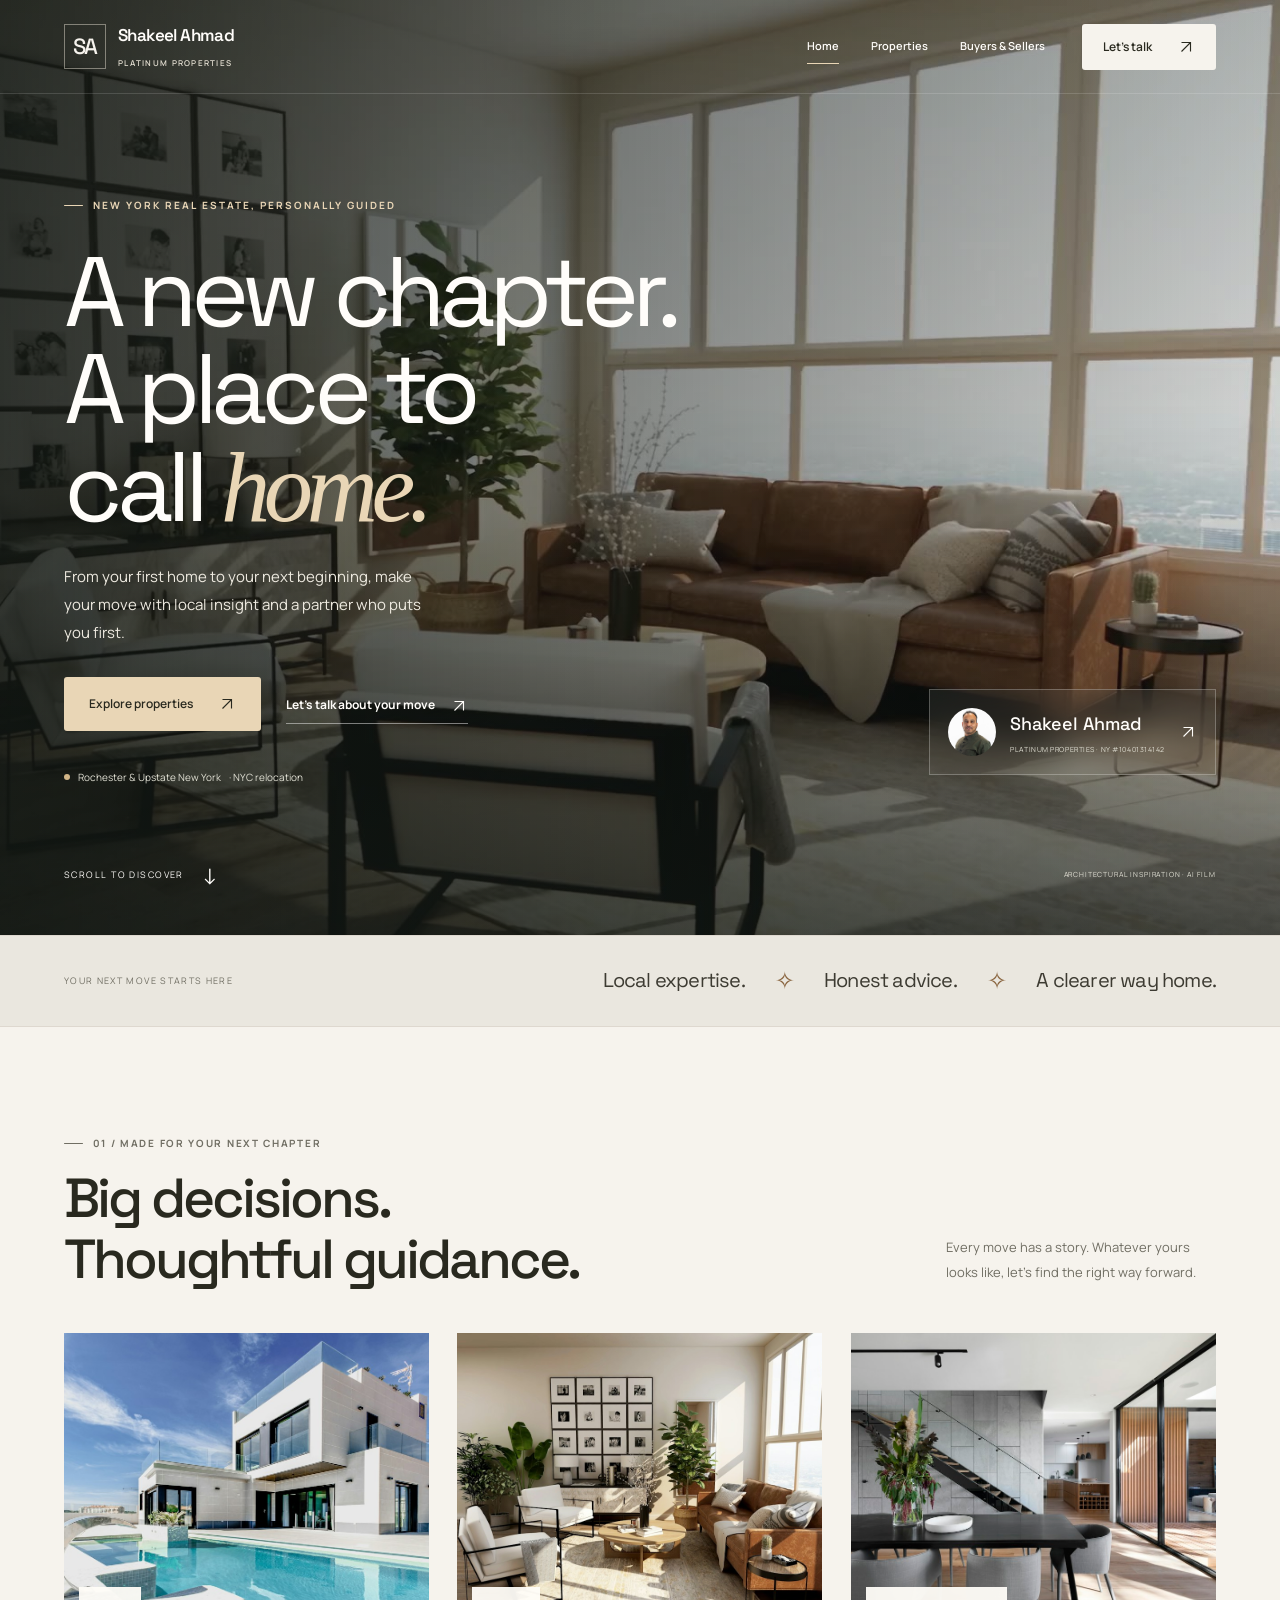
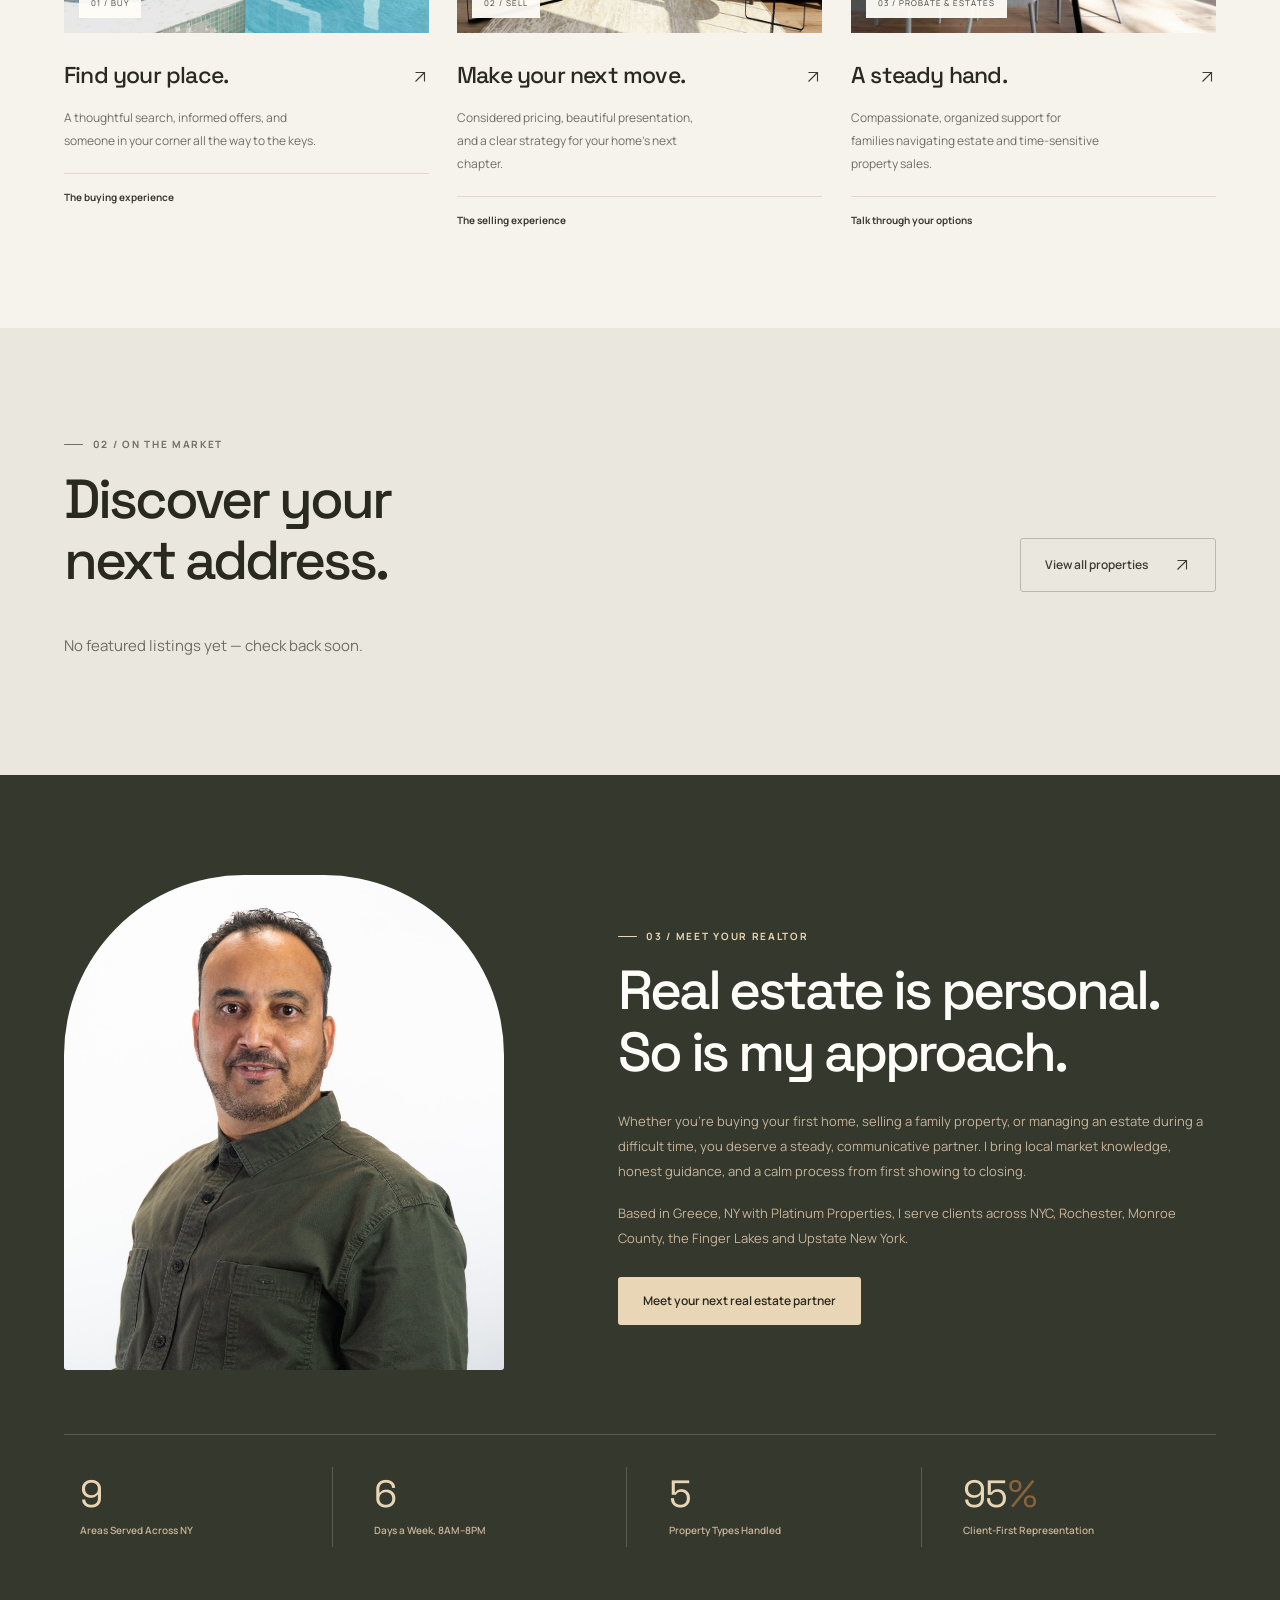
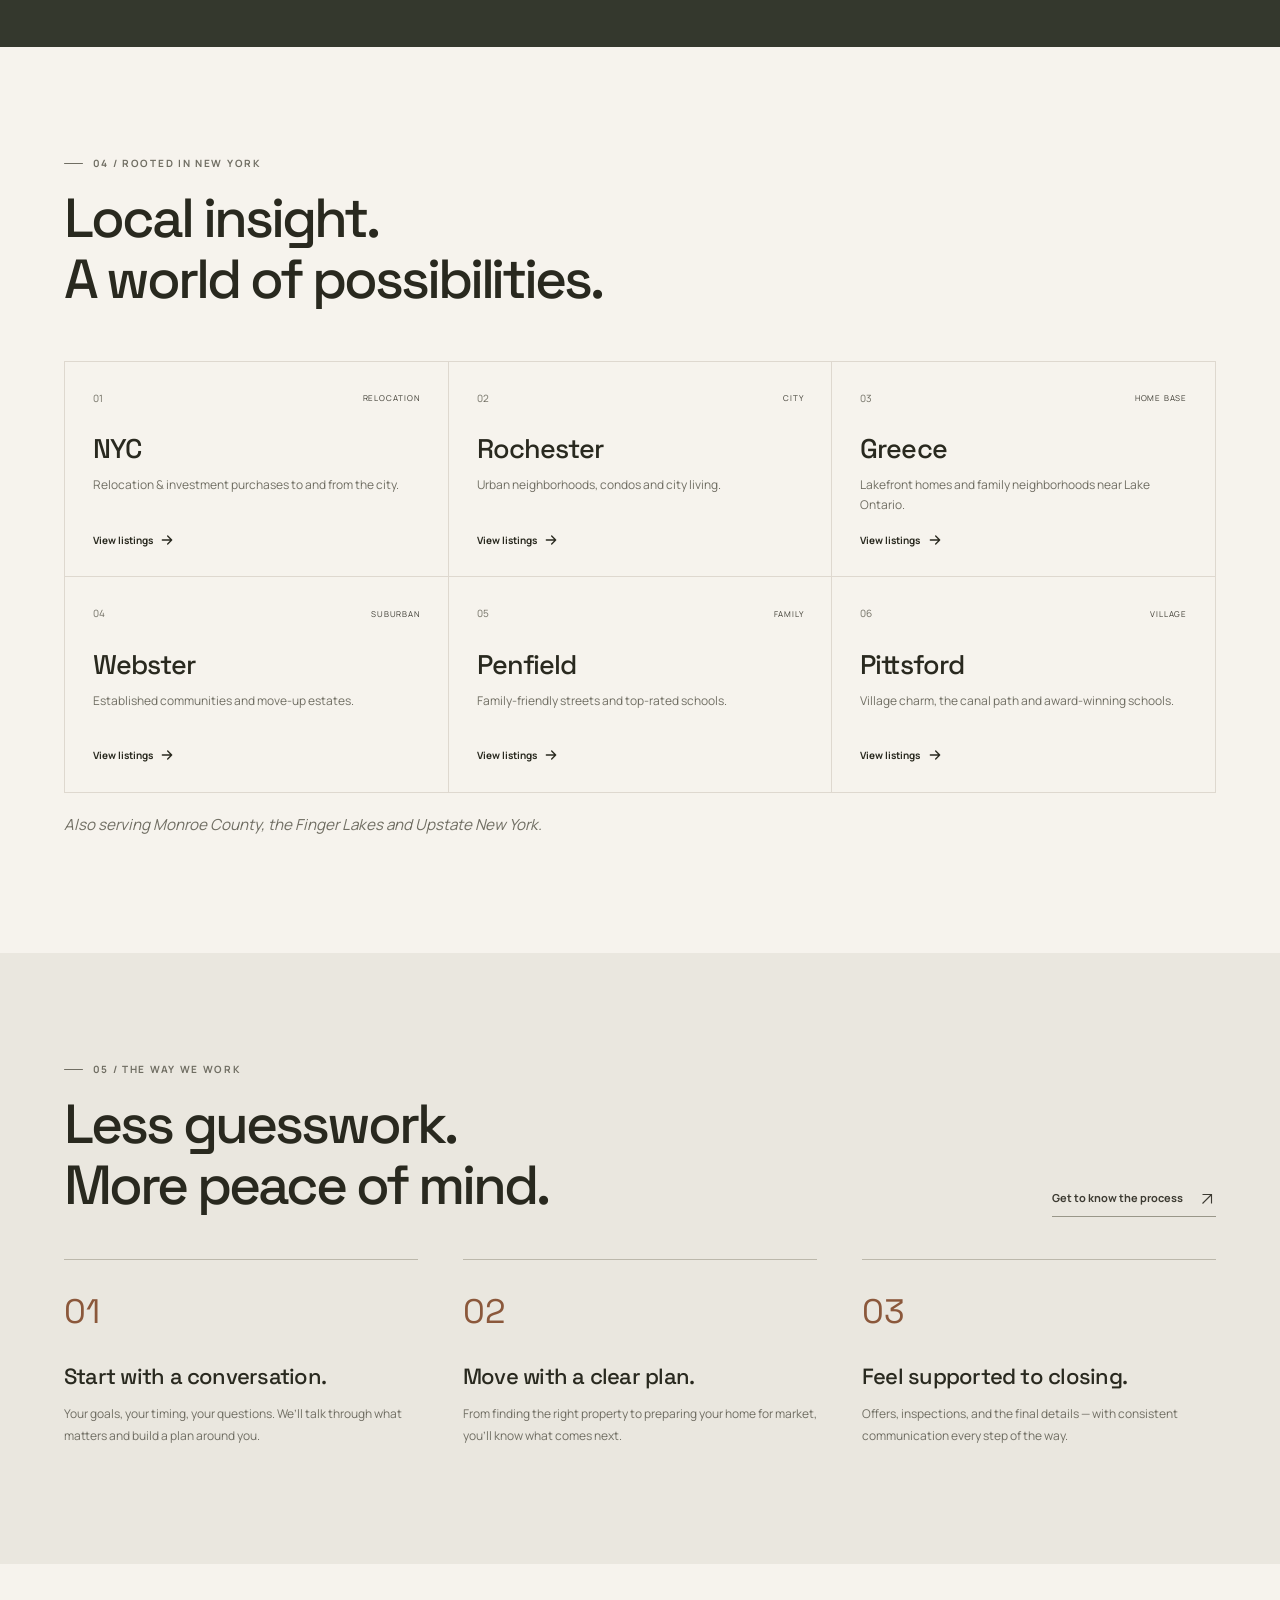
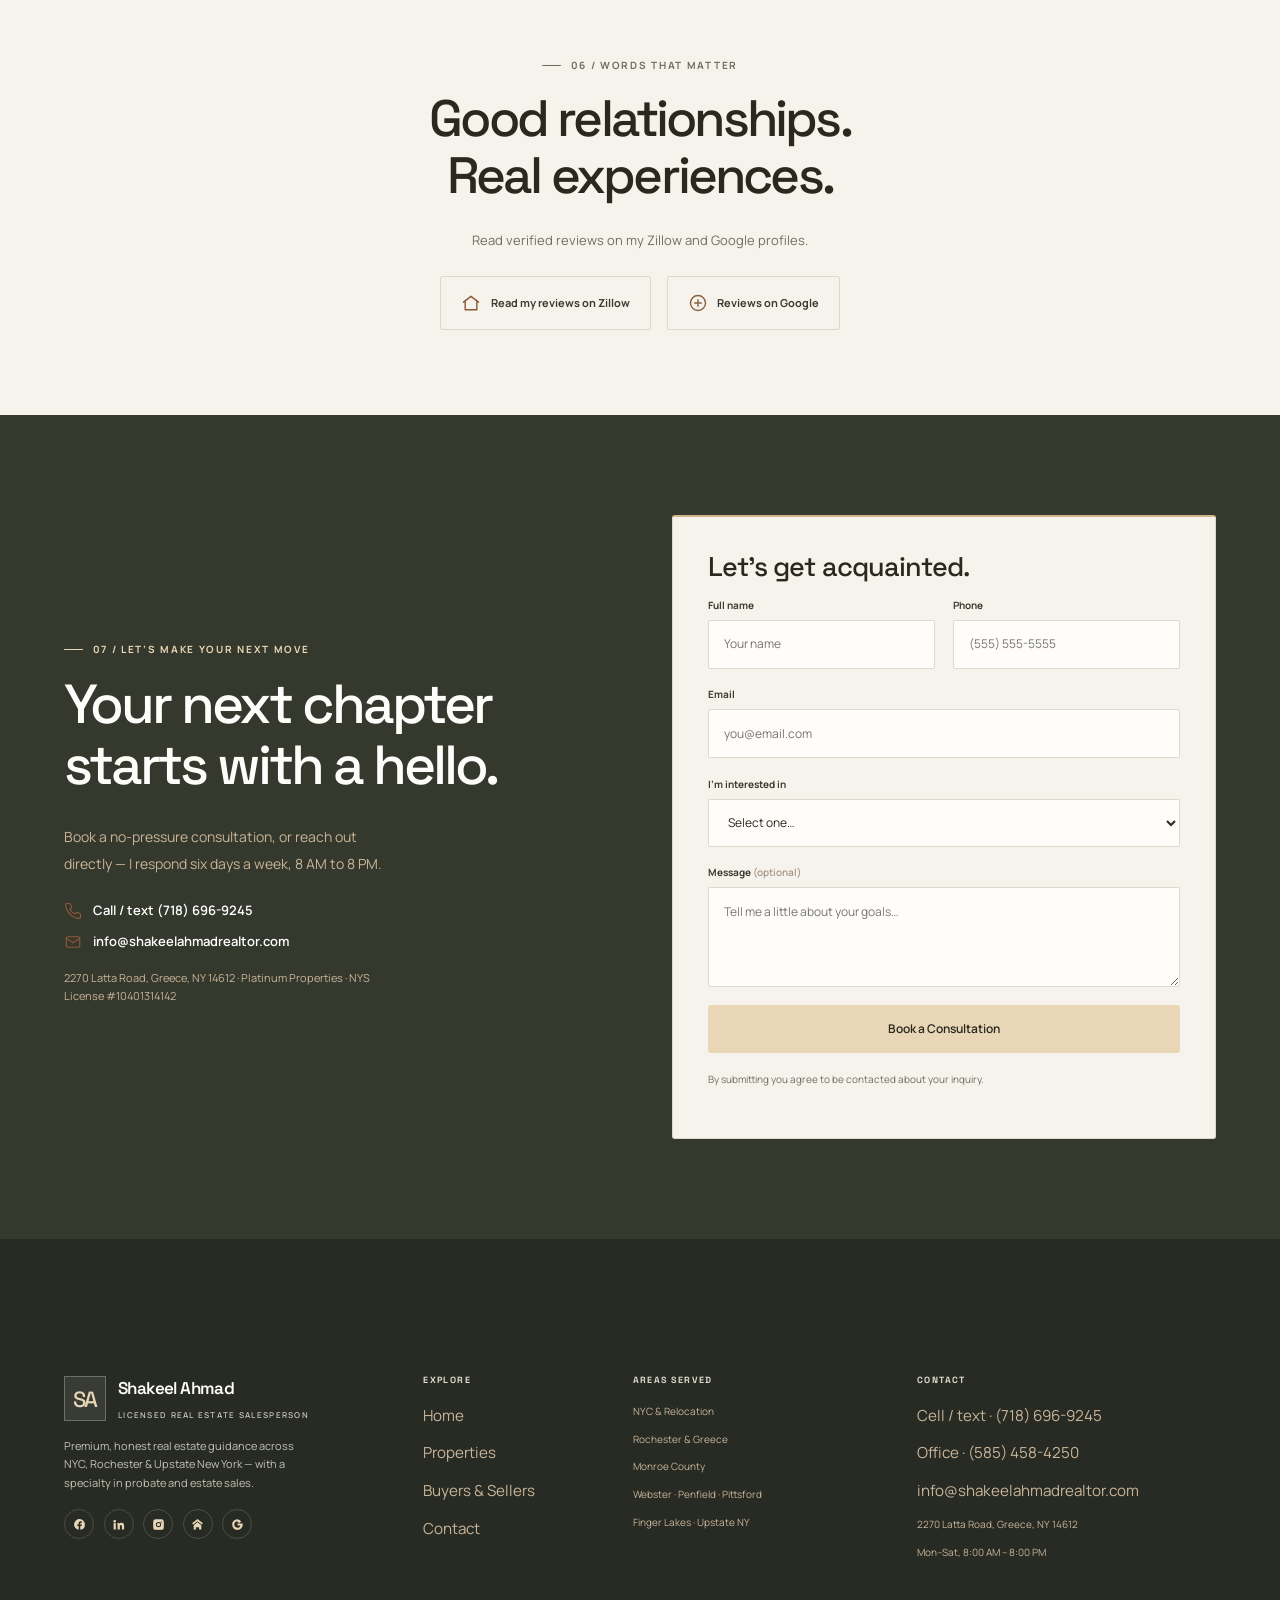
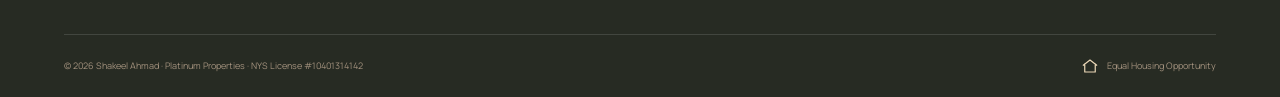
<file: index.html>
<!DOCTYPE html>
<html lang="en">
<head>
  <meta charset="UTF-8">
  <meta name="viewport" content="width=device-width, initial-scale=1">
  <meta name="theme-color" content="#2B1B12">

  <title>Shakeel Ahmad Realtor · NYC, Rochester &amp; Upstate NY Real Estate</title>
  <meta name="description" content="Shakeel Ahmad — Licensed NY Real Estate Salesperson with Platinum Properties. Buy, sell, and navigate probate &amp; estate sales across NYC, Rochester and Upstate New York. Schedule a consultation.">
  <link rel="canonical" href="https://www.shakeelahmadrealtor.com/">

  <meta property="og:type" content="website">
  <meta property="og:site_name" content="Shakeel Ahmad Realtor">
  <meta property="og:title" content="Shakeel Ahmad Realtor · NYC, Rochester &amp; Upstate NY Real Estate">
  <meta property="og:description" content="Premium, honest real estate guidance across NYC, Rochester &amp; Upstate NY. Probate &amp; estate sale specialist.">
  <meta property="og:url" content="https://www.shakeelahmadrealtor.com/">
  <meta property="og:image" content="https://www.shakeelahmadrealtor.com/assets/img/shakeel-ahmad.jpg">
  <meta name="twitter:card" content="summary_large_image">
  <meta name="twitter:title" content="Shakeel Ahmad Realtor · NYC, Rochester &amp; Upstate NY">
  <meta name="twitter:description" content="Premium, honest real estate guidance across NYC, Rochester &amp; Upstate NY.">
  <meta name="twitter:image" content="https://www.shakeelahmadrealtor.com/assets/img/shakeel-ahmad.jpg">

  <link rel="preconnect" href="https://fonts.googleapis.com">
  <link rel="preconnect" href="https://fonts.gstatic.com" crossorigin>
  <link href="https://fonts.googleapis.com/css2?family=Manrope:wght@400;500;600;700;800&family=Space+Grotesk:wght@400;500;600;700&display=swap" rel="stylesheet">
  <link rel="stylesheet" href="assets/css/styles.css">
  <link rel="stylesheet" href="assets/css/cinematic.css">
  <link rel="preload" as="image" href="assets/img/hero-poster.jpg">

  <!-- SEO: structured data — LocalBusiness / RealEstateAgent -->
  <script type="application/ld+json">
  {
    "@context": "https://schema.org",
    "@type": "RealEstateAgent",
    "name": "Shakeel Ahmad",
    "description": "Licensed New York Real Estate Salesperson specializing in residential sales and probate / estate sales across NYC, Rochester and Upstate New York.",
    "url": "https://www.shakeelahmadrealtor.com/",
    "image": "https://www.shakeelahmadrealtor.com/assets/img/shakeel-ahmad.jpg",
    "telephone": "+1-718-696-9245",
    "email": "info@shakeelahmadrealtor.com",
    "priceRange": "$$",
    "address": {
      "@type": "PostalAddress",
      "streetAddress": "2270 Latta Road",
      "addressLocality": "Greece",
      "addressRegion": "NY",
      "postalCode": "14612",
      "addressCountry": "US"
    },
    "areaServed": ["New York City", "Rochester, NY", "Monroe County, NY", "Webster, NY", "Penfield, NY", "Pittsford, NY", "Finger Lakes, NY", "Upstate New York"],
    "openingHoursSpecification": [{
      "@type": "OpeningHoursSpecification",
      "dayOfWeek": ["Monday","Tuesday","Wednesday","Thursday","Friday","Saturday"],
      "opens": "08:00", "closes": "20:00"
    }],
    "memberOf": { "@type": "Organization", "name": "Platinum Properties" },
    "sameAs": [
      "https://www.facebook.com/ShakeelAhmadRealtor/",
      "https://www.linkedin.com/in/shakeel-ahmad-055b8881/",
      "https://www.instagram.com/shakeelahmadrealtor/",
      "https://www.zillow.com/profile/Shakeel%20Ahmad",
      "https://share.google/ZrAXRv1uQOXXVJiJa"
    ]
  }
  </script>
</head>
<body class="home-page cinematic-page">
  <a class="skip-link" href="#main">Skip to content</a>

  <!-- ============================= HEADER ============================= -->
  <header class="site-header">
    <div class="container">
      <a class="brand" href="index.html" aria-label="Shakeel Ahmad Realtor — home">
        <span class="brand__seal" aria-hidden="true">SA</span>
        <span><span class="brand__name">Shakeel Ahmad</span><span class="brand__role">Platinum Properties</span></span>
      </a>
      <nav class="nav" id="primary-nav" aria-label="Primary">
        <a class="nav__link" href="index.html">Home</a>
        <a class="nav__link" href="properties.html">Properties</a>
        <a class="nav__link" href="buyers-sellers.html">Buyers &amp; Sellers</a>
        <span class="nav__cta"><a class="btn btn--primary btn--sm" href="#contact">Let’s talk <span aria-hidden="true"><svg class="direction-arrow" viewBox="0 0 24 24" fill="none" stroke="currentColor" stroke-width="1.5" aria-hidden="true"><path d="M6 18 18 6M6 6h12v12"/></svg></span></a></span>
      </nav>
      <button class="nav-toggle" aria-label="Toggle menu" aria-expanded="false" aria-controls="primary-nav">
        <span class="nav-toggle__bar"></span><span class="nav-toggle__bar"></span><span class="nav-toggle__bar"></span>
      </button>
    </div>
  </header>

  <main id="main">
    <section class="editorial-hero cinematic-hero" aria-labelledby="hero-title">
      <div class="cinematic-media" aria-hidden="true">
        <img class="cinematic-poster" src="assets/img/hero-poster.jpg" alt="" width="1920" height="1080" fetchpriority="high">
        <video id="hero-film" muted loop playsinline preload="none" tabindex="-1" poster="assets/img/hero-poster.jpg" data-desktop-src="assets/video/hero-desktop.mp4" data-mobile-src="assets/video/hero-mobile.mp4"></video>
      </div>
      <div class="cinematic-shade" aria-hidden="true"></div>
      <div class="container editorial-hero__grid">
        <div class="editorial-hero__copy">
          <p class="eyebrow">NEW YORK REAL ESTATE, PERSONALLY GUIDED</p>
          <h1 id="hero-title">A new chapter.<br>A place to<br>call <em>home.</em></h1>
          <p class="editorial-hero__description">From your first home to your next beginning, make your move with local insight and a partner who puts you first.</p>
          <div class="editorial-hero__actions"><a class="btn btn--primary" href="properties.html">Explore properties <span aria-hidden="true"><svg class="direction-arrow" viewBox="0 0 24 24" fill="none" stroke="currentColor" stroke-width="1.5" aria-hidden="true"><path d="M6 18 18 6M6 6h12v12"/></svg></span></a><a class="editorial-link" href="#contact">Let’s talk about your move <span aria-hidden="true"><svg class="direction-arrow" viewBox="0 0 24 24" fill="none" stroke="currentColor" stroke-width="1.5" aria-hidden="true"><path d="M6 18 18 6M6 6h12v12"/></svg></span></a></div>
          <div class="hero-location"><span class="location-dot" aria-hidden="true"></span> Rochester &amp; Upstate New York <span class="hero-location__extra">· NYC relocation</span></div>
        </div>
        <a class="cinematic-agent" href="#about"><img src="assets/img/shakeel-ahmad.jpg" alt="" width="56" height="56"><span><strong>Shakeel Ahmad</strong><small>PLATINUM PROPERTIES · NY #10401314142</small></span><svg class="direction-arrow" viewBox="0 0 24 24" fill="none" stroke="currentColor" stroke-width="1.5" aria-hidden="true"><path d="M6 18 18 6M6 6h12v12"/></svg></a>
      </div>
      <div class="container cinematic-bottom"><a href="#services" class="discover-link">SCROLL TO DISCOVER <span aria-hidden="true">↓</span></a><div class="film-meta"><span>ARCHITECTURAL INSPIRATION · AI FILM</span><button type="button" class="film-toggle" aria-controls="hero-film" hidden>Play background</button></div></div>
    </section>
    <div class="market-ribbon"><div class="container"><span>YOUR NEXT MOVE STARTS HERE</span><p>Local expertise.<i aria-hidden="true">✧</i> Honest advice.<i aria-hidden="true">✧</i> A clearer way home.</p></div></div>

    <section class="section services-section" id="services" aria-labelledby="exp-h">
      <div class="container">
        <div class="editorial-heading"><div><p class="eyebrow">01 / MADE FOR YOUR NEXT CHAPTER</p><h2 id="exp-h">Big decisions.<br>Thoughtful guidance.</h2></div><p>Every move has a story. Whatever yours looks like, let’s find the right way forward.</p></div>
        <div class="service-grid">
          <a class="service-card" href="buyers-sellers.html#buying"><div class="service-card__photo"><img src="assets/img/home-exterior.jpg" alt="Residential architecture inspiration" loading="lazy" width="1000" height="667"><span>01 / BUY</span></div><div class="service-card__title"><h3>Find your place.</h3><span aria-hidden="true"><svg class="direction-arrow" viewBox="0 0 24 24" fill="none" stroke="currentColor" stroke-width="1.5" aria-hidden="true"><path d="M6 18 18 6M6 6h12v12"/></svg></span></div><p>A thoughtful search, informed offers, and someone in your corner all the way to the keys.</p><span class="service-card__link">The buying experience</span></a>
          <a class="service-card" href="buyers-sellers.html#selling"><div class="service-card__photo"><img src="assets/img/home-interior.jpg" alt="Living room staging inspiration" loading="lazy" width="1000" height="667"><span>02 / SELL</span></div><div class="service-card__title"><h3>Make your next move.</h3><span aria-hidden="true"><svg class="direction-arrow" viewBox="0 0 24 24" fill="none" stroke="currentColor" stroke-width="1.5" aria-hidden="true"><path d="M6 18 18 6M6 6h12v12"/></svg></span></div><p>Considered pricing, beautiful presentation, and a clear strategy for your home’s next chapter.</p><span class="service-card__link">The selling experience</span></a>
          <a class="service-card" href="#contact" data-intent="Probate or estate sale"><div class="service-card__photo"><img src="assets/img/home-detail.jpg" alt="Quiet residential interior inspiration" loading="lazy" width="1000" height="667"><span>03 / PROBATE &amp; ESTATES</span></div><div class="service-card__title"><h3>A steady hand.</h3><span aria-hidden="true"><svg class="direction-arrow" viewBox="0 0 24 24" fill="none" stroke="currentColor" stroke-width="1.5" aria-hidden="true"><path d="M6 18 18 6M6 6h12v12"/></svg></span></div><p>Compassionate, organized support for families navigating estate and time-sensitive property sales.</p><span class="service-card__link">Talk through your options</span></a>
        </div>
      </div>
    </section>

    <section class="section section--gray featured-section" aria-labelledby="featured-h"><div class="container"><div class="editorial-heading"><div><p class="eyebrow">02 / ON THE MARKET</p><h2 id="featured-h">Discover your<br>next address.</h2></div><a class="btn btn--outline" href="properties.html">View all properties <span aria-hidden="true"><svg class="direction-arrow" viewBox="0 0 24 24" fill="none" stroke="currentColor" stroke-width="1.5" aria-hidden="true"><path d="M6 18 18 6M6 6h12v12"/></svg></span></a></div><div class="grid grid-3" id="featured-grid"></div></div></section>

    <!-- =========================== ABOUT/BIO =========================== -->
    <section class="section section--navy about-section" aria-labelledby="about-h" id="about">
      <div class="container">
        <div class="grid grid-2" style="align-items:center; gap:clamp(2rem,5vw,4rem)">
          <div data-reveal>
            <div class="about-photo arch-frame">
              <img src="assets/img/shakeel-ahmad.jpg" alt="Shakeel Ahmad, Licensed Real Estate Salesperson with Platinum Properties" loading="lazy" width="877" height="1024">
            </div>
          </div>
          <div data-reveal data-reveal-delay="1">
            <p class="eyebrow on-dark">03 / MEET YOUR REALTOR</p>
            <h2 id="about-h">Real estate is personal.<br>So is my approach.</h2>
            <p class="text-soft">Whether you’re buying your first home, selling a family property, or managing an estate during a difficult time, you deserve a steady, communicative partner. I bring local market knowledge, honest guidance, and a calm process from first showing to closing.</p>
            <p class="text-soft">Based in Greece, NY with Platinum Properties, I serve clients across NYC, Rochester, Monroe County, the Finger Lakes and Upstate New York.</p>

            <div style="margin-top:1.6rem"><a class="btn btn--gold" href="#contact">Meet your next real estate partner</a></div>
          </div>
        </div>

        <!-- Counters render from STATS (factual only) -->
        <div class="stats" id="stats-grid" style="margin-top:clamp(2.5rem,5vw,4rem)"></div>
      </div>
    </section>

    <!-- ========================== AREAS SERVED ========================== -->
    <section class="section" aria-labelledby="areas-h">
      <div class="container">
        <div class="results-meta" data-reveal>
          <div>
            <p class="eyebrow">04 / ROOTED IN NEW YORK</p>
            <h2 id="areas-h">Local insight.<br>A world of possibilities.</h2>
          </div>
        </div>
        <!-- Area cards render from AREAS -->
        <div class="areas-grid" id="areas-grid"></div>
        <p class="note-italic" style="margin-top:1.2rem">Also serving Monroe County, the Finger Lakes and Upstate New York.</p>
      </div>
    </section>

    <section class="section process-section" aria-labelledby="process-h"><div class="container"><div class="editorial-heading"><div><p class="eyebrow">05 / THE WAY WE WORK</p><h2 id="process-h">Less guesswork.<br>More peace of mind.</h2></div><a class="editorial-link" href="buyers-sellers.html">Get to know the process <span aria-hidden="true"><svg class="direction-arrow" viewBox="0 0 24 24" fill="none" stroke="currentColor" stroke-width="1.5" aria-hidden="true"><path d="M6 18 18 6M6 6h12v12"/></svg></span></a></div><div class="process-grid"><article><span>01</span><h3>Start with a conversation.</h3><p>Your goals, your timing, your questions. We’ll talk through what matters and build a plan around you.</p></article><article><span>02</span><h3>Move with a clear plan.</h3><p>From finding the right property to preparing your home for market, you’ll know what comes next.</p></article><article><span>03</span><h3>Feel supported to closing.</h3><p>Offers, inspections, and the final details — with consistent communication every step of the way.</p></article></div></div></section>

    <!-- ========================= REVIEWS STRIP ========================= -->
    <section class="section section--tight center review-section" aria-labelledby="reviews-h">
      <div class="container narrow">
        <p class="eyebrow center">06 / WORDS THAT MATTER</p>
        <h2 id="reviews-h">Good relationships.<br>Real experiences.</h2>
        <p class="lede mx-auto">Read verified reviews on my Zillow and Google profiles.</p>
        <div class="trust-strip" data-reveal style="justify-content:center; margin-top:1.5rem">
          <a class="trust-pill" href="https://www.zillow.com/profile/Shakeel%20Ahmad" target="_blank" rel="noopener"><svg viewBox="0 0 24 24" fill="none" stroke="var(--blue)" stroke-width="1.7" stroke-linecap="round" stroke-linejoin="round"><path d="m3 11 9-7 9 7M5 9v11h14V9"/></svg> Read my reviews on Zillow</a>
          <a class="trust-pill" href="https://share.google/ZrAXRv1uQOXXVJiJa" target="_blank" rel="noopener"><svg viewBox="0 0 24 24" fill="none" stroke="var(--gold-dark)" stroke-width="1.7" stroke-linecap="round" stroke-linejoin="round"><circle cx="12" cy="12" r="9"/><path d="M12 8v8M8 12h8"/></svg> Reviews on Google</a>
        </div>
      </div>
    </section>

    <!-- ============================ CONTACT ============================ -->
    <section class="section section--navy" aria-labelledby="contact-h" id="contact">
      <div class="container">
        <div class="grid grid-2" style="gap:clamp(2rem,5vw,4rem); align-items:center">
          <div data-reveal>
            <p class="eyebrow on-dark">07 / LET’S MAKE YOUR NEXT MOVE</p>
            <h2 id="contact-h">Your next chapter<br>starts with a hello.</h2>
            <p class="lede">Book a no-pressure consultation, or reach out directly — I respond six days a week, 8 AM to 8 PM.</p>
            <div class="contact-list" style="margin-top:1.4rem; font-size:1.05rem">
              <a href="tel:+17186969245" style="color:#fff"><svg viewBox="0 0 24 24" fill="none" stroke="var(--gold-light)" stroke-width="1.6" stroke-linecap="round" stroke-linejoin="round"><path d="M22 16.9v3a2 2 0 0 1-2.2 2 19.8 19.8 0 0 1-8.6-3 19.5 19.5 0 0 1-6-6 19.8 19.8 0 0 1-3-8.6A2 2 0 0 1 4.1 2h3a2 2 0 0 1 2 1.7c.1.9.3 1.8.7 2.7a2 2 0 0 1-.5 2.1L8.1 9.9a16 16 0 0 0 6 6l1.4-1.2a2 2 0 0 1 2.1-.5c.9.4 1.8.6 2.7.7a2 2 0 0 1 1.7 2Z"/></svg> Call / text (718) 696-9245</a>
              <a href="mailto:info@shakeelahmadrealtor.com" style="color:#fff"><svg viewBox="0 0 24 24" fill="none" stroke="var(--gold-light)" stroke-width="1.6" stroke-linecap="round" stroke-linejoin="round"><rect x="3" y="5" width="18" height="14" rx="2"/><path d="m3 7 9 6 9-6"/></svg> info@shakeelahmadrealtor.com</a>
            </div>
            <p class="text-soft" style="margin-top:1rem">2270 Latta Road, Greece, NY 14612 · Platinum Properties · NYS License #10401314142</p>
          </div>

          <!-- THE single shared "Book a Consultation" form (rendered by main.js) -->
          <div class="card form-card form-card--accent" data-reveal data-reveal-delay="1">
            <h3 style="margin-bottom:1rem">Let’s get acquainted.</h3>
            <div id="home-consultation" data-consultation-mount data-source-page="Home"></div>
          </div>
        </div>
      </div>
    </section>
  </main>

  <!-- ============================= FOOTER ============================= -->
  <!--#footer-->
  <footer class="site-footer">
    <div class="container">
      <div class="footer-grid">
        <div class="footer-col footer-brand">
          <a class="brand" href="index.html" aria-label="Shakeel Ahmad Realtor — home">
            <span class="brand__seal" aria-hidden="true">SA</span>
            <span><span class="brand__name">Shakeel Ahmad</span><span class="brand__role">Licensed Real Estate Salesperson</span></span>
          </a>
          <p class="text-soft" style="margin-top:1rem; max-width:34ch">Premium, honest real estate guidance across NYC, Rochester &amp; Upstate New York — with a specialty in probate and estate sales.</p>
          <div class="social-row">
            <a class="social-link" href="https://www.facebook.com/ShakeelAhmadRealtor/" target="_blank" rel="noopener" aria-label="Facebook"><svg viewBox="0 0 24 24" aria-hidden="true"><path d="M22 12a10 10 0 1 0-11.6 9.9v-7H7.9V12h2.5V9.8c0-2.5 1.5-3.9 3.8-3.9 1.1 0 2.2.2 2.2.2v2.5h-1.3c-1.2 0-1.6.8-1.6 1.6V12h2.8l-.4 2.9h-2.4v7A10 10 0 0 0 22 12Z"/></svg></a>
            <a class="social-link" href="https://www.linkedin.com/in/shakeel-ahmad-055b8881/" target="_blank" rel="noopener" aria-label="LinkedIn"><svg viewBox="0 0 24 24" aria-hidden="true"><path d="M4.98 3.5A2.5 2.5 0 1 0 5 8.5a2.5 2.5 0 0 0 0-5ZM3 9h4v12H3zM10 9h3.8v1.7h.1c.5-1 1.8-2 3.7-2 4 0 4.7 2.6 4.7 6V21h-4v-5.3c0-1.3 0-2.9-1.8-2.9s-2 1.4-2 2.8V21h-4z"/></svg></a>
            <a class="social-link" href="https://www.instagram.com/shakeelahmadrealtor/" target="_blank" rel="noopener" aria-label="Instagram"><svg viewBox="0 0 24 24" aria-hidden="true"><path d="M12 2.2c3.2 0 3.6 0 4.9.1 1.2.1 1.8.3 2.2.4.6.2 1 .5 1.4.9.4.4.7.8.9 1.4.1.4.3 1 .4 2.2.1 1.3.1 1.7.1 4.9s0 3.6-.1 4.9c-.1 1.2-.3 1.8-.4 2.2-.2.6-.5 1-.9 1.4-.4.4-.8.7-1.4.9-.4.1-1 .3-2.2.4-1.3.1-1.7.1-4.9.1s-3.6 0-4.9-.1c-1.2-.1-1.8-.3-2.2-.4a3.8 3.8 0 0 1-1.4-.9 3.8 3.8 0 0 1-.9-1.4c-.1-.4-.3-1-.4-2.2C2.2 15.6 2.2 15.2 2.2 12s0-3.6.1-4.9c.1-1.2.3-1.8.4-2.2.2-.6.5-1 .9-1.4.4-.4.8-.7 1.4-.9.4-.1 1-.3 2.2-.4C8.4 2.2 8.8 2.2 12 2.2Zm0 5a4.9 4.9 0 1 0 0 9.8 4.9 4.9 0 0 0 0-9.8Zm0 1.8a3.1 3.1 0 1 1 0 6.2 3.1 3.1 0 0 1 0-6.2Zm5.1-2.5a1.1 1.1 0 1 0 0 2.3 1.1 1.1 0 0 0 0-2.3Z"/></svg></a>
            <a class="social-link" href="https://www.zillow.com/profile/Shakeel%20Ahmad" target="_blank" rel="noopener" aria-label="Zillow profile"><svg viewBox="0 0 24 24" aria-hidden="true"><path d="M12 2 2 9.5l2 2.5 8-6.2 8 6.2 2-2.5L12 2Zm0 6L5 13.4V21h4v-4h6v4h4v-7.6L12 8Z"/></svg></a>
            <a class="social-link" href="https://share.google/ZrAXRv1uQOXXVJiJa" target="_blank" rel="noopener" aria-label="Google Business Profile"><svg viewBox="0 0 24 24" aria-hidden="true"><path d="M21.6 12.2c0-.7-.1-1.3-.2-1.9H12v3.7h5.4a4.6 4.6 0 0 1-2 3v2.5h3.2c1.9-1.7 3-4.3 3-7.3Zm-9.6 9.6c2.7 0 5-.9 6.6-2.4l-3.2-2.5c-.9.6-2 1-3.4 1-2.6 0-4.8-1.7-5.6-4.1H3.1v2.6A10 10 0 0 0 12 21.8Zm-5.6-7.9a6 6 0 0 1 0-3.8V7.5H3.1a10 10 0 0 0 0 9l3.3-2.6Zm5.6-6c1.5 0 2.8.5 3.8 1.5l2.9-2.9A10 10 0 0 0 12 2.2 10 10 0 0 0 3.1 7.5l3.3 2.6c.8-2.4 3-4.1 5.6-4.1Z"/></svg></a>
          </div>
        </div>
        <div class="footer-col">
          <h4>Explore</h4>
          <ul>
            <li><a href="index.html">Home</a></li>
            <li><a href="properties.html">Properties</a></li>
            <li><a href="buyers-sellers.html">Buyers &amp; Sellers</a></li>
            <li><a href="#contact">Contact</a></li>
          </ul>
        </div>
        <div class="footer-col">
          <h4>Areas Served</h4>
          <ul>
            <li>NYC &amp; Relocation</li>
            <li>Rochester &amp; Greece</li>
            <li>Monroe County</li>
            <li>Webster · Penfield · Pittsford</li>
            <li>Finger Lakes · Upstate NY</li>
          </ul>
        </div>
        <div class="footer-col">
          <h4>Contact</h4>
          <ul>
            <li><a href="tel:+17186969245">Cell / text · (718) 696-9245</a></li>
            <li><a href="tel:+15854584250">Office · (585) 458-4250</a></li>
            <li><a href="mailto:info@shakeelahmadrealtor.com">info@shakeelahmadrealtor.com</a></li>
            <li>2270 Latta Road, Greece, NY 14612</li>
            <li>Mon–Sat, 8:00 AM – 8:00 PM</li>
          </ul>
        </div>
      </div>
      <div class="footer-bottom">
        <span>&copy; <span data-year>2026</span> Shakeel Ahmad · Platinum Properties · NYS License #10401314142</span>
        <span class="eho"><svg viewBox="0 0 24 24" fill="none" stroke="currentColor" stroke-width="1.6" stroke-linecap="round" stroke-linejoin="round" aria-hidden="true"><path d="m3 11 9-7 9 7M5 9v11h14V9"/></svg> Equal Housing Opportunity</span>
      </div>
    </div>
  </footer>

  <!-- ===================== STICKY MOBILE CTA BAR ===================== -->
  <nav class="mobile-cta" aria-label="Quick contact">
    <a href="tel:+17186969245" class="is-primary"><svg viewBox="0 0 24 24" fill="none" stroke="currentColor" stroke-width="1.8" stroke-linecap="round" stroke-linejoin="round" aria-hidden="true"><path d="M22 16.9v3a2 2 0 0 1-2.2 2 19.8 19.8 0 0 1-8.6-3 19.5 19.5 0 0 1-6-6 19.8 19.8 0 0 1-3-8.6A2 2 0 0 1 4.1 2h3a2 2 0 0 1 2 1.7c.1.9.3 1.8.7 2.7a2 2 0 0 1-.5 2.1L8.1 9.9a16 16 0 0 0 6 6l1.4-1.2a2 2 0 0 1 2.1-.5c.9.4 1.8.6 2.7.7a2 2 0 0 1 1.7 2Z"/></svg> Call Now</a>
    <a href="#contact"><svg viewBox="0 0 24 24" fill="none" stroke="currentColor" stroke-width="1.8" stroke-linecap="round" stroke-linejoin="round" aria-hidden="true"><rect x="3" y="5" width="18" height="16" rx="2"/><path d="M3 9h18M8 3v4M16 3v4"/></svg> Consultation</a>
  </nav>

  <script src="assets/js/data.js"></script>
  <script src="assets/js/main.js"></script>
  <script src="assets/js/cinematic.js" defer></script>
</body>
</html>
</file>
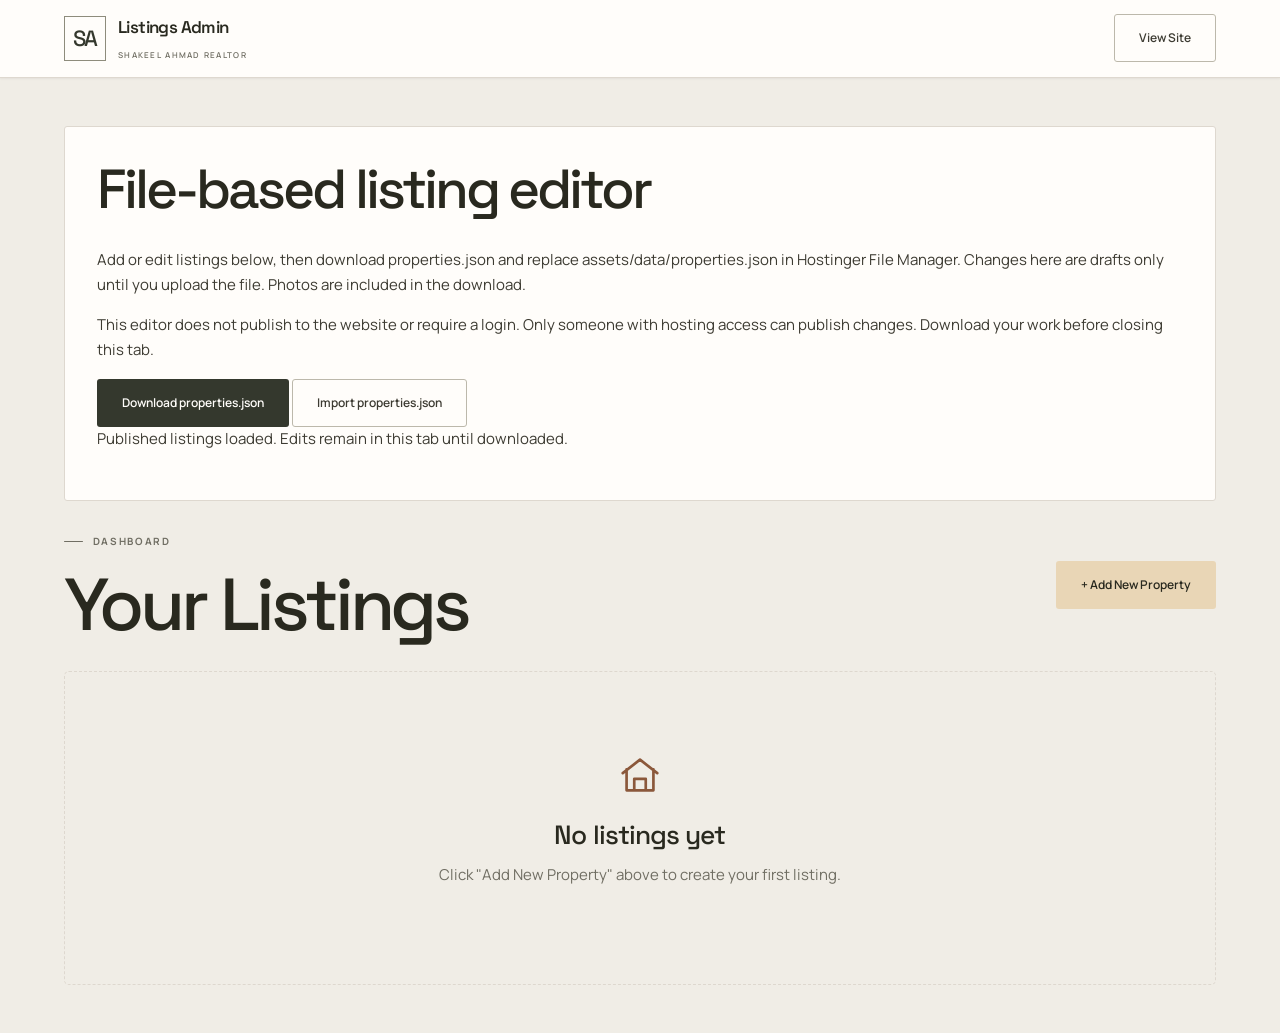
<file: admin.html>
<!DOCTYPE html>
<html lang="en">
<head>
  <meta charset="UTF-8">
  <meta name="viewport" content="width=device-width, initial-scale=1">
  <meta name="theme-color" content="#2B1B12">
  <meta name="robots" content="noindex, nofollow">

  <title>Admin · Shakeel Ahmad Realtor</title>
  <meta name="description" content="File-based listings editor.">

  <link rel="preconnect" href="https://fonts.googleapis.com">
  <link rel="preconnect" href="https://fonts.gstatic.com" crossorigin>
  <link href="https://fonts.googleapis.com/css2?family=Manrope:wght@400;500;600;700;800&family=Space+Grotesk:wght@400;500;600;700&display=swap" rel="stylesheet">
  <link rel="stylesheet" href="assets/css/styles.css">
</head>
<body class="admin-body">
  <a class="skip-link" href="#main">Skip to content</a>

  <!-- ============================= HEADER ============================= -->
  <header class="admin-header">
    <div class="container">
      <a class="brand" href="admin.html" aria-label="Shakeel Ahmad Realtor — admin">
        <span class="brand__seal" aria-hidden="true">SA</span>
        <span><span class="brand__name">Listings Admin</span><span class="brand__role">Shakeel Ahmad Realtor</span></span>
      </a>
      <div class="admin-header__actions">
        <a class="btn btn--outline btn--sm" href="index.html" target="_blank" rel="noopener">View Site</a>
      </div>
    </div>
  </header>

  <main id="main" class="admin-main">
    <section class="container" id="dashboard-view">
      <div class="card card-pad" style="margin-bottom:1.5rem">
        <h2>File-based listing editor</h2>
        <p>Add or edit listings below, then download properties.json and replace assets/data/properties.json in Hostinger File Manager. Changes here are drafts only until you upload the file. Photos are included in the download.</p>
        <p>This editor does not publish to the website or require a login. Only someone with hosting access can publish changes. Download your work before closing this tab.</p>
        <button class="btn btn--primary" id="export-listings" type="button" disabled>Download properties.json</button>
        <label class="btn btn--outline" for="import-listings">Import properties.json</label>
        <input type="file" id="import-listings" accept=".json,application/json" hidden>
        <p id="draft-status" role="status">Loading published listings…</p>
      </div>
      <div class="admin-toolbar">
        <div>
          <p class="eyebrow">Dashboard</p>
          <h1 style="margin-bottom:0">Your Listings</h1>
        </div>
        <button class="btn btn--gold" id="add-property-btn" type="button" disabled>+ Add New Property</button>
      </div>

      <p class="text-soft" id="properties-loading">Loading your listings…</p>

      <div class="admin-table-wrap" id="properties-table-wrap" hidden>
        <table class="admin-table">
          <thead>
            <tr>
              <th scope="col">Photo</th>
              <th scope="col">Address</th>
              <th scope="col">Price</th>
              <th scope="col">Status</th>
              <th scope="col">Featured</th>
              <th scope="col">Actions</th>
            </tr>
          </thead>
          <tbody id="properties-tbody"></tbody>
        </table>
      </div>

      <div class="empty-state" id="properties-empty" hidden>
        <svg viewBox="0 0 24 24" fill="none" stroke-linecap="round" stroke-linejoin="round" stroke-width="1.4" aria-hidden="true"><path d="m3 11 9-7 9 7M5 9v11h14V9M9 20v-6h6v6"/></svg>
        <h3>No listings yet</h3>
        <p class="text-soft">Click "Add New Property" above to create your first listing.</p>
      </div>
    </section>
  </main>

  <!-- ===================== ADD / EDIT PROPERTY MODAL =================== -->
  <div class="admin-modal-backdrop" id="property-modal" hidden>
    <div class="admin-modal" role="dialog" aria-modal="true" aria-labelledby="property-modal-title">
      <div class="admin-modal__head">
        <h2 id="property-modal-title" style="margin:0; font-size:1.3rem">Add New Property</h2>
        <button class="admin-modal__close" id="property-modal-close" type="button" aria-label="Close">
          <svg viewBox="0 0 24 24" fill="none" stroke="currentColor" stroke-width="2" stroke-linecap="round" stroke-linejoin="round"><path d="M18 6 6 18M6 6l12 12"/></svg>
        </button>
      </div>
      <div class="admin-modal__body">
        <form class="form" id="property-form" novalidate>
          <input type="hidden" id="pf-id" name="id">

          <div class="admin-form-grid">
            <div class="field-group field-group--span2">
              <label for="pf-address">Street address</label>
              <input id="pf-address" name="address" type="text" required placeholder="184 Edgemere Drive">
              <span class="error-msg">Please enter the street address.</span>
            </div>
            <div class="field-group">
              <label for="pf-city">City</label>
              <input id="pf-city" name="city" type="text" required placeholder="Greece">
              <span class="error-msg">Please enter the city.</span>
            </div>
            <div class="field-group">
              <label for="pf-state">State</label>
              <input id="pf-state" name="state" type="text" required maxlength="2" placeholder="NY" value="NY" style="text-transform:uppercase">
              <span class="error-msg">Please enter a 2-letter state.</span>
            </div>
            <div class="field-group">
              <label for="pf-zip">Zip code</label>
              <input id="pf-zip" name="zip" type="text" required placeholder="14612">
              <span class="error-msg">Please enter the zip code.</span>
            </div>
            <div class="field-group">
              <label for="pf-price">Price ($)</label>
              <input id="pf-price" name="price" type="number" min="0" step="1000" required placeholder="539000">
              <span class="error-msg">Please enter a price.</span>
            </div>
            <div class="field-group">
              <label for="pf-status">Status</label>
              <select id="pf-status" name="status" required>
                <option>For Sale</option>
                <option>Pending</option>
                <option>Sold</option>
              </select>
            </div>
            <div class="field-group">
              <label for="pf-type">Property type</label>
              <select id="pf-type" name="type" required>
                <option>Single-Family</option>
                <option>Condo</option>
                <option>Townhouse</option>
                <option>Multi-Family</option>
                <option>Land</option>
              </select>
            </div>
            <div class="field-group">
              <label for="pf-beds">Beds</label>
              <input id="pf-beds" name="beds" type="number" min="0" step="1" placeholder="4">
            </div>
            <div class="field-group">
              <label for="pf-baths">Baths</label>
              <input id="pf-baths" name="baths" type="number" min="0" step="0.5" placeholder="3">
            </div>
            <div class="field-group">
              <label for="pf-sqft">Square feet</label>
              <input id="pf-sqft" name="sqft" type="number" min="0" step="1" placeholder="2840">
            </div>
            <div class="field-group">
              <label for="pf-year">Year built</label>
              <input id="pf-year" name="yearBuilt" type="number" min="1700" max="2100" step="1" placeholder="2006">
            </div>
            <div class="field-group" style="align-self:end; padding-bottom:.6rem">
              <label style="display:flex; align-items:center; gap:.6rem; text-transform:none; letter-spacing:0; font-size:.95rem; color:var(--charcoal); font-weight:600">
                <input id="pf-featured" name="featured" type="checkbox" style="width:auto">
                Feature on homepage
              </label>
            </div>

            <div class="field-group field-group--span2">
              <label for="pf-short">Short description <span style="text-transform:none; letter-spacing:0; font-weight:600; color:var(--slate-light)">(shown on listing cards)</span></label>
              <input id="pf-short" name="short_desc" type="text" required placeholder="Light-filled colonial with lake views and a finished walkout.">
              <span class="error-msg">Please add a short description.</span>
            </div>
            <div class="field-group field-group--span2">
              <label for="pf-desc">Full description</label>
              <textarea id="pf-desc" name="description" placeholder="Full paragraph for the listing's detail page…"></textarea>
            </div>

            <div class="field-group field-group--span2">
              <label for="pf-feature-input">Features &amp; amenities</label>
              <div class="chip-input__row">
                <input id="pf-feature-input" type="text" placeholder="e.g. Chef’s kitchen — press Enter to add">
                <button class="btn btn--outline btn--sm" type="button" id="pf-feature-add">Add</button>
              </div>
              <div class="chip-list" id="pf-feature-chips"></div>
            </div>

            <div class="field-group field-group--span2">
              <label>Photos</label>
              <div class="dropzone" id="pf-dropzone" tabindex="0" role="button" aria-label="Upload photos">
                <svg viewBox="0 0 24 24" fill="none" stroke="currentColor" stroke-width="1.6" stroke-linecap="round" stroke-linejoin="round"><path d="M12 16V4M12 4 7 9M12 4l5 5"/><path d="M4 16v3a2 2 0 0 0 2 2h12a2 2 0 0 0 2-2v-3"/></svg>
                <p class="dropzone__hint"><strong>Click to upload</strong> or drag photos here</p>
              </div>
              <input type="file" id="pf-file-input" accept="image/*" multiple hidden>
              <p class="admin-hint">The first photo becomes the main listing photo. At least one photo is required.</p>
              <div class="photo-grid" id="pf-photo-grid"></div>
              <p class="admin-hint admin-hint--error" id="pf-photo-error" hidden>Please add at least one photo before saving.</p>
            </div>
          </div>

          <div style="display:flex; gap:.8rem; margin-top:1.6rem">
            <button class="btn btn--outline" type="button" id="property-form-cancel">Cancel</button>
            <button class="btn btn--gold" type="submit" id="property-form-submit">Save Draft</button>
          </div>
        </form>
      </div>
    </div>
  </div>

  <!-- ============================= TOASTS =============================== -->
  <div class="admin-toast" id="toast-root" aria-live="polite"></div>

  <script type="module" src="assets/js/admin.js"></script>
</body>
</html>
</file>
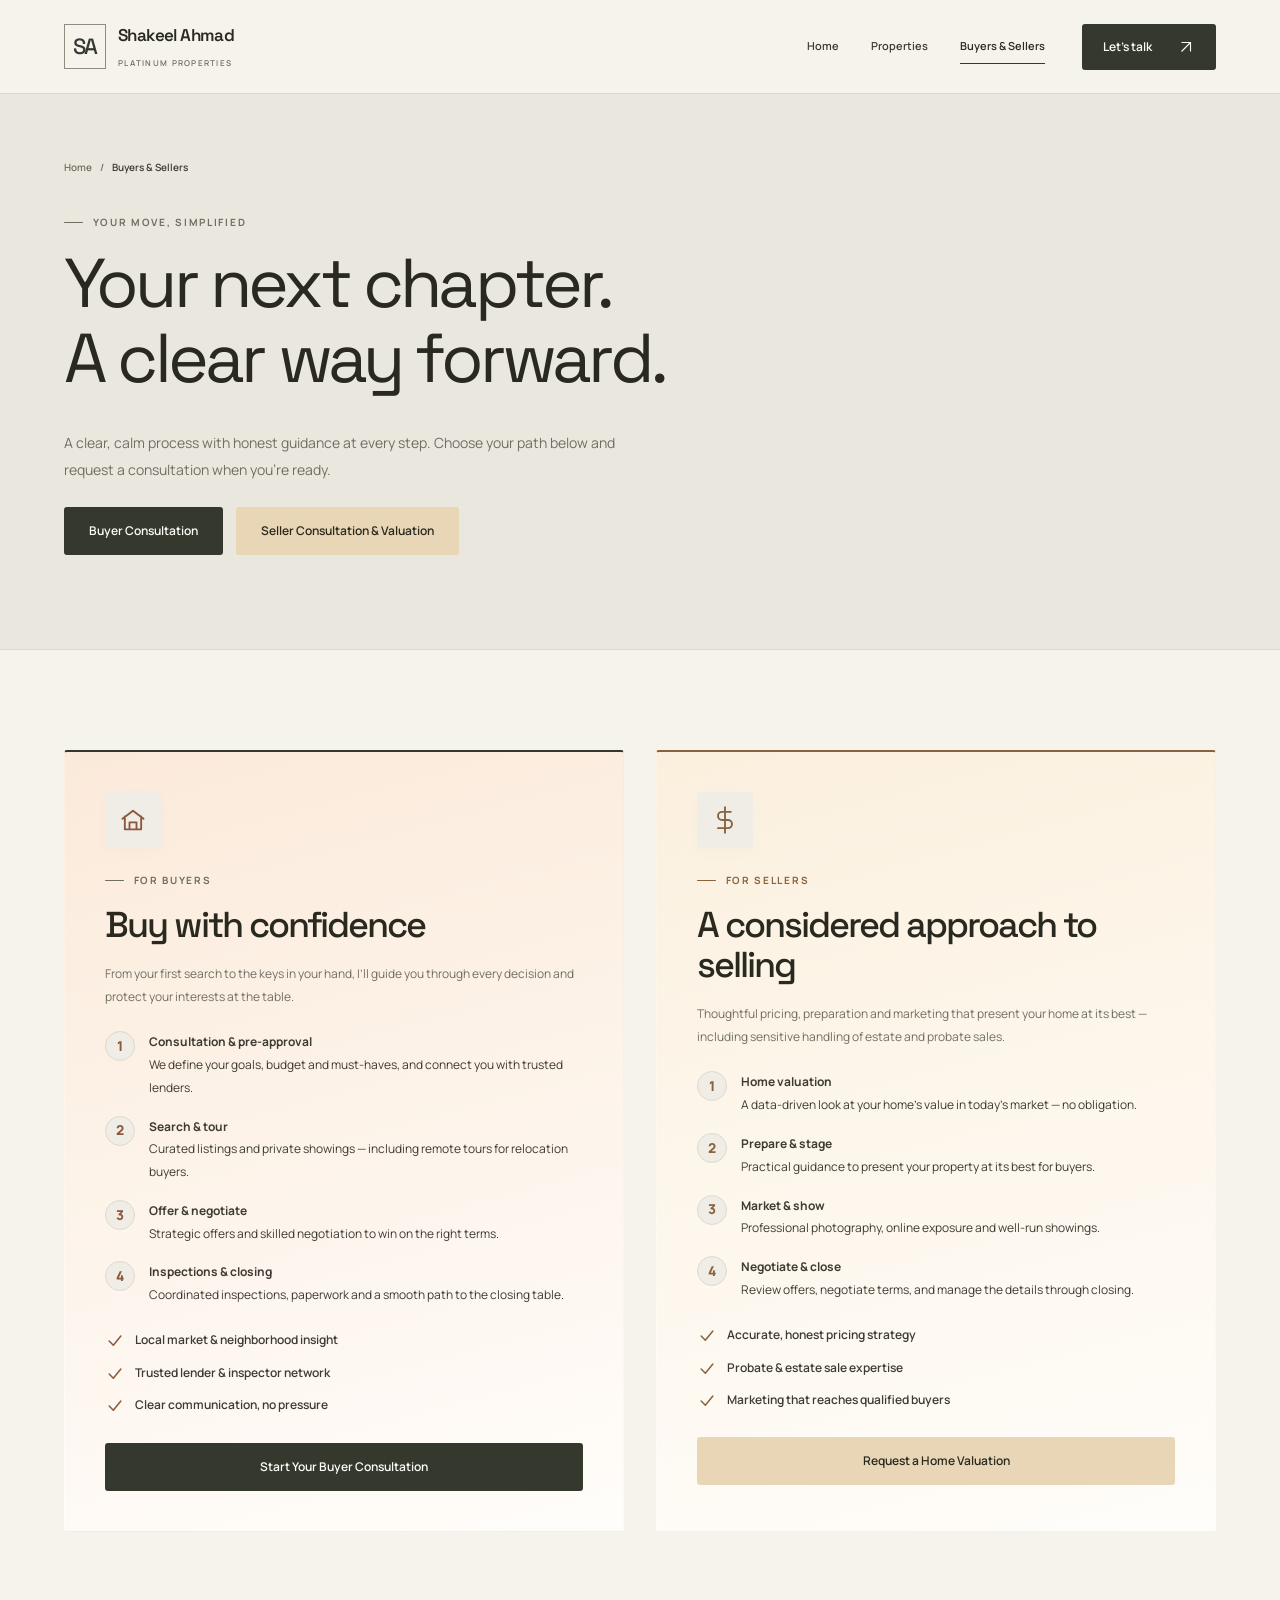
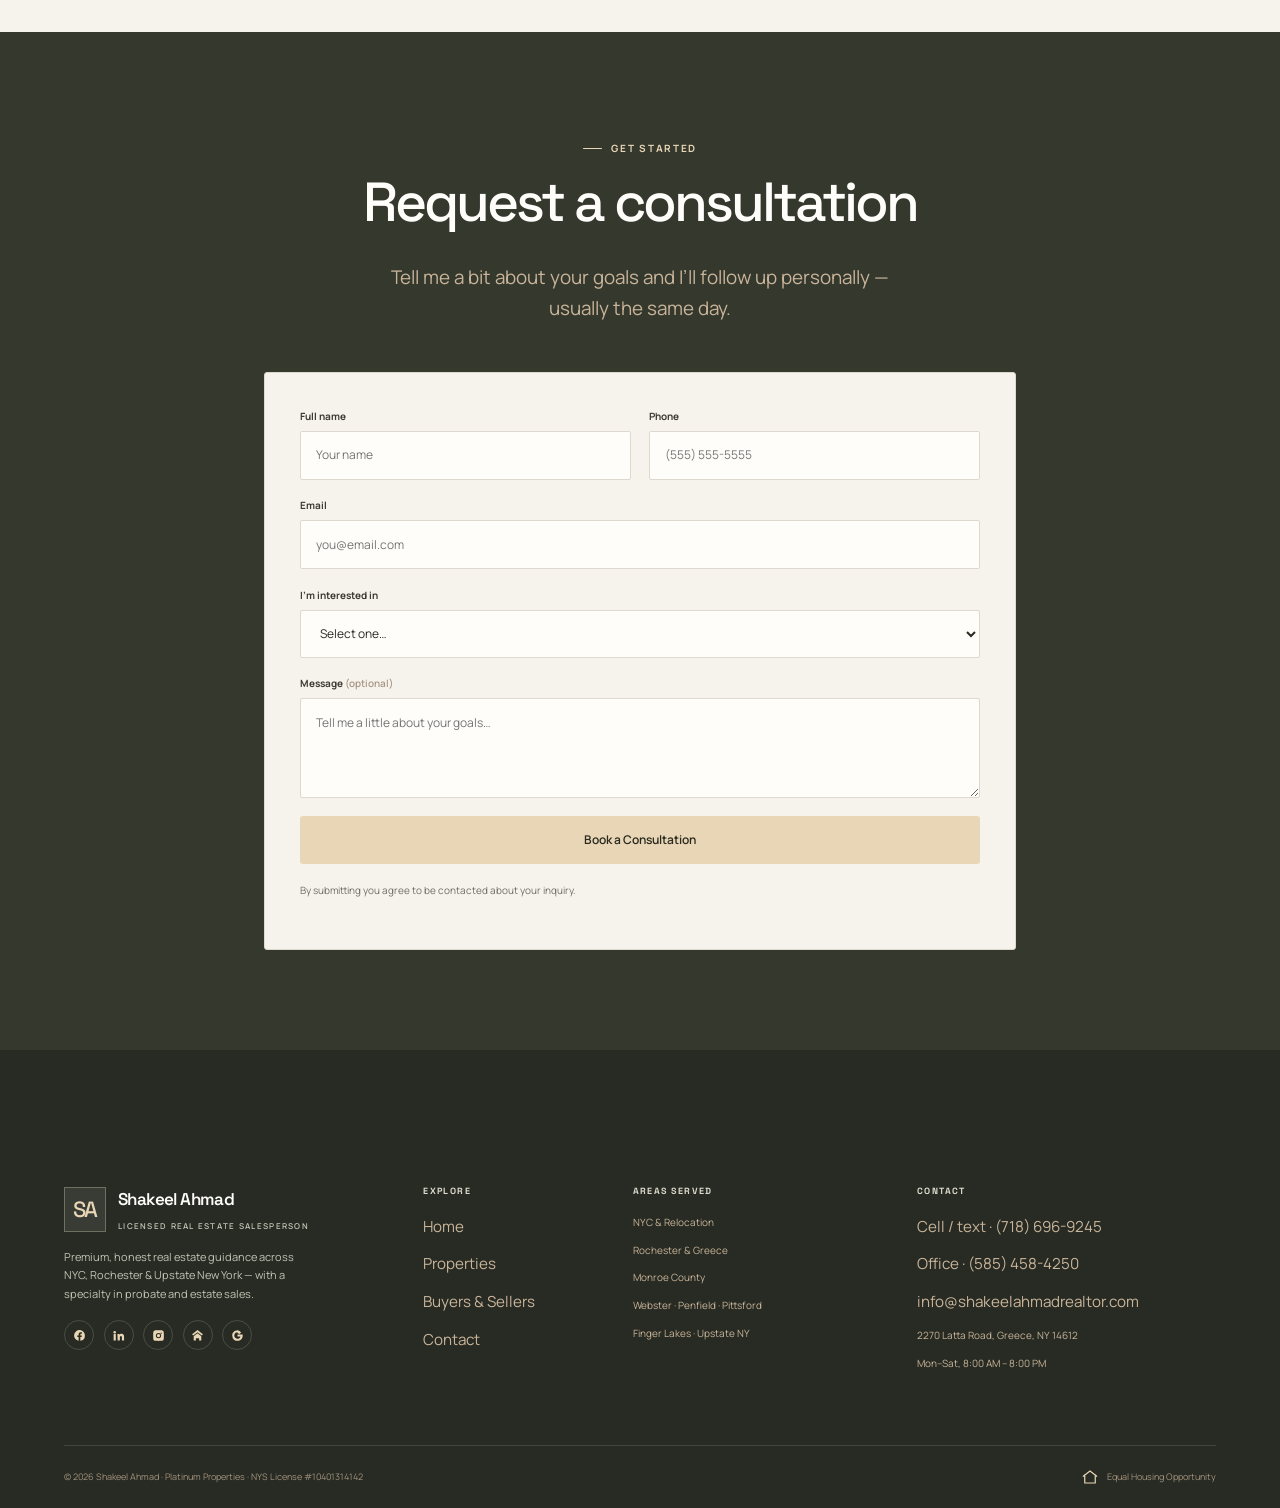
<file: buyers-sellers.html>
<!DOCTYPE html>
<html lang="en">
<head>
  <meta charset="UTF-8">
  <meta name="viewport" content="width=device-width, initial-scale=1">
  <meta name="theme-color" content="#2B1B12">

  <title>Buyers &amp; Sellers · Shakeel Ahmad Realtor · NY Real Estate</title>
  <meta name="description" content="Buying or selling in NYC, Rochester or Upstate NY? Understand the process, then book a consultation with Shakeel Ahmad.">
  <link rel="canonical" href="https://www.shakeelahmadrealtor.com/buyers-sellers.html">

  <meta property="og:type" content="website">
  <meta property="og:site_name" content="Shakeel Ahmad Realtor">
  <meta property="og:title" content="Buyers &amp; Sellers · Shakeel Ahmad Realtor">
  <meta property="og:description" content="Understand the buying and selling process, then request a consultation or home valuation.">
  <meta property="og:url" content="https://www.shakeelahmadrealtor.com/buyers-sellers.html">
  <meta property="og:image" content="https://www.shakeelahmadrealtor.com/assets/img/shakeel-ahmad.jpg">
  <meta name="twitter:card" content="summary_large_image">
  <meta name="twitter:title" content="Buyers &amp; Sellers · Shakeel Ahmad Realtor">
  <meta name="twitter:description" content="Understand the process, then request a consultation or home valuation.">
  <meta name="twitter:image" content="https://www.shakeelahmadrealtor.com/assets/img/shakeel-ahmad.jpg">

  <link rel="preconnect" href="https://fonts.googleapis.com">
  <link rel="preconnect" href="https://fonts.gstatic.com" crossorigin>
  <link href="https://fonts.googleapis.com/css2?family=Manrope:wght@400;500;600;700;800&family=Space+Grotesk:wght@400;500;600;700&display=swap" rel="stylesheet">
  <link rel="stylesheet" href="assets/css/styles.css">
</head>
<body>
  <a class="skip-link" href="#main">Skip to content</a>

  <header class="site-header">
    <div class="container">
      <a class="brand" href="index.html" aria-label="Shakeel Ahmad Realtor — home">
        <span class="brand__seal" aria-hidden="true">SA</span>
        <span><span class="brand__name">Shakeel Ahmad</span><span class="brand__role">Platinum Properties</span></span>
      </a>
      <nav class="nav" id="primary-nav" aria-label="Primary">
        <a class="nav__link" href="index.html">Home</a>
        <a class="nav__link" href="properties.html">Properties</a>
        <a class="nav__link" href="buyers-sellers.html">Buyers &amp; Sellers</a>
        <span class="nav__cta"><a class="btn btn--primary btn--sm" href="index.html#contact">Let’s talk <span aria-hidden="true"><svg class="direction-arrow" viewBox="0 0 24 24" fill="none" stroke="currentColor" stroke-width="1.5" aria-hidden="true"><path d="M6 18 18 6M6 6h12v12"/></svg></span></a></span>
      </nav>
      <button class="nav-toggle" aria-label="Toggle menu" aria-expanded="false" aria-controls="primary-nav">
        <span class="nav-toggle__bar"></span><span class="nav-toggle__bar"></span><span class="nav-toggle__bar"></span>
      </button>
    </div>
  </header>

  <main id="main">
    <section class="page-hero">
      <div class="container">
        <nav class="breadcrumb" aria-label="Breadcrumb">
          <a href="index.html">Home</a> <span aria-hidden="true">/</span>
          <span aria-current="page">Buyers &amp; Sellers</span>
        </nav>
        <p class="eyebrow">Your move, simplified</p>
        <h1>Your next chapter.<br>A clear way forward.</h1>
        <p class="lede">A clear, calm process with honest guidance at every step. Choose your path below and request a consultation when you’re ready.</p>
        <div class="hero__ctas" style="margin-top:1.5rem">
          <a class="btn btn--blue" href="#consultation-form">Buyer Consultation</a>
          <a class="btn btn--gold" href="#consultation-form">Seller Consultation &amp; Valuation</a>
        </div>
      </div>
    </section>

    <!-- ===================== BUYER / SELLER PATHS ===================== -->
    <section class="section">
      <div class="container">
        <div class="split">
          <!-- BUYER -->
          <article class="card path-card path-card--buyer" id="buying" data-reveal>
            <div class="path-card__icon" aria-hidden="true"><svg viewBox="0 0 24 24" fill="none" stroke-linecap="round" stroke-linejoin="round" stroke-width="1.6"><path d="m3 11 9-7 9 7M5 9v11h14V9M9 20v-6h6v6"/></svg></div>
            <p class="eyebrow">For Buyers</p>
            <h2>Buy with confidence</h2>
            <p class="text-soft">From your first search to the keys in your hand, I’ll guide you through every decision and protect your interests at the table.</p>
            <div class="steps">
              <div class="step"><span class="step__n">1</span><p><strong>Consultation &amp; pre-approval</strong>We define your goals, budget and must-haves, and connect you with trusted lenders.</p></div>
              <div class="step"><span class="step__n">2</span><p><strong>Search &amp; tour</strong>Curated listings and private showings — including remote tours for relocation buyers.</p></div>
              <div class="step"><span class="step__n">3</span><p><strong>Offer &amp; negotiate</strong>Strategic offers and skilled negotiation to win on the right terms.</p></div>
              <div class="step"><span class="step__n">4</span><p><strong>Inspections &amp; closing</strong>Coordinated inspections, paperwork and a smooth path to the closing table.</p></div>
            </div>
            <div class="benefits">
              <div class="benefit"><svg viewBox="0 0 24 24" fill="none" stroke-width="1.8" stroke-linecap="round" stroke-linejoin="round"><path d="m5 12 5 5 9-11"/></svg> Local market &amp; neighborhood insight</div>
              <div class="benefit"><svg viewBox="0 0 24 24" fill="none" stroke-width="1.8" stroke-linecap="round" stroke-linejoin="round"><path d="m5 12 5 5 9-11"/></svg> Trusted lender &amp; inspector network</div>
              <div class="benefit"><svg viewBox="0 0 24 24" fill="none" stroke-width="1.8" stroke-linecap="round" stroke-linejoin="round"><path d="m5 12 5 5 9-11"/></svg> Clear communication, no pressure</div>
            </div>
            <a class="btn btn--blue btn--block" href="#consultation-form">Start Your Buyer Consultation</a>
          </article>

          <!-- SELLER -->
          <article class="card path-card path-card--seller" id="selling" data-reveal data-reveal-delay="1">
            <div class="path-card__icon" aria-hidden="true"><svg viewBox="0 0 24 24" fill="none" stroke-linecap="round" stroke-linejoin="round" stroke-width="1.6"><path d="M12 1v22M17 5H9.5a3.5 3.5 0 0 0 0 7h5a3.5 3.5 0 0 1 0 7H6"/></svg></div>
            <p class="eyebrow gold-text" style="color:var(--gold-dark)">For Sellers</p>
            <h2>A considered approach to selling</h2>
            <p class="text-soft">Thoughtful pricing, preparation and marketing that present your home at its best — including sensitive handling of estate and probate sales.</p>
            <div class="steps">
              <div class="step"><span class="step__n">1</span><p><strong>Home valuation</strong>A data-driven look at your home’s value in today’s market — no obligation.</p></div>
              <div class="step"><span class="step__n">2</span><p><strong>Prepare &amp; stage</strong>Practical guidance to present your property at its best for buyers.</p></div>
              <div class="step"><span class="step__n">3</span><p><strong>Market &amp; show</strong>Professional photography, online exposure and well-run showings.</p></div>
              <div class="step"><span class="step__n">4</span><p><strong>Negotiate &amp; close</strong>Review offers, negotiate terms, and manage the details through closing.</p></div>
            </div>
            <div class="benefits">
              <div class="benefit"><svg viewBox="0 0 24 24" fill="none" stroke-width="1.8" stroke-linecap="round" stroke-linejoin="round"><path d="m5 12 5 5 9-11"/></svg> Accurate, honest pricing strategy</div>
              <div class="benefit"><svg viewBox="0 0 24 24" fill="none" stroke-width="1.8" stroke-linecap="round" stroke-linejoin="round"><path d="m5 12 5 5 9-11"/></svg> Probate &amp; estate sale expertise</div>
              <div class="benefit"><svg viewBox="0 0 24 24" fill="none" stroke-width="1.8" stroke-linecap="round" stroke-linejoin="round"><path d="m5 12 5 5 9-11"/></svg> Marketing that reaches qualified buyers</div>
            </div>
            <a class="btn btn--gold btn--block" href="#consultation-form">Request a Home Valuation</a>
          </article>
        </div>
      </div>
    </section>

    <!-- ==================== THE SINGLE CONSULTATION FORM =============== -->
    <section class="section section--navy" id="consultation-form">
      <div class="container narrow">
        <div class="section-head center" data-reveal>
          <p class="eyebrow on-dark center">Get started</p>
          <h2>Request a consultation</h2>
          <p class="lede mx-auto">Tell me a bit about your goals and I’ll follow up personally — usually the same day.</p>
        </div>
        <div class="card form-card" data-reveal data-reveal-delay="1">
          <div data-consultation-mount data-source-page="Buyers &amp; Sellers"></div>
        </div>
      </div>
    </section>
  </main>

  <footer class="site-footer">
    <div class="container">
      <div class="footer-grid">
        <div class="footer-col footer-brand">
          <a class="brand" href="index.html" aria-label="Shakeel Ahmad Realtor — home">
            <span class="brand__seal" aria-hidden="true">SA</span>
            <span><span class="brand__name">Shakeel Ahmad</span><span class="brand__role">Licensed Real Estate Salesperson</span></span>
          </a>
          <p class="text-soft" style="margin-top:1rem; max-width:34ch">Premium, honest real estate guidance across NYC, Rochester &amp; Upstate New York — with a specialty in probate and estate sales.</p>
          <div class="social-row">
            <a class="social-link" href="https://www.facebook.com/ShakeelAhmadRealtor/" target="_blank" rel="noopener" aria-label="Facebook"><svg viewBox="0 0 24 24" aria-hidden="true"><path d="M22 12a10 10 0 1 0-11.6 9.9v-7H7.9V12h2.5V9.8c0-2.5 1.5-3.9 3.8-3.9 1.1 0 2.2.2 2.2.2v2.5h-1.3c-1.2 0-1.6.8-1.6 1.6V12h2.8l-.4 2.9h-2.4v7A10 10 0 0 0 22 12Z"/></svg></a>
            <a class="social-link" href="https://www.linkedin.com/in/shakeel-ahmad-055b8881/" target="_blank" rel="noopener" aria-label="LinkedIn"><svg viewBox="0 0 24 24" aria-hidden="true"><path d="M4.98 3.5A2.5 2.5 0 1 0 5 8.5a2.5 2.5 0 0 0 0-5ZM3 9h4v12H3zM10 9h3.8v1.7h.1c.5-1 1.8-2 3.7-2 4 0 4.7 2.6 4.7 6V21h-4v-5.3c0-1.3 0-2.9-1.8-2.9s-2 1.4-2 2.8V21h-4z"/></svg></a>
            <a class="social-link" href="https://www.instagram.com/shakeelahmadrealtor/" target="_blank" rel="noopener" aria-label="Instagram"><svg viewBox="0 0 24 24" aria-hidden="true"><path d="M12 2.2c3.2 0 3.6 0 4.9.1 1.2.1 1.8.3 2.2.4.6.2 1 .5 1.4.9.4.4.7.8.9 1.4.1.4.3 1 .4 2.2.1 1.3.1 1.7.1 4.9s0 3.6-.1 4.9c-.1 1.2-.3 1.8-.4 2.2-.2.6-.5 1-.9 1.4-.4.4-.8.7-1.4.9-.4.1-1 .3-2.2.4-1.3.1-1.7.1-4.9.1s-3.6 0-4.9-.1c-1.2-.1-1.8-.3-2.2-.4a3.8 3.8 0 0 1-1.4-.9 3.8 3.8 0 0 1-.9-1.4c-.1-.4-.3-1-.4-2.2C2.2 15.6 2.2 15.2 2.2 12s0-3.6.1-4.9c.1-1.2.3-1.8.4-2.2.2-.6.5-1 .9-1.4.4-.4.8-.7 1.4-.9.4-.1 1-.3 2.2-.4C8.4 2.2 8.8 2.2 12 2.2Zm0 5a4.9 4.9 0 1 0 0 9.8 4.9 4.9 0 0 0 0-9.8Zm0 1.8a3.1 3.1 0 1 1 0 6.2 3.1 3.1 0 0 1 0-6.2Zm5.1-2.5a1.1 1.1 0 1 0 0 2.3 1.1 1.1 0 0 0 0-2.3Z"/></svg></a>
            <a class="social-link" href="https://www.zillow.com/profile/Shakeel%20Ahmad" target="_blank" rel="noopener" aria-label="Zillow profile"><svg viewBox="0 0 24 24" aria-hidden="true"><path d="M12 2 2 9.5l2 2.5 8-6.2 8 6.2 2-2.5L12 2Zm0 6L5 13.4V21h4v-4h6v4h4v-7.6L12 8Z"/></svg></a>
            <a class="social-link" href="https://share.google/ZrAXRv1uQOXXVJiJa" target="_blank" rel="noopener" aria-label="Google Business Profile"><svg viewBox="0 0 24 24" aria-hidden="true"><path d="M21.6 12.2c0-.7-.1-1.3-.2-1.9H12v3.7h5.4a4.6 4.6 0 0 1-2 3v2.5h3.2c1.9-1.7 3-4.3 3-7.3Zm-9.6 9.6c2.7 0 5-.9 6.6-2.4l-3.2-2.5c-.9.6-2 1-3.4 1-2.6 0-4.8-1.7-5.6-4.1H3.1v2.6A10 10 0 0 0 12 21.8Zm-5.6-7.9a6 6 0 0 1 0-3.8V7.5H3.1a10 10 0 0 0 0 9l3.3-2.6Zm5.6-6c1.5 0 2.8.5 3.8 1.5l2.9-2.9A10 10 0 0 0 12 2.2 10 10 0 0 0 3.1 7.5l3.3 2.6c.8-2.4 3-4.1 5.6-4.1Z"/></svg></a>
          </div>
        </div>
        <div class="footer-col">
          <h4>Explore</h4>
          <ul>
            <li><a href="index.html">Home</a></li>
            <li><a href="properties.html">Properties</a></li>
            <li><a href="buyers-sellers.html">Buyers &amp; Sellers</a></li>
            <li><a href="index.html#contact">Contact</a></li>
          </ul>
        </div>
        <div class="footer-col">
          <h4>Areas Served</h4>
          <ul>
            <li>NYC &amp; Relocation</li>
            <li>Rochester &amp; Greece</li>
            <li>Monroe County</li>
            <li>Webster · Penfield · Pittsford</li>
            <li>Finger Lakes · Upstate NY</li>
          </ul>
        </div>
        <div class="footer-col">
          <h4>Contact</h4>
          <ul>
            <li><a href="tel:+17186969245">Cell / text · (718) 696-9245</a></li>
            <li><a href="tel:+15854584250">Office · (585) 458-4250</a></li>
            <li><a href="mailto:info@shakeelahmadrealtor.com">info@shakeelahmadrealtor.com</a></li>
            <li>2270 Latta Road, Greece, NY 14612</li>
            <li>Mon–Sat, 8:00 AM – 8:00 PM</li>
          </ul>
        </div>
      </div>
      <div class="footer-bottom">
        <span>&copy; <span data-year>2026</span> Shakeel Ahmad · Platinum Properties · NYS License #10401314142</span>
        <span class="eho"><svg viewBox="0 0 24 24" fill="none" stroke="currentColor" stroke-width="1.6" stroke-linecap="round" stroke-linejoin="round" aria-hidden="true"><path d="m3 11 9-7 9 7M5 9v11h14V9"/></svg> Equal Housing Opportunity</span>
      </div>
    </div>
  </footer>

  <nav class="mobile-cta" aria-label="Quick contact">
    <a href="tel:+17186969245" class="is-primary"><svg viewBox="0 0 24 24" fill="none" stroke="currentColor" stroke-width="1.8" stroke-linecap="round" stroke-linejoin="round" aria-hidden="true"><path d="M22 16.9v3a2 2 0 0 1-2.2 2 19.8 19.8 0 0 1-8.6-3 19.5 19.5 0 0 1-6-6 19.8 19.8 0 0 1-3-8.6A2 2 0 0 1 4.1 2h3a2 2 0 0 1 2 1.7c.1.9.3 1.8.7 2.7a2 2 0 0 1-.5 2.1L8.1 9.9a16 16 0 0 0 6 6l1.4-1.2a2 2 0 0 1 2.1-.5c.9.4 1.8.6 2.7.7a2 2 0 0 1 1.7 2Z"/></svg> Call Now</a>
    <a href="#consultation-form"><svg viewBox="0 0 24 24" fill="none" stroke="currentColor" stroke-width="1.8" stroke-linecap="round" stroke-linejoin="round" aria-hidden="true"><rect x="3" y="5" width="18" height="16" rx="2"/><path d="M3 9h18M8 3v4M16 3v4"/></svg> Consultation</a>
  </nav>

  <script src="assets/js/data.js"></script>
  <script src="assets/js/main.js"></script>
</body>
</html>
</file>
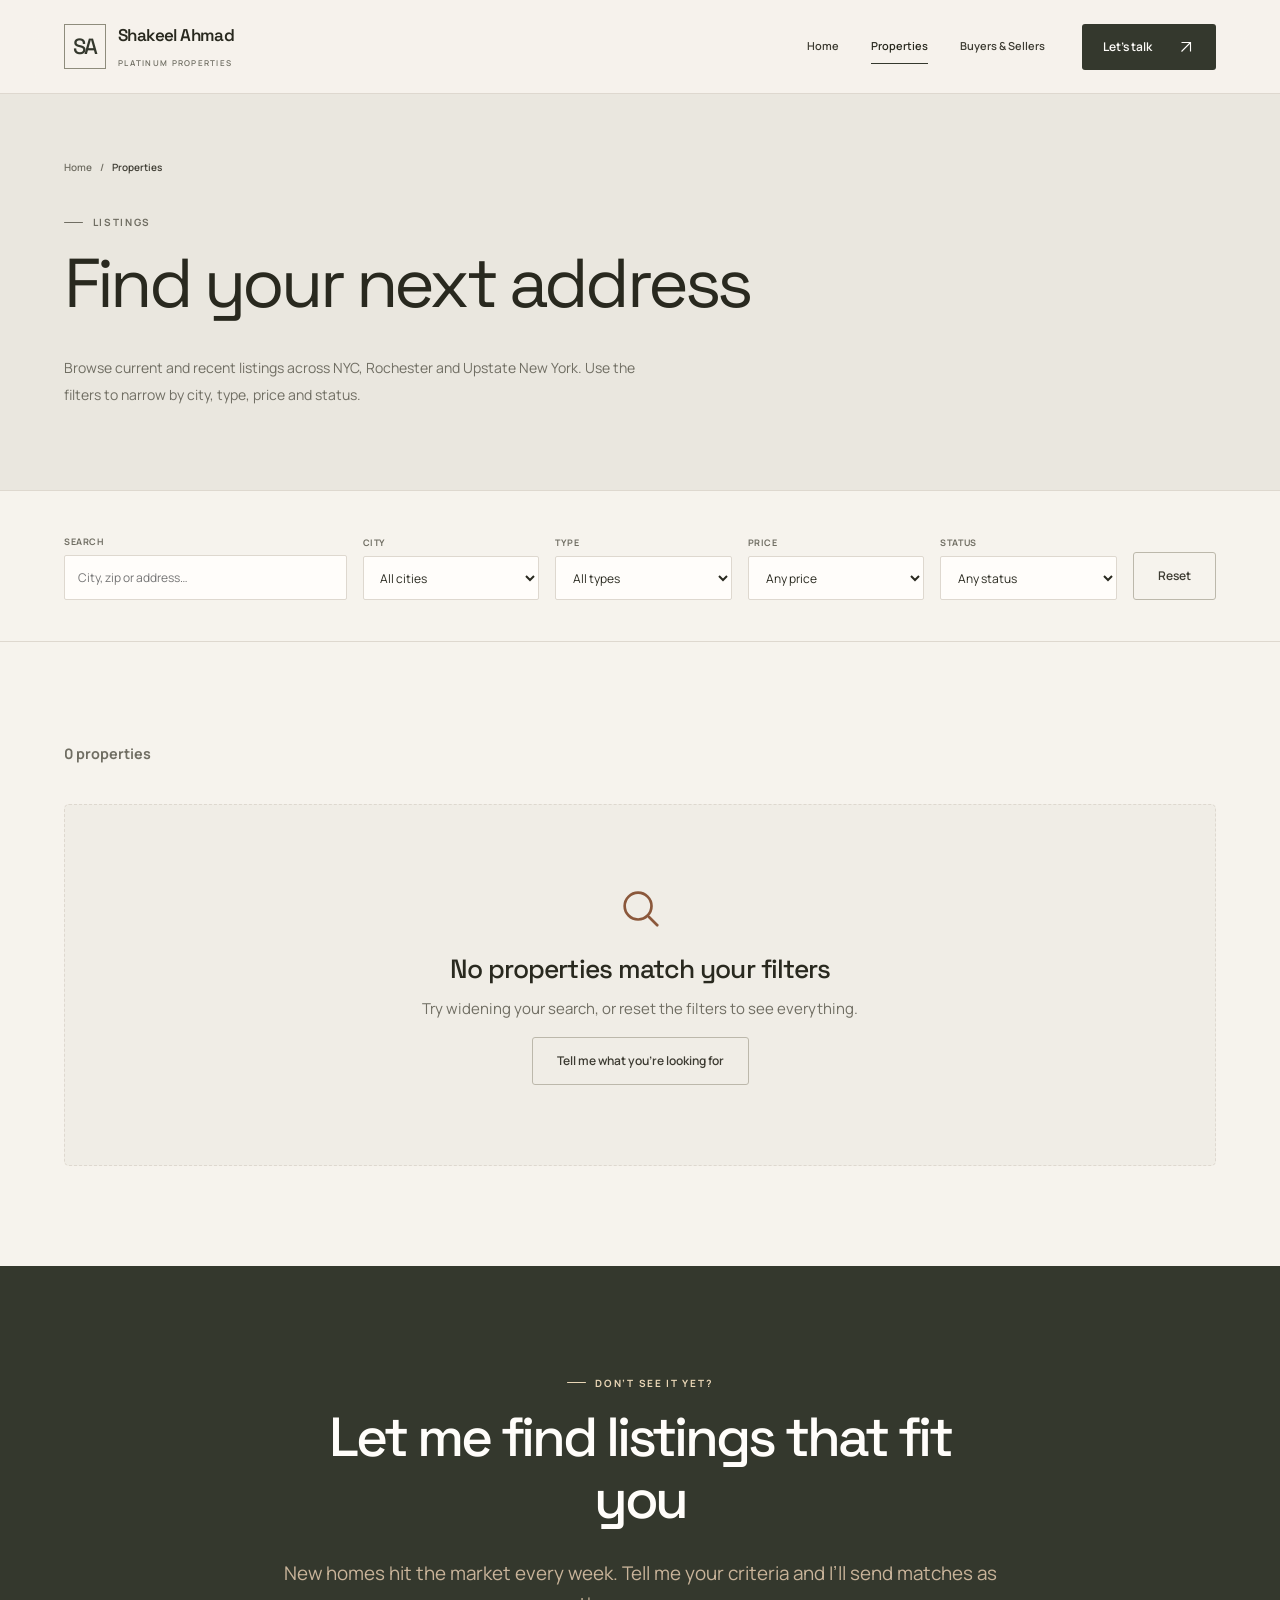
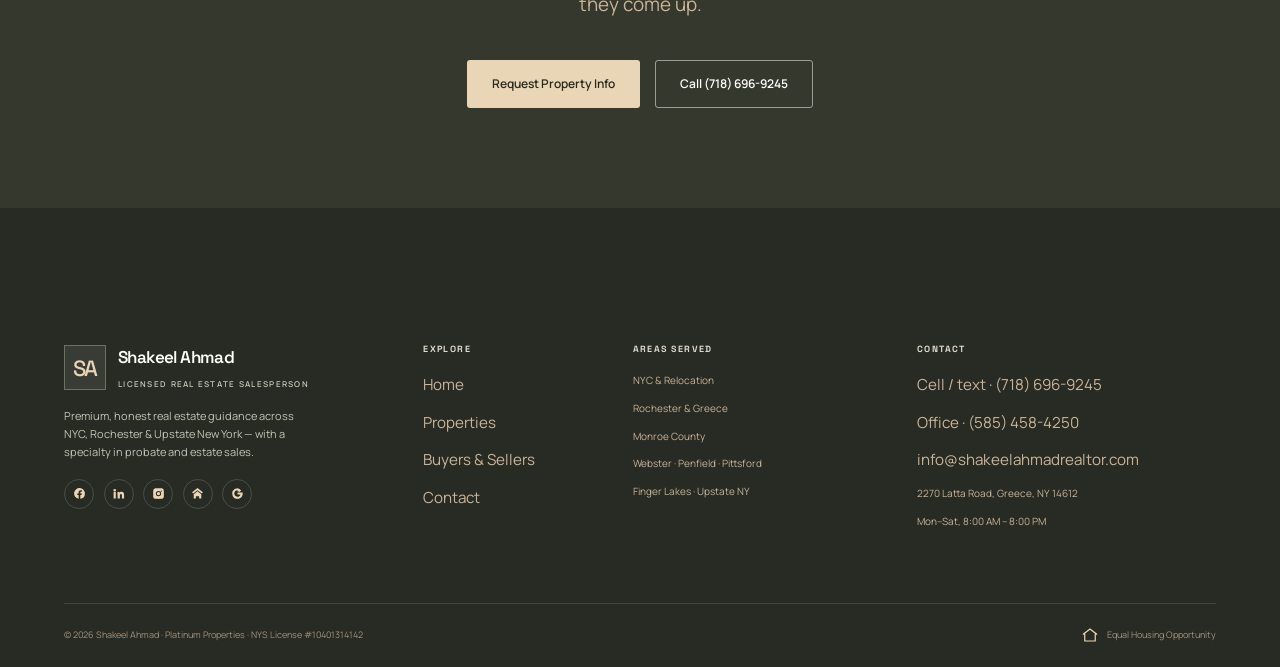
<file: properties.html>
<!DOCTYPE html>
<html lang="en">
<head>
  <meta charset="UTF-8">
  <meta name="viewport" content="width=device-width, initial-scale=1">
  <meta name="theme-color" content="#2B1B12">

  <title>Properties · Shakeel Ahmad Realtor · NYC, Rochester &amp; Upstate NY</title>
  <meta name="description" content="Browse homes, condos and land for sale across Greece, Rochester, Webster, Penfield, Pittsford and the Finger Lakes. Search and filter by city, type, price and status.">
  <link rel="canonical" href="https://www.shakeelahmadrealtor.com/properties.html">

  <meta property="og:type" content="website">
  <meta property="og:site_name" content="Shakeel Ahmad Realtor">
  <meta property="og:title" content="Properties · Shakeel Ahmad Realtor">
  <meta property="og:description" content="Browse current listings across NYC, Rochester &amp; Upstate New York. Filter by city, type, price and status.">
  <meta property="og:url" content="https://www.shakeelahmadrealtor.com/properties.html">
  <meta property="og:image" content="https://www.shakeelahmadrealtor.com/assets/img/shakeel-ahmad.jpg">
  <meta name="twitter:card" content="summary_large_image">
  <meta name="twitter:title" content="Properties · Shakeel Ahmad Realtor">
  <meta name="twitter:description" content="Browse current listings across NYC, Rochester &amp; Upstate New York.">
  <meta name="twitter:image" content="https://www.shakeelahmadrealtor.com/assets/img/shakeel-ahmad.jpg">

  <link rel="preconnect" href="https://fonts.googleapis.com">
  <link rel="preconnect" href="https://fonts.gstatic.com" crossorigin>
  <link href="https://fonts.googleapis.com/css2?family=Manrope:wght@400;500;600;700;800&family=Space+Grotesk:wght@400;500;600;700&display=swap" rel="stylesheet">
  <link rel="stylesheet" href="assets/css/styles.css">
</head>
<body>
  <a class="skip-link" href="#main">Skip to content</a>

  <header class="site-header">
    <div class="container">
      <a class="brand" href="index.html" aria-label="Shakeel Ahmad Realtor — home">
        <span class="brand__seal" aria-hidden="true">SA</span>
        <span><span class="brand__name">Shakeel Ahmad</span><span class="brand__role">Platinum Properties</span></span>
      </a>
      <nav class="nav" id="primary-nav" aria-label="Primary">
        <a class="nav__link" href="index.html">Home</a>
        <a class="nav__link" href="properties.html">Properties</a>
        <a class="nav__link" href="buyers-sellers.html">Buyers &amp; Sellers</a>
        <span class="nav__cta"><a class="btn btn--primary btn--sm" href="index.html#contact">Let’s talk <span aria-hidden="true"><svg class="direction-arrow" viewBox="0 0 24 24" fill="none" stroke="currentColor" stroke-width="1.5" aria-hidden="true"><path d="M6 18 18 6M6 6h12v12"/></svg></span></a></span>
      </nav>
      <button class="nav-toggle" aria-label="Toggle menu" aria-expanded="false" aria-controls="primary-nav">
        <span class="nav-toggle__bar"></span><span class="nav-toggle__bar"></span><span class="nav-toggle__bar"></span>
      </button>
    </div>
  </header>

  <main id="main">
    <section class="page-hero">
      <div class="container">
        <nav class="breadcrumb" aria-label="Breadcrumb">
          <a href="index.html">Home</a> <span aria-hidden="true">/</span>
          <span aria-current="page">Properties</span>
        </nav>
        <p class="eyebrow">Listings</p>
        <h1>Find your next address</h1>
        <p class="lede">Browse current and recent listings across NYC, Rochester and Upstate New York. Use the filters to narrow by city, type, price and status.</p>
      </div>
    </section>

    <div class="filter-bar">
      <div class="container">
        <form class="filter-grid" role="search" aria-label="Filter properties" onsubmit="return false">
          <div class="field field--search"><label for="f-search">Search</label><input id="f-search" type="search" placeholder="City, zip or address…" autocomplete="off"></div>
          <div class="field"><label for="f-city">City</label><select id="f-city"></select></div>
          <div class="field"><label for="f-type">Type</label><select id="f-type"></select></div>
          <div class="field"><label for="f-price">Price</label>
            <select id="f-price">
              <option value="">Any price</option>
              <option value="0-250000">Under $250k</option>
              <option value="250000-400000">$250k – $400k</option>
              <option value="400000-600000">$400k – $600k</option>
              <option value="600000+">$600k+</option>
            </select>
          </div>
          <div class="field"><label for="f-status">Status</label>
            <select id="f-status">
              <option value="">Any status</option>
              <option value="For Sale">For Sale</option>
              <option value="Pending">Pending</option>
              <option value="Sold">Sold</option>
            </select>
          </div>
          <div class="field field--reset"><label aria-hidden="true">&nbsp;</label><button id="f-reset" class="btn btn--outline btn--sm" type="button">Reset</button></div>
        </form>
      </div>
    </div>

    <section class="section">
      <div class="container">
        <div class="results-meta">
          <p class="results-count" id="results-count" role="status" aria-live="polite">Loading…</p>
        </div>
        <div class="grid grid-3" id="properties-grid"></div>
        <div class="empty-state" id="empty-state" hidden>
          <svg viewBox="0 0 24 24" fill="none" stroke-linecap="round" stroke-linejoin="round" stroke-width="1.4" aria-hidden="true"><circle cx="11" cy="11" r="7"/><path d="m21 21-4.3-4.3"/></svg>
          <h3>No properties match your filters</h3>
          <p class="text-soft">Try widening your search, or reset the filters to see everything.</p>
          <a class="btn btn--outline" href="index.html#contact">Tell me what you’re looking for</a>
        </div>
      </div>
    </section>

    <section class="section section--navy cta-band">
      <div class="container">
        <p class="eyebrow on-dark center">Don’t see it yet?</p>
        <h2>Let me find listings that fit you</h2>
        <p class="lede mx-auto">New homes hit the market every week. Tell me your criteria and I’ll send matches as they come up.</p>
        <div class="btn-row">
          <a class="btn btn--gold" href="index.html#contact">Request Property Info</a>
          <a class="btn btn--outline on-dark" href="tel:+17186969245">Call (718) 696-9245</a>
        </div>
      </div>
    </section>
  </main>

  <footer class="site-footer">
    <div class="container">
      <div class="footer-grid">
        <div class="footer-col footer-brand">
          <a class="brand" href="index.html" aria-label="Shakeel Ahmad Realtor — home">
            <span class="brand__seal" aria-hidden="true">SA</span>
            <span><span class="brand__name">Shakeel Ahmad</span><span class="brand__role">Licensed Real Estate Salesperson</span></span>
          </a>
          <p class="text-soft" style="margin-top:1rem; max-width:34ch">Premium, honest real estate guidance across NYC, Rochester &amp; Upstate New York — with a specialty in probate and estate sales.</p>
          <div class="social-row">
            <a class="social-link" href="https://www.facebook.com/ShakeelAhmadRealtor/" target="_blank" rel="noopener" aria-label="Facebook"><svg viewBox="0 0 24 24" aria-hidden="true"><path d="M22 12a10 10 0 1 0-11.6 9.9v-7H7.9V12h2.5V9.8c0-2.5 1.5-3.9 3.8-3.9 1.1 0 2.2.2 2.2.2v2.5h-1.3c-1.2 0-1.6.8-1.6 1.6V12h2.8l-.4 2.9h-2.4v7A10 10 0 0 0 22 12Z"/></svg></a>
            <a class="social-link" href="https://www.linkedin.com/in/shakeel-ahmad-055b8881/" target="_blank" rel="noopener" aria-label="LinkedIn"><svg viewBox="0 0 24 24" aria-hidden="true"><path d="M4.98 3.5A2.5 2.5 0 1 0 5 8.5a2.5 2.5 0 0 0 0-5ZM3 9h4v12H3zM10 9h3.8v1.7h.1c.5-1 1.8-2 3.7-2 4 0 4.7 2.6 4.7 6V21h-4v-5.3c0-1.3 0-2.9-1.8-2.9s-2 1.4-2 2.8V21h-4z"/></svg></a>
            <a class="social-link" href="https://www.instagram.com/shakeelahmadrealtor/" target="_blank" rel="noopener" aria-label="Instagram"><svg viewBox="0 0 24 24" aria-hidden="true"><path d="M12 2.2c3.2 0 3.6 0 4.9.1 1.2.1 1.8.3 2.2.4.6.2 1 .5 1.4.9.4.4.7.8.9 1.4.1.4.3 1 .4 2.2.1 1.3.1 1.7.1 4.9s0 3.6-.1 4.9c-.1 1.2-.3 1.8-.4 2.2-.2.6-.5 1-.9 1.4-.4.4-.8.7-1.4.9-.4.1-1 .3-2.2.4-1.3.1-1.7.1-4.9.1s-3.6 0-4.9-.1c-1.2-.1-1.8-.3-2.2-.4a3.8 3.8 0 0 1-1.4-.9 3.8 3.8 0 0 1-.9-1.4c-.1-.4-.3-1-.4-2.2C2.2 15.6 2.2 15.2 2.2 12s0-3.6.1-4.9c.1-1.2.3-1.8.4-2.2.2-.6.5-1 .9-1.4.4-.4.8-.7 1.4-.9.4-.1 1-.3 2.2-.4C8.4 2.2 8.8 2.2 12 2.2Zm0 5a4.9 4.9 0 1 0 0 9.8 4.9 4.9 0 0 0 0-9.8Zm0 1.8a3.1 3.1 0 1 1 0 6.2 3.1 3.1 0 0 1 0-6.2Zm5.1-2.5a1.1 1.1 0 1 0 0 2.3 1.1 1.1 0 0 0 0-2.3Z"/></svg></a>
            <a class="social-link" href="https://www.zillow.com/profile/Shakeel%20Ahmad" target="_blank" rel="noopener" aria-label="Zillow profile"><svg viewBox="0 0 24 24" aria-hidden="true"><path d="M12 2 2 9.5l2 2.5 8-6.2 8 6.2 2-2.5L12 2Zm0 6L5 13.4V21h4v-4h6v4h4v-7.6L12 8Z"/></svg></a>
            <a class="social-link" href="https://share.google/ZrAXRv1uQOXXVJiJa" target="_blank" rel="noopener" aria-label="Google Business Profile"><svg viewBox="0 0 24 24" aria-hidden="true"><path d="M21.6 12.2c0-.7-.1-1.3-.2-1.9H12v3.7h5.4a4.6 4.6 0 0 1-2 3v2.5h3.2c1.9-1.7 3-4.3 3-7.3Zm-9.6 9.6c2.7 0 5-.9 6.6-2.4l-3.2-2.5c-.9.6-2 1-3.4 1-2.6 0-4.8-1.7-5.6-4.1H3.1v2.6A10 10 0 0 0 12 21.8Zm-5.6-7.9a6 6 0 0 1 0-3.8V7.5H3.1a10 10 0 0 0 0 9l3.3-2.6Zm5.6-6c1.5 0 2.8.5 3.8 1.5l2.9-2.9A10 10 0 0 0 12 2.2 10 10 0 0 0 3.1 7.5l3.3 2.6c.8-2.4 3-4.1 5.6-4.1Z"/></svg></a>
          </div>
        </div>
        <div class="footer-col">
          <h4>Explore</h4>
          <ul>
            <li><a href="index.html">Home</a></li>
            <li><a href="properties.html">Properties</a></li>
            <li><a href="buyers-sellers.html">Buyers &amp; Sellers</a></li>
            <li><a href="index.html#contact">Contact</a></li>
          </ul>
        </div>
        <div class="footer-col">
          <h4>Areas Served</h4>
          <ul>
            <li>NYC &amp; Relocation</li>
            <li>Rochester &amp; Greece</li>
            <li>Monroe County</li>
            <li>Webster · Penfield · Pittsford</li>
            <li>Finger Lakes · Upstate NY</li>
          </ul>
        </div>
        <div class="footer-col">
          <h4>Contact</h4>
          <ul>
            <li><a href="tel:+17186969245">Cell / text · (718) 696-9245</a></li>
            <li><a href="tel:+15854584250">Office · (585) 458-4250</a></li>
            <li><a href="mailto:info@shakeelahmadrealtor.com">info@shakeelahmadrealtor.com</a></li>
            <li>2270 Latta Road, Greece, NY 14612</li>
            <li>Mon–Sat, 8:00 AM – 8:00 PM</li>
          </ul>
        </div>
      </div>
      <div class="footer-bottom">
        <span>&copy; <span data-year>2026</span> Shakeel Ahmad · Platinum Properties · NYS License #10401314142</span>
        <span class="eho"><svg viewBox="0 0 24 24" fill="none" stroke="currentColor" stroke-width="1.6" stroke-linecap="round" stroke-linejoin="round" aria-hidden="true"><path d="m3 11 9-7 9 7M5 9v11h14V9"/></svg> Equal Housing Opportunity</span>
      </div>
    </div>
  </footer>

  <nav class="mobile-cta" aria-label="Quick contact">
    <a href="tel:+17186969245" class="is-primary"><svg viewBox="0 0 24 24" fill="none" stroke="currentColor" stroke-width="1.8" stroke-linecap="round" stroke-linejoin="round" aria-hidden="true"><path d="M22 16.9v3a2 2 0 0 1-2.2 2 19.8 19.8 0 0 1-8.6-3 19.5 19.5 0 0 1-6-6 19.8 19.8 0 0 1-3-8.6A2 2 0 0 1 4.1 2h3a2 2 0 0 1 2 1.7c.1.9.3 1.8.7 2.7a2 2 0 0 1-.5 2.1L8.1 9.9a16 16 0 0 0 6 6l1.4-1.2a2 2 0 0 1 2.1-.5c.9.4 1.8.6 2.7.7a2 2 0 0 1 1.7 2Z"/></svg> Call Now</a>
    <a href="index.html#contact"><svg viewBox="0 0 24 24" fill="none" stroke="currentColor" stroke-width="1.8" stroke-linecap="round" stroke-linejoin="round" aria-hidden="true"><rect x="3" y="5" width="18" height="16" rx="2"/><path d="M3 9h18M8 3v4M16 3v4"/></svg> Consultation</a>
  </nav>

  <script src="assets/js/data.js"></script>
  <script src="assets/js/main.js"></script>
</body>
</html>
</file>
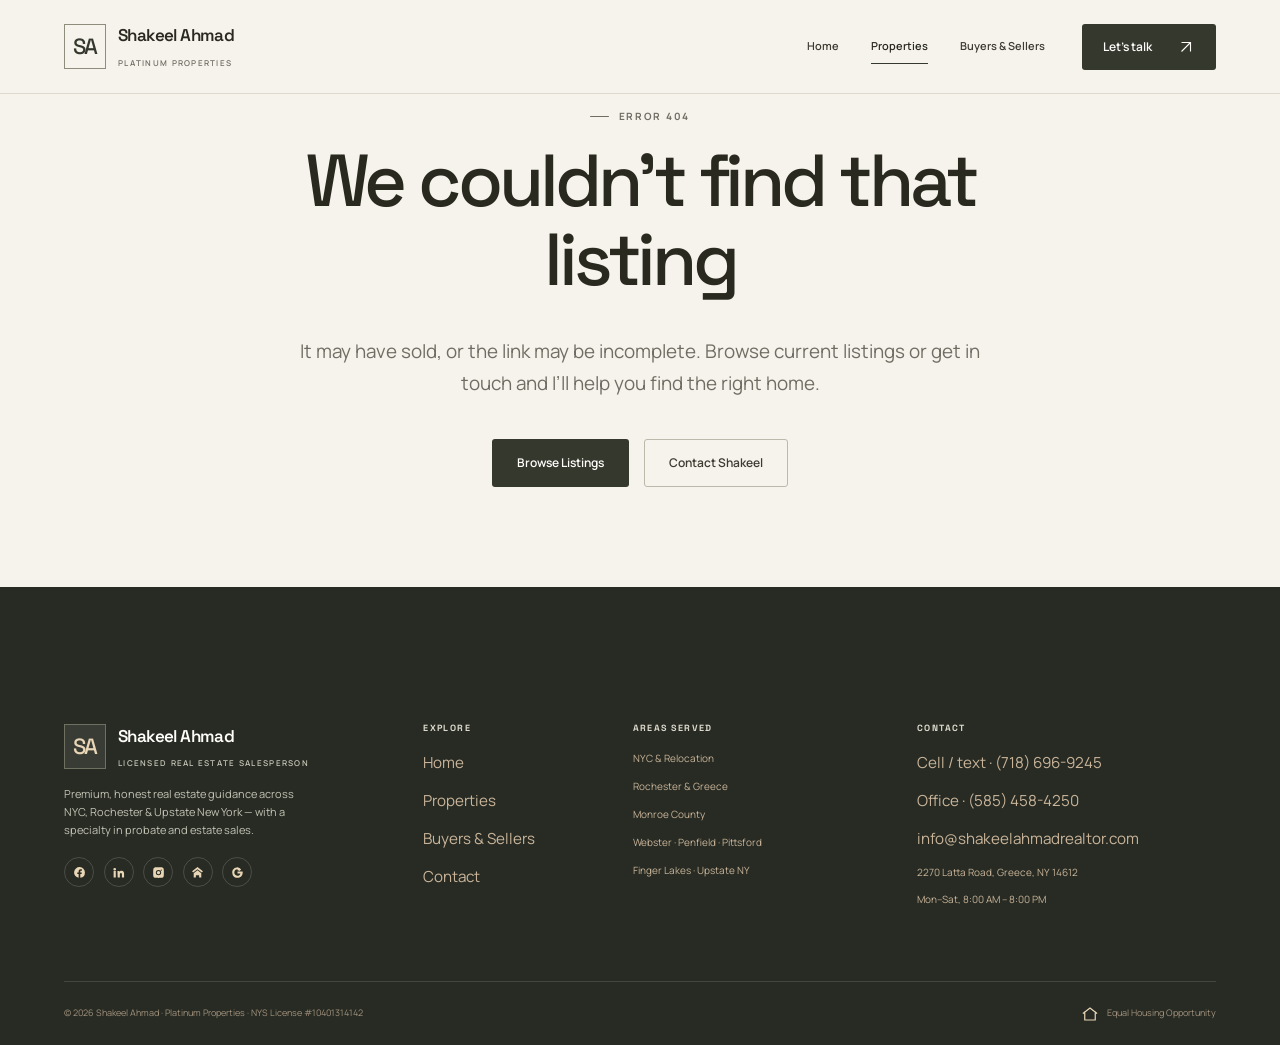
<file: property.html>
<!DOCTYPE html>
<html lang="en">
<head>
  <meta charset="UTF-8">
  <meta name="viewport" content="width=device-width, initial-scale=1">
  <meta name="theme-color" content="#2B1B12">

  <title>Property Details · Shakeel Ahmad Realtor</title>
  <meta name="description" content="View listing details, photos, features and location — and schedule a showing with Shakeel Ahmad, Platinum Properties.">
  <link rel="canonical" href="https://www.shakeelahmadrealtor.com/property.html">

  <meta property="og:type" content="website">
  <meta property="og:site_name" content="Shakeel Ahmad Realtor">
  <meta property="og:title" content="Property Details · Shakeel Ahmad Realtor">
  <meta property="og:description" content="View listing details, photos, features and location — and schedule a showing.">
  <meta property="og:url" content="https://www.shakeelahmadrealtor.com/property.html">
  <meta property="og:image" content="https://www.shakeelahmadrealtor.com/assets/img/shakeel-ahmad.jpg">
  <meta name="twitter:card" content="summary_large_image">
  <meta name="twitter:title" content="Property Details · Shakeel Ahmad Realtor">
  <meta name="twitter:description" content="View listing details and schedule a showing.">
  <meta name="twitter:image" content="https://www.shakeelahmadrealtor.com/assets/img/shakeel-ahmad.jpg">

  <link rel="preconnect" href="https://fonts.googleapis.com">
  <link rel="preconnect" href="https://fonts.gstatic.com" crossorigin>
  <link href="https://fonts.googleapis.com/css2?family=Manrope:wght@400;500;600;700;800&family=Space+Grotesk:wght@400;500;600;700&display=swap" rel="stylesheet">
  <link rel="stylesheet" href="assets/css/styles.css">
</head>
<body>
  <a class="skip-link" href="#main">Skip to content</a>

  <header class="site-header">
    <div class="container">
      <a class="brand" href="index.html" aria-label="Shakeel Ahmad Realtor — home">
        <span class="brand__seal" aria-hidden="true">SA</span>
        <span><span class="brand__name">Shakeel Ahmad</span><span class="brand__role">Platinum Properties</span></span>
      </a>
      <nav class="nav" id="primary-nav" aria-label="Primary">
        <a class="nav__link" href="index.html">Home</a>
        <a class="nav__link" href="properties.html">Properties</a>
        <a class="nav__link" href="buyers-sellers.html">Buyers &amp; Sellers</a>
        <span class="nav__cta"><a class="btn btn--primary btn--sm" href="index.html#contact">Let’s talk <span aria-hidden="true"><svg class="direction-arrow" viewBox="0 0 24 24" fill="none" stroke="currentColor" stroke-width="1.5" aria-hidden="true"><path d="M6 18 18 6M6 6h12v12"/></svg></span></a></span>
      </nav>
      <button class="nav-toggle" aria-label="Toggle menu" aria-expanded="false" aria-controls="primary-nav">
        <span class="nav-toggle__bar"></span><span class="nav-toggle__bar"></span><span class="nav-toggle__bar"></span>
      </button>
    </div>
  </header>

  <!-- Detail rendered by property.js from ?id=<slug> -->
  <main id="main"><div id="property-root"></div></main>

  <footer class="site-footer">
    <div class="container">
      <div class="footer-grid">
        <div class="footer-col footer-brand">
          <a class="brand" href="index.html" aria-label="Shakeel Ahmad Realtor — home">
            <span class="brand__seal" aria-hidden="true">SA</span>
            <span><span class="brand__name">Shakeel Ahmad</span><span class="brand__role">Licensed Real Estate Salesperson</span></span>
          </a>
          <p class="text-soft" style="margin-top:1rem; max-width:34ch">Premium, honest real estate guidance across NYC, Rochester &amp; Upstate New York — with a specialty in probate and estate sales.</p>
          <div class="social-row">
            <a class="social-link" href="https://www.facebook.com/ShakeelAhmadRealtor/" target="_blank" rel="noopener" aria-label="Facebook"><svg viewBox="0 0 24 24" aria-hidden="true"><path d="M22 12a10 10 0 1 0-11.6 9.9v-7H7.9V12h2.5V9.8c0-2.5 1.5-3.9 3.8-3.9 1.1 0 2.2.2 2.2.2v2.5h-1.3c-1.2 0-1.6.8-1.6 1.6V12h2.8l-.4 2.9h-2.4v7A10 10 0 0 0 22 12Z"/></svg></a>
            <a class="social-link" href="https://www.linkedin.com/in/shakeel-ahmad-055b8881/" target="_blank" rel="noopener" aria-label="LinkedIn"><svg viewBox="0 0 24 24" aria-hidden="true"><path d="M4.98 3.5A2.5 2.5 0 1 0 5 8.5a2.5 2.5 0 0 0 0-5ZM3 9h4v12H3zM10 9h3.8v1.7h.1c.5-1 1.8-2 3.7-2 4 0 4.7 2.6 4.7 6V21h-4v-5.3c0-1.3 0-2.9-1.8-2.9s-2 1.4-2 2.8V21h-4z"/></svg></a>
            <a class="social-link" href="https://www.instagram.com/shakeelahmadrealtor/" target="_blank" rel="noopener" aria-label="Instagram"><svg viewBox="0 0 24 24" aria-hidden="true"><path d="M12 2.2c3.2 0 3.6 0 4.9.1 1.2.1 1.8.3 2.2.4.6.2 1 .5 1.4.9.4.4.7.8.9 1.4.1.4.3 1 .4 2.2.1 1.3.1 1.7.1 4.9s0 3.6-.1 4.9c-.1 1.2-.3 1.8-.4 2.2-.2.6-.5 1-.9 1.4-.4.4-.8.7-1.4.9-.4.1-1 .3-2.2.4-1.3.1-1.7.1-4.9.1s-3.6 0-4.9-.1c-1.2-.1-1.8-.3-2.2-.4a3.8 3.8 0 0 1-1.4-.9 3.8 3.8 0 0 1-.9-1.4c-.1-.4-.3-1-.4-2.2C2.2 15.6 2.2 15.2 2.2 12s0-3.6.1-4.9c.1-1.2.3-1.8.4-2.2.2-.6.5-1 .9-1.4.4-.4.8-.7 1.4-.9.4-.1 1-.3 2.2-.4C8.4 2.2 8.8 2.2 12 2.2Zm0 5a4.9 4.9 0 1 0 0 9.8 4.9 4.9 0 0 0 0-9.8Zm0 1.8a3.1 3.1 0 1 1 0 6.2 3.1 3.1 0 0 1 0-6.2Zm5.1-2.5a1.1 1.1 0 1 0 0 2.3 1.1 1.1 0 0 0 0-2.3Z"/></svg></a>
            <a class="social-link" href="https://www.zillow.com/profile/Shakeel%20Ahmad" target="_blank" rel="noopener" aria-label="Zillow profile"><svg viewBox="0 0 24 24" aria-hidden="true"><path d="M12 2 2 9.5l2 2.5 8-6.2 8 6.2 2-2.5L12 2Zm0 6L5 13.4V21h4v-4h6v4h4v-7.6L12 8Z"/></svg></a>
            <a class="social-link" href="https://share.google/ZrAXRv1uQOXXVJiJa" target="_blank" rel="noopener" aria-label="Google Business Profile"><svg viewBox="0 0 24 24" aria-hidden="true"><path d="M21.6 12.2c0-.7-.1-1.3-.2-1.9H12v3.7h5.4a4.6 4.6 0 0 1-2 3v2.5h3.2c1.9-1.7 3-4.3 3-7.3Zm-9.6 9.6c2.7 0 5-.9 6.6-2.4l-3.2-2.5c-.9.6-2 1-3.4 1-2.6 0-4.8-1.7-5.6-4.1H3.1v2.6A10 10 0 0 0 12 21.8Zm-5.6-7.9a6 6 0 0 1 0-3.8V7.5H3.1a10 10 0 0 0 0 9l3.3-2.6Zm5.6-6c1.5 0 2.8.5 3.8 1.5l2.9-2.9A10 10 0 0 0 12 2.2 10 10 0 0 0 3.1 7.5l3.3 2.6c.8-2.4 3-4.1 5.6-4.1Z"/></svg></a>
          </div>
        </div>
        <div class="footer-col">
          <h4>Explore</h4>
          <ul>
            <li><a href="index.html">Home</a></li>
            <li><a href="properties.html">Properties</a></li>
            <li><a href="buyers-sellers.html">Buyers &amp; Sellers</a></li>
            <li><a href="index.html#contact">Contact</a></li>
          </ul>
        </div>
        <div class="footer-col">
          <h4>Areas Served</h4>
          <ul>
            <li>NYC &amp; Relocation</li>
            <li>Rochester &amp; Greece</li>
            <li>Monroe County</li>
            <li>Webster · Penfield · Pittsford</li>
            <li>Finger Lakes · Upstate NY</li>
          </ul>
        </div>
        <div class="footer-col">
          <h4>Contact</h4>
          <ul>
            <li><a href="tel:+17186969245">Cell / text · (718) 696-9245</a></li>
            <li><a href="tel:+15854584250">Office · (585) 458-4250</a></li>
            <li><a href="mailto:info@shakeelahmadrealtor.com">info@shakeelahmadrealtor.com</a></li>
            <li>2270 Latta Road, Greece, NY 14612</li>
            <li>Mon–Sat, 8:00 AM – 8:00 PM</li>
          </ul>
        </div>
      </div>
      <div class="footer-bottom">
        <span>&copy; <span data-year>2026</span> Shakeel Ahmad · Platinum Properties · NYS License #10401314142</span>
        <span class="eho"><svg viewBox="0 0 24 24" fill="none" stroke="currentColor" stroke-width="1.6" stroke-linecap="round" stroke-linejoin="round" aria-hidden="true"><path d="m3 11 9-7 9 7M5 9v11h14V9"/></svg> Equal Housing Opportunity</span>
      </div>
    </div>
  </footer>

  <nav class="mobile-cta" aria-label="Quick contact">
    <a href="tel:+17186969245" class="is-primary"><svg viewBox="0 0 24 24" fill="none" stroke="currentColor" stroke-width="1.8" stroke-linecap="round" stroke-linejoin="round" aria-hidden="true"><path d="M22 16.9v3a2 2 0 0 1-2.2 2 19.8 19.8 0 0 1-8.6-3 19.5 19.5 0 0 1-6-6 19.8 19.8 0 0 1-3-8.6A2 2 0 0 1 4.1 2h3a2 2 0 0 1 2 1.7c.1.9.3 1.8.7 2.7a2 2 0 0 1-.5 2.1L8.1 9.9a16 16 0 0 0 6 6l1.4-1.2a2 2 0 0 1 2.1-.5c.9.4 1.8.6 2.7.7a2 2 0 0 1 1.7 2Z"/></svg> Call Now</a>
    <a href="#showing-form"><svg viewBox="0 0 24 24" fill="none" stroke="currentColor" stroke-width="1.8" stroke-linecap="round" stroke-linejoin="round" aria-hidden="true"><rect x="3" y="5" width="18" height="16" rx="2"/><path d="M3 9h18M8 3v4M16 3v4"/></svg> Schedule</a>
  </nav>

  <script src="assets/js/data.js"></script>
  <script src="assets/js/main.js"></script>
  <script src="assets/js/property.js"></script>
</body>
</html>
</file>
<file: assets/css/styles.css>
/* ============================================================================
   styles.css — Shakeel Ahmad Realtor (2.0 — light, modern, premium)
   One shared stylesheet. Light luxury real-estate personal brand.
   ----------------------------------------------------------------------------
   1. Tokens   2. Reset/base   3. Type/helpers   4. Layout   5. Buttons
   6. Header/nav   7. Hero (+ illustration)   8. Stats/counters   9. Cards
   10. Portfolio   11. Media gallery   12. Properties grid + filters
   13. Property detail   14. Buyers & Sellers   15. Forms   16. Footer
   17. Sticky mobile CTA   18. Reveal/motion   19. Utilities   20. Responsive
   21. Reduced motion / print
   ========================================================================== */


/* 1. TOKENS ================================================================
   Warm editorial palette — cream / sand surfaces, deep espresso dark bands,
   terracotta primary accent, honey-gold luxury accent. Token NAMES are kept
   stable (--navy, --blue, --gold …) so every page reskins from this file
   alone; only the resolved colors changed meaning (navy = dark espresso,
   blue = terracotta, gold = honey gold) to match the new warm direction.
   ========================================================================== */
:root {
  /* Light surfaces */
  --white: #FFFFFF;
  --off-white: #FBF6EF;
  --gray-50: #F6EEE0;
  --gray-100: #F0E2C8;
  --gray-150: #E9D6B3;
  --line: #E6D3AE;

  /* Text */
  --charcoal: #3A2A1E;
  --ink: #241811;
  --slate: #7A6A5C;
  --slate-light: #A79684;

  /* Brand — espresso primary (dark bands/buttons), terracotta accent, honey-gold luxury */
  --navy: #2B1B12;
  --navy-700: #1C1109;
  --blue: #C8752E;
  --blue-600: #A8611F;
  --blue-50: #FBEADA;
  --gold: #E0A64E;
  --gold-light: #F0C78A;
  --gold-dark: #B67A2E;
  --gold-50: #FBF0DE;

  /* Functional */
  --bg: var(--white);
  --text: var(--charcoal);
  --text-soft: var(--slate);

  /* Type */
  --font-display: "Space Grotesk", "Manrope", system-ui, sans-serif;
  --font-body: "Manrope", system-ui, -apple-system, Segoe UI, Roboto, sans-serif;

  /* Spacing */
  --space-1: .5rem; --space-2: 1rem; --space-3: 1.5rem; --space-4: 2rem;
  --space-5: 3rem; --space-6: 4.5rem; --space-7: 7rem;

  /* Radii */
  --r-sm: 10px; --r-md: 16px; --r-lg: 22px; --r-xl: 28px; --r-pill: 999px;
  --r-arch: 500px; /* clamped by box width — produces a true architectural dome top */

  /* Shadows — warm espresso tint */
  --shadow-xs: 0 1px 2px rgba(43,27,18,.06);
  --shadow-sm: 0 2px 8px rgba(43,27,18,.08), 0 1px 2px rgba(43,27,18,.05);
  --shadow-md: 0 12px 30px rgba(43,27,18,.13);
  --shadow-lg: 0 30px 70px rgba(43,27,18,.20);
  --shadow-gold: 0 14px 30px rgba(224,166,78,.35);
  --shadow-navy: 0 14px 30px rgba(43,27,18,.28);

  /* Layout */
  --container: 1220px;
  --container-narrow: 880px;
  --header-h: 80px;

  /* Motion */
  --ease: cubic-bezier(.22,.61,.36,1);
  --dur: .5s;
}


/* 2. RESET / BASE ========================================================== */
*,*::before,*::after { box-sizing: border-box; }
html { scroll-behavior: smooth; -webkit-text-size-adjust: 100%; scroll-padding-top: calc(var(--header-h) + 1rem); }
body {
  margin: 0;
  font-family: var(--font-body);
  font-size: 1.0625rem;
  line-height: 1.65;
  color: var(--text);
  background: var(--bg);
  -webkit-font-smoothing: antialiased;
  text-rendering: optimizeLegibility;
  overflow-x: hidden;
}
img { max-width: 100%; height: auto; display: block; }
a { color: inherit; text-decoration: none; }
button { font: inherit; cursor: pointer; }
ul { margin: 0; padding: 0; list-style: none; }


/* 3. TYPOGRAPHY / HELPERS ================================================== */
h1,h2,h3,h4 {
  font-family: var(--font-display);
  font-weight: 600;
  line-height: 1.08;
  letter-spacing: -0.02em;
  margin: 0 0 .5em;
  color: var(--ink);
}
h1 { font-size: clamp(2.6rem, 6vw, 4.6rem); }
h2 { font-size: clamp(2rem, 4vw, 3.1rem); }
h3 { font-size: clamp(1.3rem, 2.2vw, 1.65rem); }
p { margin: 0 0 1rem; }
strong { font-weight: 700; color: var(--charcoal); }

.eyebrow {
  font-family: var(--font-body);
  text-transform: uppercase;
  letter-spacing: .18em;
  font-size: .72rem;
  font-weight: 700;
  color: var(--blue);
  margin: 0 0 1rem;
  display: inline-flex; align-items: center; gap: .6rem;
}
.eyebrow::before { content: ""; width: 24px; height: 2px; background: var(--gold); border-radius: 2px; }
.eyebrow.on-dark { color: var(--gold-light); }
.eyebrow.center { justify-content: center; }

.lede { font-size: 1.18rem; color: var(--text-soft); max-width: 60ch; }
.text-soft { color: var(--text-soft); }
.center { text-align: center; }
.mx-auto { margin-left: auto; margin-right: auto; }
.gold-text { color: var(--gold-dark); }

hr.rule { height: 1px; background: var(--line); border: 0; margin: 0; }


/* 4. LAYOUT ================================================================ */
.container { width: 100%; max-width: var(--container); margin-inline: auto; padding-inline: clamp(1.1rem, 4vw, 2.4rem); }
.container.narrow { max-width: var(--container-narrow); }

.section { padding-block: clamp(3.5rem, 8vw, var(--space-7)); }
.section--tight { padding-block: clamp(2.5rem, 5vw, var(--space-6)); }
.section--gray { background: var(--gray-50); }
.section--soft { background: linear-gradient(180deg, var(--white), var(--gray-50)); }

/* Dark band (espresso) for CTA emphasis */
.section--navy {
  background: radial-gradient(120% 140% at 85% -10%, var(--blue) 0%, var(--navy) 46%, var(--navy-700) 100%);
  color: #EDE0CE;
}
.section--navy h1,.section--navy h2,.section--navy h3 { color: var(--white); }
.section--navy .lede,.section--navy .text-soft { color: #C9B49A; }

.section-head { max-width: 62ch; margin-bottom: clamp(2rem, 4vw, 3rem); }
.section-head.center { margin-inline: auto; }

.grid { display: grid; gap: clamp(1.1rem, 2.5vw, 2rem); }
.grid-2 { grid-template-columns: repeat(2,1fr); }
.grid-3 { grid-template-columns: repeat(3,1fr); }
.grid-4 { grid-template-columns: repeat(4,1fr); }


/* 5. BUTTONS =============================================================== */
.btn {
  display: inline-flex; align-items: center; justify-content: center; gap: .55rem;
  padding: 1rem 1.7rem;
  border: 1.5px solid transparent;
  border-radius: var(--r-pill);
  font-weight: 700; font-size: .95rem; line-height: 1;
  transition: transform var(--dur) var(--ease), box-shadow var(--dur) var(--ease), background-color var(--dur) var(--ease), color var(--dur) var(--ease), border-color var(--dur) var(--ease);
  will-change: transform;
}
.btn svg { width: 18px; height: 18px; }
.btn:hover { transform: translateY(-3px); }
.btn:active { transform: translateY(-1px); }

/* Primary = navy (trust, high contrast on white) */
.btn--primary { background: var(--navy); color: var(--white); }
.btn--primary:hover { background: var(--navy-700); box-shadow: var(--shadow-navy); }

/* Gold = the single hero/conversion accent per section */
.btn--gold { background: linear-gradient(180deg, var(--gold-light), var(--gold)); color: var(--ink); }
.btn--gold:hover { background: linear-gradient(180deg, var(--gold), var(--gold-dark)); color: var(--white); box-shadow: var(--shadow-gold); }

/* Blue = secondary action */
.btn--blue { background: var(--blue); color: var(--white); }
.btn--blue:hover { background: var(--blue-600); box-shadow: var(--shadow-navy); }

/* Outline */
.btn--outline { background: var(--white); border-color: var(--line); color: var(--charcoal); }
.btn--outline:hover { border-color: var(--navy); box-shadow: var(--shadow-sm); }
.btn--outline.on-dark { background: transparent; border-color: rgba(255,255,255,.5); color: var(--white); }
.btn--outline.on-dark:hover { background: var(--white); color: var(--navy); }

/* Cream — solid pop CTA for use over vivid/gold backgrounds (e.g. the hero) */
.btn--cream { background: var(--off-white); color: var(--ink); box-shadow: var(--shadow-md); }
.btn--cream:hover { background: var(--white); box-shadow: var(--shadow-lg); }

.btn--sm { padding: .7rem 1.2rem; font-size: .86rem; }
.btn--lg { padding: 1.15rem 2rem; font-size: 1rem; }
.btn--block { width: 100%; }

.link-arrow { font-weight: 700; color: var(--blue); display: inline-flex; align-items: center; gap: .4rem; transition: gap var(--dur) var(--ease), color var(--dur) var(--ease); }
.link-arrow:hover { gap: .7rem; color: var(--navy); }


/* 6. HEADER / NAV ========================================================== */
.site-header {
  position: fixed; inset: 0 0 auto 0; z-index: 100;
  height: var(--header-h); display: flex; align-items: center;
  background: rgba(255,255,255,0);
  transition: background-color var(--dur) var(--ease), box-shadow var(--dur) var(--ease), border-color var(--dur) var(--ease), height var(--dur) var(--ease);
  border-bottom: 1px solid transparent;
}
.site-header .container { display: flex; align-items: center; justify-content: space-between; gap: 1rem; }
.site-header.is-scrolled {
  background: rgba(255,255,255,.85);
  -webkit-backdrop-filter: saturate(180%) blur(16px);
  backdrop-filter: saturate(180%) blur(16px);
  box-shadow: var(--shadow-sm);
  border-bottom-color: var(--line);
}
/* Home page only: header sits over the vivid hero gradient before scrolling — flip to light text */
.site-header.on-hero:not(.is-scrolled) .brand__name,
.site-header.on-hero:not(.is-scrolled) .nav__link { color: var(--white); }
.site-header.on-hero:not(.is-scrolled) .brand__role { color: rgba(255,255,255,.75); }
.site-header.on-hero:not(.is-scrolled) .nav__link[aria-current="page"] { color: var(--ink); }
.site-header.on-hero:not(.is-scrolled) .nav-toggle { background: rgba(255,255,255,.2); border-color: rgba(255,255,255,.4); }
.site-header.on-hero:not(.is-scrolled) .nav-toggle__bar { background: var(--white); }
/* Mobile dropdown panel is always opaque white — keep its links dark regardless of hero state */
.site-header.on-hero:not(.is-scrolled) .nav.is-open .nav__link { color: var(--charcoal); }

.brand { display: inline-flex; align-items: center; gap: .7rem; }
.brand__seal {
  width: 46px; height: 46px; display: grid; place-items: center;
  border-radius: 13px;
  background: linear-gradient(180deg, var(--navy), var(--navy-700));
  color: var(--gold-light);
  font-family: var(--font-display); font-weight: 700; font-size: 1.05rem; letter-spacing: .02em;
  box-shadow: var(--shadow-sm); flex: 0 0 auto;
}
.brand__name { font-family: var(--font-display); font-weight: 600; font-size: 1.12rem; line-height: 1; color: var(--ink); }
.brand__role { font-size: .68rem; letter-spacing: .04em; text-transform: uppercase; color: var(--slate); display: block; margin-top: 4px; font-weight: 600; }

.nav { display: flex; align-items: center; gap: clamp(1rem, 2.2vw, 2rem); }
.nav__link { position: relative; font-weight: 600; font-size: .96rem; color: var(--charcoal); padding: .4rem 0; }
.nav__link::after {
  content: ""; position: absolute; left: 0; bottom: -2px; width: 100%; height: 2px;
  background: var(--gold); transform: scaleX(0); transform-origin: right;
  transition: transform var(--dur) var(--ease);
}
.nav__link:hover::after,.nav__link[aria-current="page"]::after { transform: scaleX(1); transform-origin: left; }
.nav__link[aria-current="page"] { color: var(--blue); }
.nav__cta { margin-left: .3rem; }

.nav-toggle {
  display: none; width: 46px; height: 46px; border: 1px solid var(--line);
  border-radius: var(--r-sm); background: var(--white);
  flex-direction: column; gap: 5px; align-items: center; justify-content: center;
}
.nav-toggle__bar { width: 22px; height: 2px; background: var(--charcoal); border-radius: 2px; transition: transform .3s var(--ease), opacity .3s var(--ease); }
.nav-toggle[aria-expanded="true"] .nav-toggle__bar:nth-child(1) { transform: translateY(7px) rotate(45deg); }
.nav-toggle[aria-expanded="true"] .nav-toggle__bar:nth-child(2) { opacity: 0; }
.nav-toggle[aria-expanded="true"] .nav-toggle__bar:nth-child(3) { transform: translateY(-7px) rotate(-45deg); }


/* 7. HERO ================================================================== */
.hero {
  position: relative; padding-top: calc(var(--header-h) + clamp(1.75rem,4vw,3rem));
  padding-bottom: clamp(3rem, 6vw, 5rem);
  background: linear-gradient(135deg, var(--gold-light) 0%, var(--gold) 32%, var(--blue) 72%, var(--blue-600) 100%);
  overflow: hidden;
}
.hero::before {
  content: ""; position: absolute; inset: 0; pointer-events: none;
  background: radial-gradient(60% 70% at 15% 100%, rgba(43,27,18,.20), transparent 65%);
}
.hero__grid { position: relative; z-index: 1; display: grid; grid-template-columns: 1.05fr .95fr; gap: clamp(2rem, 5vw, 4rem); align-items: center; }
.hero .eyebrow { color: var(--white); }
.hero .eyebrow::before { background: var(--ink); }
.hero h1 { letter-spacing: -0.03em; color: var(--white); }
.hero h1 .accent { color: var(--ink); }
.hero h1 .accent-gold { color: var(--ink); }
.hero__sub { font-size: 1.18rem; color: rgba(255,255,255,.92); max-width: 46ch; margin-bottom: 1.8rem; }
.hero__ctas { display: flex; flex-wrap: wrap; gap: .8rem; margin-bottom: 1.8rem; }

/* Primary Buy / Sell paths — large, thumb-friendly dual CTA */
.hero__buysell { display: flex; gap: 1rem; margin-bottom: 1.6rem; }
.buysell-btn {
  flex: 1 1 0; display: flex; align-items: center; gap: .9rem;
  padding: 1.1rem 1.3rem; border-radius: var(--r-lg);
  transition: transform var(--dur) var(--ease), box-shadow var(--dur) var(--ease);
}
.buysell-btn:hover { transform: translateY(-4px); }
.buysell-btn--buy { background: var(--navy); color: var(--white); box-shadow: var(--shadow-navy); }
.buysell-btn--sell { background: var(--off-white); color: var(--ink); box-shadow: var(--shadow-lg); }
.bs-icon { width: 44px; height: 44px; border-radius: 12px; background: rgba(255,255,255,.16); display: grid; place-items: center; flex: 0 0 auto; }
.buysell-btn--sell .bs-icon { background: var(--gold-50); }
.bs-icon svg { width: 22px; height: 22px; }
.bs-label { display: flex; flex-direction: column; gap: 2px; font-family: var(--font-display); font-weight: 700; font-size: 1.15rem; line-height: 1; flex: 1; }
.bs-label small { font-family: var(--font-body); font-weight: 600; font-size: .76rem; opacity: .85; }
.bs-arrow { width: 20px; height: 20px; flex: 0 0 auto; opacity: .8; transition: transform var(--dur) var(--ease); }
.buysell-btn:hover .bs-arrow { transform: translateX(4px); }

/* Signature ARCH motif — dome-topped photo frames used across hero, category
   and area cards. Radius is clamped by box width, so a large px value auto-
   resolves to a true semicircle regardless of the element's exact size. */
.arch-top { border-radius: var(--r-arch) var(--r-arch) 0 0; }
.arch-frame { border-radius: var(--r-arch) var(--r-arch) var(--r-lg) var(--r-lg); }

/* About band photo (dark surface) */
.about-photo { width: 100%; max-width: 440px; aspect-ratio: 3/4; overflow: hidden; box-shadow: var(--shadow-lg); border: 1px solid rgba(255,255,255,.14); background: rgba(255,255,255,.06); }
.about-photo img { width: 100%; height: 100%; object-fit: cover; object-position: 50% 12%; display: block; }

/* Stats row on a dark band — drop the light-card chrome */
.section--navy .stat { background: rgba(255,255,255,.07); border-color: rgba(255,255,255,.14); box-shadow: none; }
.section--navy .stat:hover { background: rgba(255,255,255,.1); }
.section--navy .stat__num { color: var(--gold-light); }
.section--navy .stat__label { color: #C9B49A; }

/* Personal photo hero stage */
.hero__art { position: relative; padding-top: 1rem; }
.hero__art::before {
  content: ""; position: absolute; width: 320px; height: 320px; border-radius: 50%;
  background: radial-gradient(circle, rgba(224,166,78,.28), transparent 70%);
  top: -30px; right: -50px; z-index: 0;
}
/* Real cutout photo (transparent PNG) — floats directly over the gradient, no card frame */
.hero__cutout { position: relative; z-index: 1; max-width: 460px; margin-inline: auto; }
.hero__cutout::before {
  content: ""; position: absolute; z-index: 0;
  left: 50%; top: 1%; transform: translateX(-50%);
  width: 98%; height: 98%;
  background: var(--off-white);
  border-radius: var(--r-arch) var(--r-arch) var(--r-lg) var(--r-lg);
  box-shadow: var(--shadow-lg);
}
.hero__cutout img { position: relative; z-index: 1; width: 100%; height: auto; display: block; filter: drop-shadow(0 26px 34px rgba(28,17,9,.35)); }

/* Floating "listing preview" card peeking near the hero photo — browser-mockup feel */
.hero__listing-peek {
  position: absolute; z-index: 2; left: 0; bottom: 2%; width: 230px;
  background: var(--white); border-radius: var(--r-lg); border: 1px solid var(--line);
  box-shadow: var(--shadow-lg); padding: .7rem; display: flex; gap: .7rem; align-items: center;
}
.hero__listing-peek .lp-thumb { width: 52px; height: 52px; border-radius: 12px; flex: 0 0 auto; display: grid; place-items: center; background: linear-gradient(160deg, var(--gold-light), var(--gold)); color: var(--ink); }
.hero__listing-peek .lp-price { font-family: var(--font-display); font-weight: 700; font-size: 1.02rem; color: var(--ink); line-height: 1; }
.hero__listing-peek .lp-addr { font-size: .74rem; color: var(--slate); margin-top: .3rem; line-height: 1.3; }
.hero__listing-peek .lp-badge { position: absolute; top: -.6rem; right: .8rem; background: var(--gold); color: var(--ink); font-size: .58rem; font-weight: 800; letter-spacing: .06em; text-transform: uppercase; padding: .3rem .55rem; border-radius: var(--r-pill); box-shadow: var(--shadow-sm); }

@keyframes floatY { 0%,100% { transform: translateY(0); } 50% { transform: translateY(-10px); } }

/* Small glass badge floating on the art */
.art-badge {
  position: absolute; background: rgba(255,255,255,.78);
  -webkit-backdrop-filter: blur(10px); backdrop-filter: blur(10px);
  border: 1px solid var(--line); border-radius: 14px;
  box-shadow: var(--shadow-md); padding: .7rem .9rem;
  display: flex; align-items: center; gap: .6rem;
  font-weight: 700; font-size: .82rem; color: var(--charcoal);
  animation: floatY 6s ease-in-out infinite;
}
.art-badge small { display: block; font-weight: 600; font-size: .68rem; color: var(--slate); }
.art-badge .ico { width: 34px; height: 34px; border-radius: 9px; display: grid; place-items: center; background: var(--blue-50); color: var(--blue); flex: 0 0 auto; }
.art-badge .ico.gold { background: var(--gold-50); color: var(--gold-dark); }
.art-badge--tl { top: 6%; left: -4%; }

/* Interior page hero strip */
.page-hero {
  padding-top: calc(var(--header-h) + clamp(2.5rem, 6vw, 4rem));
  padding-bottom: clamp(2.5rem, 6vw, 3.5rem);
  background:
    radial-gradient(50% 60% at 90% 0%, rgba(200,117,46,.12), transparent 60%),
    linear-gradient(180deg, var(--white), var(--gray-50));
}
.breadcrumb { font-size: .82rem; font-weight: 600; color: var(--slate); margin-bottom: 1rem; display: flex; flex-wrap: wrap; gap: .5rem; }
.breadcrumb a:hover { color: var(--blue); }
.breadcrumb span[aria-current] { color: var(--charcoal); }


/* 8. STATS / COUNTERS ====================================================== */
.stats { display: grid; grid-template-columns: repeat(4,1fr); gap: clamp(1rem,2vw,1.6rem); }
.stat { text-align: center; padding: 1.6rem 1rem; background: var(--white); border: 1px solid var(--line); border-radius: var(--r-lg); box-shadow: var(--shadow-xs); transition: transform var(--dur) var(--ease), box-shadow var(--dur) var(--ease); }
.stat:hover { transform: translateY(-4px); box-shadow: var(--shadow-md); }
.stat__num { font-family: var(--font-display); font-weight: 700; font-size: clamp(2.2rem, 4vw, 3rem); color: var(--navy); line-height: 1; letter-spacing: -.02em; }
.stat__num .suffix { color: var(--gold-dark); }
.stat__label { font-size: .82rem; font-weight: 600; color: var(--slate); margin-top: .6rem; }


/* 9. CARDS ================================================================= */
.card { background: var(--white); border: 1px solid var(--line); border-radius: var(--r-lg); box-shadow: var(--shadow-sm); transition: transform var(--dur) var(--ease), box-shadow var(--dur) var(--ease), border-color var(--dur) var(--ease); }
.card-pad { padding: clamp(1.4rem, 3vw, 2rem); }

/* Service categories — arch-topped tiles (Buy / Sell / Probate & Estate) */
.category-section { position: relative; z-index: 2; margin-top: clamp(-4rem, -5vw, -2.5rem); }
.category-grid { display: grid; grid-template-columns: repeat(3, 1fr); gap: clamp(1.2rem, 2.5vw, 2rem); }
.category-arch { display: flex; flex-direction: column; align-items: center; text-align: center; }
.category-arch__photo {
  position: relative; width: 100%; max-width: 280px; aspect-ratio: 3/4;
  display: flex; align-items: center; justify-content: center;
  box-shadow: var(--shadow-md); border: 1px solid var(--line); overflow: hidden;
  transition: transform var(--dur) var(--ease), box-shadow var(--dur) var(--ease);
}
.category-arch:hover .category-arch__photo { transform: translateY(-6px); box-shadow: var(--shadow-lg); }
.category-arch__photo.ph-buy { background: linear-gradient(160deg, #C8752E, #8A4E1D); }
.category-arch__photo.ph-sell { background: linear-gradient(160deg, #E0A64E, #B67A2E); }
.category-arch__photo.ph-probate { background: linear-gradient(160deg, #3A2A1E, #1C1109); }
.category-arch__photo svg { width: 60px; height: 60px; stroke: #FFF; stroke-width: 1.3; opacity: .92; }
.category-arch__label { position: absolute; left: 50%; bottom: 1rem; transform: translateX(-50%); background: rgba(255,255,255,.94); color: var(--ink); font-weight: 700; font-size: .88rem; padding: .55rem 1.1rem; border-radius: var(--r-pill); white-space: nowrap; box-shadow: var(--shadow-sm); }
.category-arch__desc { margin-top: 1.1rem; color: var(--text-soft); font-size: .93rem; max-width: 28ch; }
.category-arch__link { margin-top: .6rem; font-weight: 700; color: var(--blue); display: inline-flex; align-items: center; gap: .4rem; font-size: .88rem; transition: gap var(--dur) var(--ease); }
.category-arch:hover .category-arch__link { gap: .7rem; }

/* Areas Served — photo cards (deep-link into filtered listings) */
.areas-grid { display: grid; grid-template-columns: repeat(3, 1fr); gap: clamp(1rem, 2.5vw, 1.6rem); }
.area-card { overflow: hidden; display: flex; flex-direction: column; }
.area-card:hover { transform: translateY(-6px); box-shadow: var(--shadow-lg); border-color: var(--gray-150); }
.area-card__media { position: relative; aspect-ratio: 4/3; overflow: hidden; background: var(--gray-100); border-radius: var(--r-arch) var(--r-arch) 0 0; }
.area-card { border-radius: var(--r-arch) var(--r-arch) var(--r-lg) var(--r-lg); }
.area-card__img { width: 100%; height: 100%; object-fit: cover; transition: transform .7s var(--ease); }
.area-card:hover .area-card__img { transform: scale(1.07); }
.area-card__tag { position: absolute; top: .8rem; left: .8rem; font-size: .62rem; font-weight: 800; letter-spacing: .08em; text-transform: uppercase; padding: .35rem .65rem; border-radius: var(--r-pill); background: rgba(255,255,255,.92); color: var(--navy); }
.area-card__cap { position: absolute; inset: auto 0 0 0; padding: 1rem 1.1rem; background: linear-gradient(0deg, rgba(28,17,9,.78), transparent); }
.area-card__cap .n { font-family: var(--font-display); font-weight: 700; font-size: 1.18rem; line-height: 1; color: var(--white); }
.area-card__body { padding: 1rem 1.2rem 1.3rem; display: flex; flex-direction: column; gap: .7rem; flex: 1; }
.area-card__blurb { color: var(--text-soft); font-size: .9rem; margin: 0; }
.area-card__link { margin-top: auto; font-weight: 700; color: var(--blue); display: inline-flex; align-items: center; gap: .4rem; font-size: .88rem; transition: gap var(--dur) var(--ease); }
.area-card:hover .area-card__link { gap: .7rem; }
.area-card__link svg { width: 16px; height: 16px; }

/* Value rows */
.value-item { display: flex; gap: 1rem; align-items: flex-start; }
.value-item__mark { flex: 0 0 auto; width: 42px; height: 42px; border-radius: 12px; display: grid; place-items: center; background: var(--gray-50); border: 1px solid var(--line); color: var(--blue); }
.value-item__mark svg { width: 20px; height: 20px; stroke: var(--blue); }
.value-item h3 { font-size: 1.12rem; margin-bottom: .25rem; }


/* PROPERTY CARD */
.property-card { overflow: hidden; display: flex; flex-direction: column; }
.property-card:hover { transform: translateY(-6px); box-shadow: var(--shadow-lg); border-color: var(--gray-150); }
.property-card__media { position: relative; aspect-ratio: 3/2; overflow: hidden; background: var(--gray-100); }
.property-card__img { width: 100%; height: 100%; object-fit: cover; transition: transform .7s var(--ease); }
.property-card:hover .property-card__img { transform: scale(1.06); }

.badge { position: absolute; top: .9rem; left: .9rem; font-size: .64rem; font-weight: 800; letter-spacing: .08em; text-transform: uppercase; padding: .4rem .7rem; border-radius: var(--r-pill); background: var(--white); color: var(--charcoal); box-shadow: var(--shadow-sm); }
.badge--for-sale { background: var(--navy); color: var(--white); }
.badge--pending { background: var(--gold); color: var(--ink); }
.badge--sold { background: var(--white); color: var(--navy); border: 1px solid var(--line); }
.sample-tag { position: absolute; bottom: .9rem; right: .9rem; font-size: .56rem; font-weight: 700; letter-spacing: .06em; text-transform: uppercase; padding: .3rem .55rem; border-radius: var(--r-sm); background: rgba(255,255,255,.9); color: var(--slate); }

.property-card__body { padding: 1.2rem 1.3rem 1.4rem; display: flex; flex-direction: column; flex: 1; }
.property-card__price { font-family: var(--font-display); font-weight: 700; font-size: 1.5rem; color: var(--ink); line-height: 1; }
.property-card__addr { font-weight: 700; margin: .5rem 0 .1rem; }
.property-card__city { color: var(--text-soft); font-size: .92rem; margin-bottom: .8rem; }
.property-card__desc { color: var(--text-soft); font-size: .94rem; margin-bottom: 1rem; }

.specs { display: flex; flex-wrap: wrap; gap: .9rem 1.2rem; padding: .8rem 0; border-top: 1px solid var(--line); margin-top: auto; }
.spec { display: inline-flex; align-items: center; gap: .45rem; font-size: .9rem; color: var(--text-soft); }
.spec svg { width: 18px; height: 18px; stroke: var(--blue); flex: 0 0 auto; }
.spec strong { color: var(--ink); }
.property-card__cta { margin-top: 1rem; }


/* 10. PORTFOLIO ============================================================ */
.portfolio-card { overflow: hidden; display: flex; flex-direction: column; }
.portfolio-card:hover { transform: translateY(-6px); box-shadow: var(--shadow-lg); border-color: var(--gray-150); }
.portfolio-card__media { position: relative; aspect-ratio: 16/10; overflow: hidden; background: var(--gray-100); }
.portfolio-card__img { width: 100%; height: 100%; object-fit: cover; transition: transform .7s var(--ease); }
.portfolio-card:hover .portfolio-card__img { transform: scale(1.05); }
.portfolio-card__body { padding: 1.4rem; display: flex; flex-direction: column; flex: 1; }
.portfolio-card__meta { display: flex; flex-wrap: wrap; gap: .5rem; margin-bottom: .7rem; }
.tag { font-size: .66rem; font-weight: 700; letter-spacing: .06em; text-transform: uppercase; padding: .32rem .6rem; border-radius: var(--r-pill); background: var(--gray-50); color: var(--slate); border: 1px solid var(--line); }
.tag--status { background: var(--navy); color: var(--white); border-color: var(--navy); }
.tag--type { background: var(--blue-50); color: var(--blue-600); border-color: transparent; }
.portfolio-card h3 { font-size: 1.2rem; margin-bottom: .5rem; }
.portfolio-card__story { color: var(--text-soft); font-size: .95rem; margin-bottom: 1rem; }
.portfolio-card__service { margin-top: auto; padding-top: .9rem; border-top: 1px solid var(--line); font-size: .86rem; font-weight: 700; color: var(--gold-dark); display: flex; align-items: center; gap: .5rem; }
.portfolio-card__service svg { width: 16px; height: 16px; stroke: var(--gold-dark); }


/* 11. MEDIA GALLERY ======================================================== */
.media-grid { display: grid; grid-template-columns: repeat(6, 1fr); grid-auto-rows: 180px; gap: 1rem; }
.media-tile { position: relative; overflow: hidden; border-radius: var(--r-md); border: 1px solid var(--line); box-shadow: var(--shadow-xs); background: var(--gray-100); }
.media-tile img { width: 100%; height: 100%; object-fit: cover; transition: transform .7s var(--ease); }
.media-tile:hover img { transform: scale(1.06); }
.media-tile__cap { position: absolute; inset: auto 0 0 0; padding: 1rem; background: linear-gradient(0deg, rgba(28,17,9,.78), transparent); color: #fff; }
.media-tile__cap .t { font-size: .66rem; font-weight: 700; letter-spacing: .1em; text-transform: uppercase; color: var(--gold-light); }
.media-tile__cap .l { font-weight: 700; font-size: .98rem; }
.media-tile__play { position: absolute; inset: 0; display: grid; place-items: center; }
.media-tile__play span { width: 60px; height: 60px; border-radius: 50%; background: rgba(255,255,255,.9); display: grid; place-items: center; box-shadow: var(--shadow-md); transition: transform var(--dur) var(--ease); }
.media-tile:hover .media-tile__play span { transform: scale(1.08); }
.media-tile__play svg { width: 24px; height: 24px; fill: var(--navy); margin-left: 3px; }
/* Editorial spans for an asymmetric, premium layout */
.media-tile--lg { grid-column: span 3; grid-row: span 2; }
.media-tile--w { grid-column: span 3; }
.media-tile--sq { grid-column: span 2; }
.media-tile--tall { grid-column: span 2; grid-row: span 2; }


/* 12. PROPERTIES GRID + FILTERS =========================================== */
.filter-bar { position: sticky; top: var(--header-h); z-index: 40; background: rgba(255,255,255,.9); -webkit-backdrop-filter: blur(12px); backdrop-filter: blur(12px); border-bottom: 1px solid var(--line); padding-block: 1rem; }
.filter-grid { display: grid; grid-template-columns: 1.6fr repeat(4,1fr) auto; gap: .7rem; align-items: end; }
.field label { font-size: .68rem; font-weight: 700; letter-spacing: .06em; text-transform: uppercase; color: var(--slate); display: block; margin-bottom: .35rem; }
.field input,.field select { width: 100%; padding: .72rem .8rem; border: 1px solid var(--line); border-radius: var(--r-sm); background: var(--white); font: inherit; font-size: .92rem; color: var(--ink); }
.field input:focus,.field select:focus { outline: none; border-color: var(--blue); box-shadow: 0 0 0 3px rgba(200,117,46,.16); }

.results-meta { display: flex; align-items: center; justify-content: space-between; gap: 1rem; flex-wrap: wrap; margin-bottom: 1.4rem; }
.results-count { font-size: .9rem; font-weight: 700; color: var(--slate); }

.empty-state { text-align: center; padding: clamp(3rem,8vw,5rem) 1rem; border: 1px dashed var(--line); border-radius: var(--r-lg); background: var(--gray-50); }
.empty-state svg { width: 46px; height: 46px; stroke: var(--blue); margin-bottom: 1rem; }

/* Loading skeleton — shown while listings are being fetched from Supabase. */
@keyframes skeleton-pulse { 0%, 100% { opacity: 1; } 50% { opacity: .5; } }
.skeleton-card { overflow: hidden; }
.skeleton-card__media { aspect-ratio: 3/2; background: var(--gray-100); animation: skeleton-pulse 1.6s ease-in-out infinite; }
.skeleton-card__body { padding: 1.2rem 1.3rem 1.4rem; display: grid; gap: .7rem; }
.skeleton-line { height: 14px; border-radius: 6px; background: var(--gray-100); animation: skeleton-pulse 1.6s ease-in-out infinite; }
.skeleton-line--sm { width: 45%; }
.skeleton-line--lg { width: 85%; }


/* 13. PROPERTY DETAIL ====================================================== */
.detail-grid { display: grid; grid-template-columns: 1.7fr 1fr; gap: clamp(1.5rem,4vw,3rem); align-items: start; }
.gallery__main { position: relative; aspect-ratio: 16/10; border-radius: var(--r-lg); overflow: hidden; background: var(--gray-100); box-shadow: var(--shadow-sm); }
.gallery__main img { width: 100%; height: 100%; object-fit: cover; }
.gallery__thumbs { display: grid; grid-template-columns: repeat(5,1fr); gap: .6rem; margin-top: .7rem; }
.gallery__thumb { aspect-ratio: 1; border-radius: var(--r-sm); overflow: hidden; border: 2px solid transparent; background: var(--gray-100); padding: 0; }
.gallery__thumb img { width: 100%; height: 100%; object-fit: cover; }
.gallery__thumb[aria-current="true"] { border-color: var(--blue); }

.detail-price { font-family: var(--font-display); font-weight: 700; font-size: clamp(2rem,4vw,2.8rem); color: var(--ink); line-height: 1; }
.detail-addr { font-weight: 700; font-size: 1.15rem; margin-top: .4rem; }
.detail-city { color: var(--text-soft); }

.spec-strip { display: grid; grid-template-columns: repeat(4,1fr); gap: 1px; background: var(--line); border: 1px solid var(--line); border-radius: var(--r-md); overflow: hidden; margin: 1.5rem 0; }
.spec-strip .cell { background: var(--white); padding: 1.1rem 1rem; text-align: center; }
.spec-strip .cell .v { font-family: var(--font-display); font-weight: 700; font-size: 1.5rem; color: var(--ink); line-height: 1; }
.spec-strip .cell .k { font-size: .64rem; font-weight: 700; letter-spacing: .08em; text-transform: uppercase; color: var(--slate); margin-top: .4rem; }

.features { columns: 2; column-gap: 2rem; }
.features li { break-inside: avoid; padding: .4rem 0 .4rem 1.7rem; position: relative; }
.features li::before { content: ""; position: absolute; left: 0; top: .85rem; width: 9px; height: 9px; background: var(--gold); border-radius: 3px; transform: rotate(45deg); }

.map-ph {
  position: relative; aspect-ratio: 16/7; border-radius: var(--r-lg); overflow: hidden; border: 1px solid var(--line);
  background:
    linear-gradient(135deg, rgba(200,117,46,.08), rgba(224,166,78,.08)),
    repeating-linear-gradient(0deg, rgba(43,27,18,.05) 0 1px, transparent 1px 42px),
    repeating-linear-gradient(90deg, rgba(43,27,18,.05) 0 1px, transparent 1px 42px),
    var(--gray-50);
  display: grid; place-items: center; text-align: center;
}
.map-ph__pin { width: 52px; height: 52px; border-radius: 50% 50% 50% 0; background: var(--blue); transform: rotate(-45deg); box-shadow: var(--shadow-md); display: grid; place-items: center; }
.map-ph__pin::after { content: ""; width: 18px; height: 18px; border-radius: 50%; background: var(--white); }
.map-ph__label { font-size: .8rem; font-weight: 700; color: var(--navy); background: rgba(255,255,255,.9); padding: .5rem .9rem; border-radius: var(--r-pill); margin-top: 1rem; box-shadow: var(--shadow-xs); }

.agent-card { position: sticky; top: calc(var(--header-h) + 1.5rem); }
.agent-card__head { display: flex; align-items: center; gap: .9rem; padding-bottom: 1rem; border-bottom: 1px solid var(--line); margin-bottom: 1rem; }
.agent-card__photo { width: 56px; height: 56px; border-radius: 14px; object-fit: cover; object-position: 50% 18%; border: 1px solid var(--line); flex: 0 0 auto; }
.agent-card .name { font-family: var(--font-display); font-weight: 600; font-size: 1.18rem; }
.agent-card .role { font-size: .72rem; font-weight: 600; letter-spacing: .04em; text-transform: uppercase; color: var(--slate); }
.agent-card .lic { font-size: .76rem; color: var(--slate); margin-top: .8rem; }
.contact-list { display: grid; gap: .6rem; margin: 1rem 0; }
.contact-list a { display: flex; align-items: center; gap: .7rem; font-weight: 600; }
.contact-list svg { width: 18px; height: 18px; stroke: var(--blue); flex: 0 0 auto; }
.contact-list a:hover { color: var(--blue); }


/* 14. BUYERS & SELLERS ===================================================== */
.split { display: grid; grid-template-columns: 1fr 1fr; gap: clamp(1.5rem,3vw,2rem); }
.path-card { padding: clamp(1.6rem,3vw,2.4rem); position: relative; overflow: hidden; }
.path-card--buyer { background: linear-gradient(165deg, var(--blue-50), var(--white)); border-color: transparent; }
.path-card--seller { background: linear-gradient(165deg, var(--gold-50), var(--white)); border-color: transparent; }
.path-card__icon { width: 56px; height: 56px; border-radius: 15px; display: grid; place-items: center; background: var(--white); box-shadow: var(--shadow-sm); margin-bottom: 1rem; }
.path-card--buyer .path-card__icon svg { stroke: var(--blue); }
.path-card--seller .path-card__icon svg { stroke: var(--gold-dark); }
.path-card__icon svg { width: 28px; height: 28px; }

.steps { display: grid; gap: 1rem; margin: 1.4rem 0; }
.step { display: flex; gap: .9rem; align-items: flex-start; }
.step__n { flex: 0 0 auto; width: 30px; height: 30px; border-radius: 50%; display: grid; place-items: center; font-weight: 800; font-size: .85rem; background: var(--white); border: 1px solid var(--line); color: var(--navy); }
.path-card--buyer .step__n { color: var(--blue); }
.path-card--seller .step__n { color: var(--gold-dark); }
.step p { margin: 0; }
.step strong { display: block; }

.benefits { display: grid; gap: .6rem; margin: 1.2rem 0 1.6rem; }
.benefit { display: flex; gap: .6rem; align-items: flex-start; font-weight: 600; color: var(--charcoal); }
.benefit svg { width: 20px; height: 20px; flex: 0 0 auto; margin-top: 2px; }
.path-card--buyer .benefit svg { stroke: var(--blue); }
.path-card--seller .benefit svg { stroke: var(--gold-dark); }


/* 15. FORMS ================================================================ */
.form { display: grid; gap: 1.1rem; }
.form-row { display: grid; grid-template-columns: 1fr 1fr; gap: 1.1rem; }
.form .field-group { display: grid; gap: .4rem; }
.form label { font-size: .7rem; font-weight: 700; letter-spacing: .05em; text-transform: uppercase; color: var(--slate); }
.form input,.form select,.form textarea { width: 100%; padding: .85rem .95rem; border: 1px solid var(--line); border-radius: var(--r-sm); background: var(--white); font: inherit; font-size: .98rem; color: var(--ink); transition: border-color var(--dur) var(--ease), box-shadow var(--dur) var(--ease); }
.form textarea { resize: vertical; min-height: 120px; }
.form input:focus,.form select:focus,.form textarea:focus { outline: none; border-color: var(--blue); box-shadow: 0 0 0 3px rgba(200,117,46,.16); }
.form .error-msg { color: #C0392B; font-size: .8rem; font-weight: 600; display: none; }
.form .field-group.has-error input,.form .field-group.has-error select,.form .field-group.has-error textarea { border-color: #D9534F; box-shadow: 0 0 0 3px rgba(217,83,79,.14); }
.form .field-group.has-error .error-msg { display: block; }

.form-card { padding: clamp(1.5rem,3vw,2.2rem); }
.form-card--accent { border-top: 4px solid var(--gold); }

.form-success { display: none; text-align: center; padding: clamp(2rem,5vw,3rem); border: 1px solid var(--gold-light); border-radius: var(--r-lg); background: linear-gradient(180deg, var(--gold-50), transparent); }
.form-success.is-visible { display: block; animation: rise var(--dur) var(--ease) both; }
.form-success__check { width: 56px; height: 56px; border-radius: 50%; background: var(--navy); display: grid; place-items: center; margin: 0 auto 1rem; }
.form-success__check svg { width: 28px; height: 28px; stroke: var(--gold-light); }


/* 16. FOOTER =============================================================== */
.site-footer { background: radial-gradient(120% 140% at 10% -20%, var(--navy) 0%, var(--navy-700) 60%); color: #C9B49A; }
.site-footer a:hover { color: var(--gold-light); }
.footer-grid { display: grid; grid-template-columns: 1.5fr 1fr 1fr 1.2fr; gap: clamp(1.5rem,4vw,3rem); padding-block: clamp(3rem,6vw,4.5rem); }
.footer-brand .brand__seal { background: rgba(255,255,255,.08); color: var(--gold-light); }
.footer-brand .brand__name { color: var(--white); }
.footer-brand .brand__role { color: var(--gold-light); }
.footer-col h4 { font-size: .72rem; font-weight: 700; letter-spacing: .12em; text-transform: uppercase; color: var(--gold-light); margin-bottom: 1rem; }
.footer-col ul { display: grid; gap: .55rem; }
.footer-col a { font-size: .95rem; }
.social-row { display: flex; gap: .6rem; margin-top: 1.1rem; flex-wrap: wrap; }
.social-link { width: 42px; height: 42px; border-radius: 12px; display: grid; place-items: center; border: 1px solid rgba(255,255,255,.16); transition: background-color var(--dur) var(--ease), transform var(--dur) var(--ease), border-color var(--dur) var(--ease); }
.social-link svg { width: 19px; height: 19px; fill: var(--gold-light); }
.social-link:hover { background: var(--gold); transform: translateY(-3px); border-color: var(--gold); }
.social-link:hover svg { fill: var(--ink); }
.footer-bottom { border-top: 1px solid rgba(255,255,255,.12); padding-block: 1.4rem; display: flex; flex-wrap: wrap; gap: .8rem 1.5rem; align-items: center; justify-content: space-between; font-size: .84rem; color: #A3927E; }
.eho { display: inline-flex; align-items: center; gap: .5rem; }
.eho svg { width: 18px; height: 18px; stroke: var(--gold-light); }


/* 17. STICKY MOBILE CTA ==================================================== */
.mobile-cta { position: fixed; inset: auto 0 0 0; z-index: 90; display: none; grid-template-columns: 1fr 1fr; gap: 1px; background: var(--line); box-shadow: 0 -8px 24px rgba(28,17,9,.18); }
.mobile-cta a { display: flex; align-items: center; justify-content: center; gap: .5rem; padding: .95rem 1rem; font-weight: 700; font-size: .92rem; background: var(--white); color: var(--navy); }
.mobile-cta a.is-primary { background: var(--navy); color: var(--white); }
.mobile-cta svg { width: 18px; height: 18px; }


/* 18. REVEAL / MOTION ====================================================== */
[data-reveal] { opacity: 0; transform: translateY(22px); transition: opacity .7s var(--ease), transform .7s var(--ease); }
[data-reveal].is-visible { opacity: 1; transform: none; }
[data-reveal-delay="1"] { transition-delay: .08s; }
[data-reveal-delay="2"] { transition-delay: .16s; }
[data-reveal-delay="3"] { transition-delay: .24s; }
[data-reveal-delay="4"] { transition-delay: .32s; }

.hero [data-hero] { opacity: 0; transform: translateY(24px); animation: rise .9s var(--ease) forwards; }
.hero [data-hero="1"] { animation-delay: .05s; }
.hero [data-hero="2"] { animation-delay: .18s; }
.hero [data-hero="3"] { animation-delay: .31s; }
.hero [data-hero="4"] { animation-delay: .44s; }
.hero [data-hero="5"] { animation-delay: .57s; }
@keyframes rise { to { opacity: 1; transform: none; } }


/* 19. UTILITIES =========================================================== */
.skip-link { position: absolute; left: 1rem; top: -100px; z-index: 200; background: var(--navy); color: #fff; padding: .7rem 1.1rem; border-radius: var(--r-sm); transition: top .2s var(--ease); }
.skip-link:focus { top: 1rem; }
:focus-visible { outline: 3px solid var(--blue); outline-offset: 2px; border-radius: 4px; }
.visually-hidden { position: absolute !important; width: 1px; height: 1px; padding: 0; margin: -1px; overflow: hidden; clip: rect(0 0 0 0); white-space: nowrap; border: 0; }

.trust-strip { display: flex; flex-wrap: wrap; gap: 1rem; align-items: center; }
.trust-pill { display: inline-flex; align-items: center; gap: .6rem; padding: .85rem 1.4rem; border-radius: var(--r-pill); border: 1px solid var(--line); background: var(--white); font-weight: 700; color: var(--charcoal); transition: border-color var(--dur) var(--ease), transform var(--dur) var(--ease), box-shadow var(--dur) var(--ease); }
.trust-pill svg { width: 20px; height: 20px; }
.trust-pill:hover { transform: translateY(-3px); border-color: var(--navy); box-shadow: var(--shadow-sm); }

.cta-band { text-align: center; }
.cta-band h2 { max-width: 20ch; margin-inline: auto; }
.cta-band .btn-row { display: inline-flex; flex-wrap: wrap; gap: .9rem; justify-content: center; margin-top: 1.5rem; }
.note-italic { font-style: italic; color: var(--text-soft); font-size: .95rem; }


/* 20. RESPONSIVE =========================================================== */
@media (max-width: 1024px) {
  .footer-grid { grid-template-columns: 1fr 1fr; }
  .filter-grid { grid-template-columns: 1fr 1fr 1fr; }
  .filter-grid .field--search { grid-column: 1 / -1; }
  .stats { grid-template-columns: repeat(2,1fr); }
  .media-grid { grid-template-columns: repeat(4,1fr); }
  .media-tile--lg,.media-tile--w,.media-tile--sq,.media-tile--tall { grid-column: span 2; grid-row: span 1; }
  .areas-grid { grid-template-columns: repeat(2,1fr); }
  .category-grid { grid-template-columns: repeat(2,1fr); }
}

@media (max-width: 880px) {
  :root { --header-h: 70px; }
  .nav-toggle { display: flex; }
  .nav {
    position: fixed; inset: var(--header-h) 0 auto 0; flex-direction: column; align-items: stretch; gap: 0;
    background: rgba(255,255,255,.98); -webkit-backdrop-filter: blur(14px); backdrop-filter: blur(14px);
    border-bottom: 1px solid var(--line); box-shadow: var(--shadow-md);
    padding: .5rem 1.2rem 1.4rem;
    transform: translateY(-12px); opacity: 0; visibility: hidden;
    transition: opacity .3s var(--ease), transform .3s var(--ease), visibility .3s;
  }
  .nav.is-open { transform: none; opacity: 1; visibility: visible; }
  .nav__link { padding: .9rem 0; border-bottom: 1px solid var(--line); }
  .nav__link::after { display: none; }
  .nav__cta { margin: 1rem 0 0; }
  .nav__cta .btn { width: 100%; }

  .hero__grid { grid-template-columns: 1fr; gap: 2.2rem; }
  .grid-2,.grid-3,.grid-4 { grid-template-columns: 1fr; }
  .split { grid-template-columns: 1fr; }
  .detail-grid { grid-template-columns: 1fr; }
  .agent-card { position: static; }
  .features { columns: 1; }
  .form-row { grid-template-columns: 1fr; }
  .footer-grid { grid-template-columns: 1fr; }
  .filter-grid { grid-template-columns: 1fr 1fr; }
  .filter-grid .field--search,.filter-grid .field--reset { grid-column: 1 / -1; }
  .media-grid { grid-template-columns: repeat(2,1fr); grid-auto-rows: 160px; }

  .mobile-cta { display: grid; }
  body { padding-bottom: 56px; }
}

@media (max-width: 560px) {
  .stats { grid-template-columns: 1fr 1fr; }
  .spec-strip { grid-template-columns: 1fr 1fr; }
  .gallery__thumbs { grid-template-columns: repeat(4,1fr); }
  .filter-grid { grid-template-columns: 1fr; }
  .hero__ctas .btn { flex: 1 1 100%; }
  .hero__buysell { flex-direction: column; }
  .areas-grid { grid-template-columns: 1fr; }
  .category-grid { grid-template-columns: 1fr; }
  .category-arch__photo { max-width: 240px; }
  .art-badge { display: none; }
  .hero__listing-peek { left: .8rem; right: .8rem; bottom: .8rem; width: auto; }
}


/* 22. ADMIN PANEL ============================================================
   Utilitarian dashboard for Shakeel to manage listings at /admin.html — same
   tokens/fonts as the public site, but denser and function-first (no hero
   motion, no marketing copy). Reuses .card/.btn/.form/.field-group/.badge
   from the sections above wherever the look already matches.
   ========================================================================== */
.admin-body { background: var(--gray-50); min-height: 100vh; }

.admin-header {
  position: sticky; top: 0; z-index: 50; background: var(--white);
  border-bottom: 1px solid var(--line); box-shadow: var(--shadow-xs);
}
.admin-header .container { display: flex; align-items: center; justify-content: space-between; gap: 1rem; padding-block: .9rem; }
.admin-header__actions { display: flex; align-items: center; gap: .7rem; }

.admin-main { padding-block: clamp(2rem, 4vw, 3rem); }

/* Login ---------------------------------------------------------------- */
.admin-login { min-height: calc(100vh - 74px); display: grid; place-items: center; padding: 1.5rem; }
.admin-login__card { width: 100%; max-width: 400px; }
.admin-login__card h1 { font-size: 1.6rem; margin-bottom: .3rem; }

/* Toolbar / table -------------------------------------------------------- */
.admin-toolbar { display: flex; flex-wrap: wrap; align-items: center; justify-content: space-between; gap: 1rem; margin-bottom: 1.6rem; }
.admin-table-wrap { overflow-x: auto; border: 1px solid var(--line); border-radius: var(--r-lg); background: var(--white); box-shadow: var(--shadow-xs); }
.admin-table { width: 100%; border-collapse: collapse; min-width: 640px; }
.admin-table th { text-align: left; font-size: .68rem; font-weight: 700; letter-spacing: .06em; text-transform: uppercase; color: var(--slate); padding: .9rem 1rem; border-bottom: 1px solid var(--line); background: var(--gray-50); }
.admin-table td { padding: .8rem 1rem; border-bottom: 1px solid var(--line); vertical-align: middle; font-size: .92rem; }
.admin-table tr:last-child td { border-bottom: 0; }
.admin-table__thumb { width: 56px; height: 56px; border-radius: var(--r-sm); object-fit: cover; background: var(--gray-100); flex: 0 0 auto; }
.admin-table__addr { font-weight: 700; color: var(--ink); }
.admin-table__city { color: var(--slate); font-size: .85rem; }
.admin-table__actions { display: flex; gap: .5rem; white-space: nowrap; }
.badge--static { position: static; display: inline-block; }

/* Toast (success/error) --------------------------------------------------- */
.admin-toast { position: fixed; right: 1.2rem; bottom: 1.2rem; z-index: 200; display: grid; gap: .6rem; }
.admin-toast__item {
  min-width: 260px; max-width: 360px; padding: .9rem 1.1rem; border-radius: var(--r-md);
  background: var(--white); border: 1px solid var(--line); box-shadow: var(--shadow-lg);
  font-size: .92rem; font-weight: 600; display: flex; align-items: flex-start; gap: .6rem;
  animation: rise .3s var(--ease) both;
}
.admin-toast__item svg { width: 20px; height: 20px; flex: 0 0 auto; margin-top: .1rem; }
.admin-toast__item--success { border-color: var(--gold-light); }
.admin-toast__item--success svg { stroke: var(--gold-dark); }
.admin-toast__item--error { border-color: #D9534F; }
.admin-toast__item--error svg { stroke: #C0392B; }

/* Modal -------------------------------------------------------------------*/
.admin-modal-backdrop {
  position: fixed; inset: 0; z-index: 150; background: rgba(28,17,9,.55);
  display: flex; align-items: flex-start; justify-content: center; padding: 4vh 1rem;
  overflow-y: auto;
}
.admin-modal-backdrop[hidden] { display: none; }
.admin-modal { width: 100%; max-width: 720px; background: var(--white); border-radius: var(--r-lg); box-shadow: var(--shadow-lg); }
.admin-modal__head { display: flex; align-items: center; justify-content: space-between; padding: 1.3rem 1.5rem; border-bottom: 1px solid var(--line); }
.admin-modal__close { width: 36px; height: 36px; border-radius: 50%; border: 1px solid var(--line); background: var(--white); display: grid; place-items: center; }
.admin-modal__close svg { width: 18px; height: 18px; }
.admin-modal__body { padding: 1.5rem; }

/* Compact 2-col field grid for the property form -------------------------- */
.admin-form-grid { display: grid; grid-template-columns: 1fr 1fr; gap: 1.1rem; }
.admin-form-grid .field-group--span2 { grid-column: 1 / -1; }

/* Feature tag/chip input --------------------------------------------------- */
.chip-input__row { display: flex; gap: .6rem; }
.chip-input__row input { flex: 1; }
.chip-list { display: flex; flex-wrap: wrap; gap: .5rem; margin-top: .7rem; }
.chip { display: inline-flex; align-items: center; gap: .4rem; padding: .4rem .5rem .4rem .8rem; border-radius: var(--r-pill); background: var(--gray-50); border: 1px solid var(--line); font-size: .84rem; font-weight: 600; color: var(--charcoal); }
.chip button { display: grid; place-items: center; width: 18px; height: 18px; border-radius: 50%; background: var(--gray-150); }
.chip button svg { width: 11px; height: 11px; }

/* Photo dropzone + previews ------------------------------------------------ */
.dropzone {
  border: 2px dashed var(--line); border-radius: var(--r-md); padding: 1.6rem 1rem;
  text-align: center; cursor: pointer; transition: border-color var(--dur) var(--ease), background-color var(--dur) var(--ease);
}
.dropzone:hover, .dropzone.is-dragover { border-color: var(--blue); background: var(--blue-50); }
.dropzone svg { width: 30px; height: 30px; stroke: var(--slate); margin-bottom: .5rem; }
.dropzone__hint { font-size: .86rem; color: var(--slate); }
.dropzone__hint strong { color: var(--blue); }

.photo-grid { display: grid; grid-template-columns: repeat(auto-fill, minmax(96px, 1fr)); gap: .7rem; margin-top: 1rem; }
.photo-thumb { position: relative; aspect-ratio: 1; border-radius: var(--r-sm); overflow: hidden; border: 1px solid var(--line); background: var(--gray-100); }
.photo-thumb img { width: 100%; height: 100%; object-fit: cover; }
.photo-thumb__remove { position: absolute; top: 4px; right: 4px; width: 22px; height: 22px; border-radius: 50%; background: rgba(28,17,9,.72); display: grid; place-items: center; }
.photo-thumb__remove svg { width: 12px; height: 12px; stroke: #fff; }
.photo-thumb__cover { position: absolute; left: 4px; bottom: 4px; font-size: .58rem; font-weight: 800; text-transform: uppercase; letter-spacing: .05em; padding: .2rem .45rem; border-radius: var(--r-pill); background: var(--gold); color: var(--ink); }
.photo-thumb__progress { position: absolute; inset: 0; background: rgba(255,255,255,.85); display: grid; place-items: center; font-size: .68rem; font-weight: 700; color: var(--ink); text-align: center; padding: .3rem; }

.admin-hint { font-size: .82rem; color: var(--slate); margin-top: .4rem; }
.admin-hint--error { color: #C0392B; font-weight: 600; }


/* 21. REDUCED MOTION / PRINT =============================================== */
@media (prefers-reduced-motion: reduce) {
  html { scroll-behavior: auto; }
  *,*::before,*::after { animation-duration: .001ms !important; animation-iteration-count: 1 !important; transition-duration: .001ms !important; }
  [data-reveal] { opacity: 1; transform: none; }
  .hero [data-hero] { opacity: 1; transform: none; animation: none; }
  .art-badge { animation: none !important; }
}
@media print {
  .site-header,.mobile-cta,.nav-toggle,.filter-bar { display: none !important; }
  body { color: #000; background: #fff; }
}

/* 22. Editorial redesign — shared across all public pages and the dashboard.
   Existing listings, CMS and consultation behaviors retain their selectors. */
:root {
  --white:#fffdfa; --off-white:#f6f3ed; --gray-50:#f0ede6; --gray-100:#e8e2d8;
  --line:#ded8cf; --ink:#29291f; --charcoal:#3d3b32; --slate:#706e63;
  --navy:#34382d; --navy-700:#24291f; --blue:#8b583b; --blue-600:#70442b;
  --gold:#d1b587; --gold-light:#e9d6b6; --gold-dark:#88633d;
  --r-sm:3px; --r-md:4px; --r-lg:5px; --r-xl:6px;
  --shadow-sm:0 4px 16px #29291f05; --shadow-md:0 14px 40px #29291f0c;
  --container:1360px; --header-h:94px;
}
body { background:var(--off-white); font-size:15px; }
h1,h2,h3,h4 { font-weight:500; letter-spacing:-.055em; }
h2 { font-size:clamp(2.25rem,4.3vw,3.8rem); line-height:1.12; }
h3 { letter-spacing:-.035em; }
.container { padding-inline:clamp(24px,5vw,72px); }
.section { padding-block:100px; }
.eyebrow { font-size:10px; letter-spacing:.17em; font-weight:700; color:var(--slate); }
.eyebrow::before { width:19px; height:1px; background:currentColor; }
.btn { min-height:48px; border-radius:3px; font-size:12px; font-weight:600; padding:17px 24px; gap:25px; box-shadow:none; }
.btn:hover { transform:translateY(-2px); box-shadow:var(--shadow-md); }
.btn--gold { background:var(--gold-light); color:var(--ink); }
.btn--gold:hover { background:var(--gold); color:var(--ink); }
.btn--outline { background:transparent; border-color:#bcb8ab; }
.btn--blue { background:var(--navy); }
.site-header,.site-header.is-scrolled { background:#f6f3edf5; border-bottom:1px solid var(--line); box-shadow:none; backdrop-filter:blur(16px); }
.brand { gap:12px; }
.brand__seal { border:1px solid #8e8c7c; color:var(--navy); border-radius:0; width:42px; height:45px; background:none; box-shadow:none; font-weight:500; letter-spacing:-.08em; font-size:22px; }
.brand__name { font-size:17px; letter-spacing:-.035em; }
.brand__role { font-size:8px; letter-spacing:.16em; margin-top:7px; }
.nav { gap:32px; }
.nav__link { font-size:11px; font-weight:600; }
.nav__link[aria-current="page"] { color:var(--ink); }
.nav__link::after { background:var(--navy); height:1px; }
.nav__cta .btn { min-height:40px; padding:13px 20px; }
.editorial-hero { padding:calc(var(--header-h) + 52px) 0 58px; overflow:hidden; }
.editorial-hero__grid { display:grid; grid-template-columns:1.12fr 1fr; gap:6%; align-items:center; }
.editorial-hero__copy { padding-block:25px; }
.editorial-hero .eyebrow { margin-bottom:27px; }
.editorial-hero h1 { font-size:clamp(56px,6.8vw,94px); line-height:1.02; font-weight:400; margin-bottom:27px; letter-spacing:-.07em; }
.editorial-hero h1 em { font-family:Georgia,'Times New Roman',serif; color:#8b583b; font-weight:400; letter-spacing:-.065em; }
.editorial-hero__description { max-width:365px; font-size:14px; line-height:1.9; color:var(--slate); }
.editorial-hero__actions { display:flex; flex-wrap:wrap; gap:25px; align-items:center; margin-top:30px; }
.editorial-link { display:inline-flex; align-items:center; gap:15px; font-size:11px; font-weight:700; padding:12px 0 8px; border-bottom:1px solid #999789; }
.editorial-link:hover { color:var(--blue); border-color:var(--blue); }
.hero-location { display:flex; flex-wrap:wrap; gap:8px; align-items:center; font-size:9px; margin-top:38px; color:var(--slate); }
.location-dot { width:6px; height:6px; border-radius:50%; background:#7c8563; }
.portrait-stage { background:#ddd7c9; position:relative; isolation:isolate; height:560px; padding-top:25px; }
.portrait-stage::before { content:''; position:absolute; inset:40px 35px 0; border:1px solid #b7af9c; border-radius:220px 220px 0 0; z-index:-1; }
.portrait-stage::after { content:''; position:absolute; inset:0; background:linear-gradient(0deg,#34382d60,transparent 35%); pointer-events:none; }
.portrait-stage__lines { position:absolute; inset:70px 65px 0; border:1px solid #c1b9a7; border-radius:220px 220px 0 0; z-index:-1; }
.portrait-stage > img { height:100%; width:100%; object-fit:contain; object-position:bottom; }
.portrait-stage__label { position:absolute; right:18px; top:25px; writing-mode:vertical-rl; font-size:8px; letter-spacing:.18em; color:#5c5d4e; }
.portrait-caption { position:absolute; z-index:2; left:-27px; bottom:52px; right:32px; background:#fffdf8f2; padding:22px 25px; display:flex; justify-content:space-between; align-items:center; }
.portrait-caption strong { display:block; font-family:var(--font-display); font-weight:500; letter-spacing:-.04em; font-size:25px; }
.portrait-caption div > span { font-size:9px; color:var(--slate); }
.portrait-caption__mark { width:38px; height:38px; display:grid; place-items:center; border:1px solid var(--line); border-radius:50%; font-size:24px; }
.portrait-license { position:absolute; z-index:2; bottom:17px; left:25px; right:25px; display:flex; justify-content:space-between; color:white; font-size:8px; letter-spacing:.12em; }
.market-ribbon { border-block:1px solid var(--line); }
.market-ribbon .container { display:flex; justify-content:space-between; align-items:center; padding-block:25px; gap:25px; }
.market-ribbon .container > span { font-size:9px; letter-spacing:.15em; color:var(--slate); }
.market-ribbon p { display:flex; align-items:center; gap:30px; font-family:var(--font-display); font-size:20px; letter-spacing:-.04em; margin:0; }
.market-ribbon i { color:var(--gold-dark); font-size:24px; font-style:normal; }
.editorial-heading { display:flex; justify-content:space-between; align-items:end; gap:40px; margin-bottom:42px; }
.editorial-heading h2 { margin:0; }
.editorial-heading > p { max-width:270px; margin:0 0 6px; color:var(--slate); line-height:1.9; font-size:13px; }
.service-grid { display:grid; grid-template-columns:repeat(3,minmax(0,1fr)); gap:28px; }
.service-card { display:block; }
.service-card__photo { height:260px; overflow:hidden; position:relative; }
.service-card__photo img { width:100%; height:100%; object-fit:cover; transition:transform .7s var(--ease); }
.service-card:hover img { transform:scale(1.04); }
.service-card__photo > span { position:absolute; bottom:15px; left:15px; font-size:8px; letter-spacing:.12em; background:#fffdf8f2; padding:9px 12px; }
.service-card__title { display:flex; justify-content:space-between; align-items:center; margin-top:24px; gap:12px; }
.service-card__title h3 { margin:0; font-size:23px; }
.service-card__title > span { font-size:22px; }
.service-card > p { font-size:12px; line-height:1.9; color:var(--slate); margin:14px 0 20px; max-width:36ch; }
.service-card__link { display:block; border-top:1px solid var(--line); padding-top:15px; font-size:10px; font-weight:700; }
.featured-section { background:#eae7df; }
.card { border-radius:3px; box-shadow:none; }
.property-card { overflow:hidden; }
.property-card:hover { box-shadow:var(--shadow-md); }
.property-card__body { padding:24px; }
.property-card__price { font-size:24px; font-weight:500; }
.property-card__title { font-size:18px; }
.badge,.tag { border-radius:2px; font-size:9px; }
.section--navy { background:#34382d; }
.about-photo { border-radius:0; max-width:440px; aspect-ratio:4/4.5; box-shadow:none; border:none; }
.about-section .grid-2 { grid-template-columns:.9fr 1.1fr; }
.about-section .text-soft { font-size:13px; line-height:1.95; }
.about-section h2 { margin-bottom:25px; }
.about-section .stats { border-top:1px solid #ffffff30; padding-top:32px; }
.section--navy .stat { border:none; border-right:1px solid #ffffff30; border-radius:0; background:none; padding:8px 16px; text-align:left; }
.section--navy .stat:last-child { border-right:none; }
.section--navy .stat:hover { background:none; transform:none; }
.section--navy .stat__num { font-size:38px; font-weight:400; color:var(--gold-light); }
.stat__label { font-size:10px; }
.areas-grid { display:grid; grid-template-columns:repeat(3,minmax(0,1fr)); gap:0; border-top:1px solid var(--line); border-left:1px solid var(--line); }
.area-card { border:0; border-right:1px solid var(--line); border-bottom:1px solid var(--line); background:transparent; padding:28px; border-radius:0; }
.area-card:hover { transform:none; background:#ebe7dd; box-shadow:none; }
.area-directory__top { display:flex; justify-content:space-between; align-items:center; margin-bottom:28px; }
.area-directory__number { font-size:10px; color:var(--slate); }
.area-directory__tag { font-size:8px; letter-spacing:.1em; text-transform:uppercase; }
.area-directory__name { font-size:27px; margin-bottom:12px; }
.area-card__body { padding:0; }
.area-card__blurb { font-size:12px; min-height:45px; }
.area-card__link { font-size:10px; color:var(--ink); }
.process-section { background:#eae7df; }
.process-grid { display:grid; grid-template-columns:repeat(3,minmax(0,1fr)); gap:45px; }
.process-grid article { border-top:1px solid #bcb8ab; padding-top:24px; }
.process-grid article > span { font-family:var(--font-display); font-size:34px; font-weight:400; color:#8b583b; }
.process-grid h3 { font-size:22px; margin:25px 0 14px; }
.process-grid p { font-size:12px; line-height:1.9; color:var(--slate); }
.review-section { padding-block:85px; }
.review-section h2 { font-size:clamp(2.2rem,4vw,3.4rem); }
.review-section .lede { font-size:13px; }
.trust-pill { border-radius:2px; font-size:11px; padding:16px 20px; background:transparent; }
#contact .lede { font-size:14px; line-height:1.9; max-width:37ch; }
#contact .contact-list a { font-size:13px; }
#contact .text-soft { font-size:11px; max-width:45ch; }
.form-card { border-radius:3px; padding:35px; background:var(--off-white); }
.form-card--accent { border-top:2px solid var(--gold); }
.form-card h3 { color:var(--ink); font-size:27px; }
.form-card label { font-size:10px; text-transform:none; letter-spacing:0; }
.form-card input,.form-card select,.form-card textarea { border-radius:2px; background:#fffdfa; font-size:12px; }
.form-card .note-italic { font-size:10px!important; font-style:normal; }
.form-card .form-success h3 { color:var(--ink); }
.site-footer { background:#272b23; padding-top:65px; }
.site-footer .brand__seal { color:var(--gold-light); border-color:#6e7162; }
.site-footer .brand__name { color:#fffdfa; }
.site-footer .brand__role { color:#c6c6b7; }
.site-footer .text-soft { font-size:11px; }
.footer-grid { grid-template-columns:1.3fr .7fr 1fr 1.2fr; gap:35px; }
.footer-col h4 { text-transform:uppercase; font-size:9px; letter-spacing:.16em; color:#dedbce; }
.footer-col li { font-size:10px; line-height:1.9; overflow-wrap:anywhere; }
.footer-bottom { font-size:9px; border-color:#ffffff20; gap:25px; }
.social-link { border-radius:50%; width:30px; height:30px; }
.social-link svg { width:13px; height:13px; }
.page-hero { background:#eae7df; padding-top:calc(var(--header-h) + 65px); padding-bottom:65px; border-bottom:1px solid var(--line); }
.page-hero h1 { font-size:clamp(42px,5.4vw,74px); font-weight:400; max-width:900px; }
.page-hero .lede { font-size:14px; line-height:1.9; max-width:580px; }
.page-hero .breadcrumb { font-size:10px; margin-bottom:30px; }
.filter-bar { background:var(--off-white); box-shadow:none; border-bottom:1px solid var(--line); }
.filter-grid { padding-block:25px; gap:16px; }
.filter-grid label { font-size:9px; }
.filter-grid input,.filter-grid select { border-radius:2px; font-size:12px; background:var(--white); }
.path-card { border-radius:3px; padding:40px; border-top:2px solid var(--navy); }
.path-card--seller { border-top-color:var(--gold-dark); }
.path-card h2 { font-size:36px; }
.path-card__icon { border-radius:3px; background:var(--gray-50); }
.path-card .text-soft,.step p,.benefit { font-size:12px; line-height:1.9; }
.step__n { border-radius:50%; background:var(--gray-50); color:var(--ink); }
#buying,#selling { scroll-margin-top:calc(var(--header-h) + 20px); }
.agent-card,.gallery,.spec-strip { border-radius:3px; }
.mobile-cta { background:var(--off-white); }
.mobile-cta a { font-size:11px; }
@media(min-width:1500px) { .editorial-hero { padding-top:calc(var(--header-h) + 75px); padding-bottom:75px; } }
@media(max-width:1100px) {
  .nav { gap:22px; }
  .editorial-hero__grid { gap:5%; grid-template-columns:1.05fr 1fr; }
  .portrait-stage { height:510px; }
  .editorial-hero h1 { font-size:72px; }
  .editorial-hero__actions { gap:15px; }
  .service-card__photo { height:220px; }
  .footer-grid { grid-template-columns:1fr 1fr; }
}
@media(max-width:880px) {
  :root { --header-h:76px; }
  .nav { gap:0; }
  .editorial-hero { padding-top:calc(var(--header-h) + 30px); padding-bottom:40px; }
  .editorial-hero__grid { gap:35px; }
  .editorial-hero h1 { font-size:60px; }
  .portrait-stage { height:460px; }
  .portrait-caption { left:-16px; right:16px; padding:17px; }
  .portrait-caption strong { font-size:22px; }
  .portrait-caption div > span { font-size:8px; }
  .portrait-license { font-size:6px; left:16px; right:16px; }
  .editorial-hero .eyebrow { font-size:8px; }
  .market-ribbon .container { flex-direction:column; gap:12px; }
  .market-ribbon p { font-size:18px; gap:20px; }
  .section { padding-block:70px; }
  .service-grid { gap:20px; }
  .service-card__photo { height:190px; }
  .service-card__title h3 { font-size:20px; }
  .service-card > p { font-size:11px; }
  .areas-grid { grid-template-columns:repeat(2,minmax(0,1fr)); }
  .process-grid { gap:25px; }
  .process-grid h3 { font-size:20px; }
  .stats { grid-template-columns:repeat(4,1fr); }
  .about-section .grid-2 { grid-template-columns:1fr 1fr; }
  .about-section h2 { font-size:35px; }
  .grid-3 { grid-template-columns:repeat(2,minmax(0,1fr)); }
  .footer-grid { grid-template-columns:1fr 1fr; }
}
@media(max-width:640px) {
  .container { padding-inline:24px; }
  .brand__name { font-size:16px; }
  .editorial-hero__grid { grid-template-columns:1fr; gap:35px; }
  .editorial-hero__copy { padding-block:8px; }
  .editorial-hero h1 { font-size:clamp(58px,14.5vw,78px); }
  .editorial-hero .eyebrow { font-size:8px; letter-spacing:.12em; margin-bottom:22px; }
  .editorial-hero__description { max-width:34ch; font-size:13px; }
  .editorial-hero__actions { gap:16px; }
  .editorial-hero__actions .btn { font-size:11px; gap:20px; padding:16px 20px; }
  .editorial-hero__actions .editorial-link { font-size:10px; }
  .hero-location { margin-top:27px; font-size:8px; }
  .portrait-stage { height:460px; margin-left:14px; }
  .portrait-caption { left:-14px; right:20px; bottom:45px; }
  .portrait-stage__label { font-size:7px; }
  .portrait-caption strong { font-size:25px; }
  .portrait-license { font-size:7px; }
  .market-ribbon .container > span { font-size:8px; }
  .market-ribbon p { font-size:14px; gap:12px; }
  .market-ribbon i { font-size:18px; }
  .section { padding-block:60px; }
  .editorial-heading { flex-direction:column; align-items:start; gap:20px; margin-bottom:30px; }
  .editorial-heading > p { font-size:12px; }
  .service-grid,.process-grid { grid-template-columns:1fr; gap:38px; }
  .service-card__photo { height:270px; }
  .service-card__title h3 { font-size:26px; }
  .service-card > p { font-size:12px; max-width:40ch; }
  .about-section .grid-2 { grid-template-columns:1fr; }
  .about-photo { max-width:none; aspect-ratio:4/4.2; }
  .about-section h2 { font-size:37px; }
  .stats { grid-template-columns:repeat(2,1fr); gap:25px; }
  .section--navy .stat:nth-child(2) { border-right:none; }
  .areas-grid { grid-template-columns:1fr; }
  .area-card { padding:25px; }
  .area-directory__top { margin-bottom:17px; }
  .area-card__blurb { min-height:0; }
  .process-grid article > span { font-size:30px; }
  .process-grid h3 { font-size:24px; margin-top:18px; }
  .grid-3 { grid-template-columns:1fr; }
  .form-card { padding:25px; }
  .footer-grid { grid-template-columns:1fr 1fr; gap:30px 20px; }
  .footer-brand { grid-column:1/-1; }
  .footer-grid .footer-col:last-child { grid-column:1/-1; }
  .footer-bottom { align-items:start; flex-direction:column; gap:12px; line-height:1.8; }
  .page-hero { padding-top:calc(var(--header-h) + 35px); padding-bottom:40px; }
  .page-hero h1 { font-size:45px; }
  .path-card { padding:27px; }
  .path-card h2 { font-size:32px; }
  .filter-grid { grid-template-columns:1fr 1fr; }
}
@media(prefers-reduced-motion:reduce) { .service-card__photo img { transition:none; } }

.direction-arrow { width:18px; height:18px; display:inline-block; vertical-align:middle; flex-shrink:0; }
.portrait-caption__mark .direction-arrow { width:20px; height:20px; }
.grid > .empty-state { grid-column:1 / -1; }
.form-card,.section--navy .form-card label { color:var(--charcoal); }
.section--navy .form-card .text-soft { color:var(--slate); }
.site-footer .text-soft { color:#c4c4b6; }

/* Hidden form bodies and empty listing grids must override inline/grid layouts. */
[hidden] { display:none !important; }
</file>
<file: assets/css/cinematic.css>
/* Cinematic layer: the existing palette, content and action paths are retained. */
.cinematic-page .site-header:not(.is-scrolled) { background:transparent; backdrop-filter:none; border-color:#ffffff24; }
.cinematic-page .site-header:not(.is-scrolled) .brand__name,
.cinematic-page .site-header:not(.is-scrolled) .nav__link { color:#fffdfa; }
.cinematic-page .site-header:not(.is-scrolled) .brand__role { color:#e4dfd2; }
.cinematic-page .site-header:not(.is-scrolled) .brand__seal { color:#f6f3ed; border-color:#ddd8c980; }
.cinematic-page .site-header:not(.is-scrolled) .nav__link::after { background:#e9d6b6; }
.cinematic-page .site-header:not(.is-scrolled) .nav__cta .btn { background:#f6f3ed; color:#29291f; }
.cinematic-hero { min-height:760px; min-height:max(760px,100svh); padding:calc(var(--header-h) + 65px) 0 120px; display:flex; align-items:center; position:relative; isolation:isolate; background:#34382d; color:#fffdfa; }
.cinematic-media,.cinematic-shade { position:absolute; inset:0; z-index:-1; overflow:hidden; }
.cinematic-media { transform:scale(var(--film-scale,1)); }
.cinematic-media img,.cinematic-media video { position:absolute; inset:0; width:100%; height:100%; object-fit:cover; object-position:58% 50%; }
.cinematic-media video { opacity:0; transition:opacity 1s ease; }
.cinematic-media video.is-playing { opacity:1; }
.cinematic-shade { background:linear-gradient(90deg,rgba(17,23,19,.82),rgba(17,23,19,.43) 55%,rgba(17,23,19,.13)),linear-gradient(0deg,rgba(17,23,19,.65),transparent 45%,rgba(17,23,19,.22)); }
.cinematic-hero .editorial-hero__grid { display:block; width:100%; position:relative; }
.cinematic-hero .editorial-hero__copy { max-width:780px; padding:30px 0; }
.cinematic-hero h1 { color:#fffdfa; font-size:clamp(64px,7.7vw,112px); line-height:.99; letter-spacing:-.065em; }
.cinematic-hero h1 em { color:#e9d6b6; }
.cinematic-hero .eyebrow { color:#e9d6b6; font-size:10px; letter-spacing:.2em; margin-bottom:30px; }
.cinematic-hero .editorial-hero__description { color:#eeeae0; font-size:15px; max-width:370px; line-height:1.85; }
.cinematic-hero .btn--primary { background:#e9d6b6; color:#29291f; }
.cinematic-hero .btn--primary:hover { background:#fffdfa; }
.cinematic-hero .editorial-link { color:#fffdfa; border-color:#ffffff75; font-size:12px; }
.cinematic-hero .hero-location { color:#e2e1d5; font-size:10px; }
.cinematic-hero .location-dot { background:#d1b587; }
.cinematic-agent { position:absolute; bottom:40px; right:clamp(24px,5vw,72px); display:flex; align-items:center; gap:14px; background:#f6f3ed12; backdrop-filter:blur(18px); border:1px solid #ffffff40; padding:18px; max-width:350px; }
.cinematic-agent img { width:48px; height:48px; border-radius:50%; object-fit:cover; object-position:50% 20%; }
.cinematic-agent strong { display:block; color:#fffdfa; font-family:var(--font-display); font-size:18px; font-weight:500; }
.cinematic-agent small { display:block; color:#e2e1d5; font-size:7px; letter-spacing:.08em; margin-top:5px; }
.cinematic-bottom { position:absolute; inset:auto 0 30px; display:flex; align-items:center; justify-content:space-between; gap:20px; }
.discover-link { font-size:9px; letter-spacing:.16em; display:flex; align-items:center; gap:18px; padding:12px 0; }
.discover-link span { font-size:22px; }
.film-meta { display:flex; align-items:center; gap:18px; }
.film-meta > span { font-size:7px; letter-spacing:.12em; color:#e2e1d5; }
.film-toggle { border:1px solid #ffffff75; background:#18201950; color:white; padding:12px 16px; min-height:44px; font-size:10px; border-radius:2px; }
.film-toggle:hover { background:#f6f3ed; color:#29291f; }
.cinematic-page .service-card { transform:perspective(1100px) rotateX(var(--tilt-x,0deg)) rotateY(var(--tilt-y,0deg)); transition:transform .3s ease-out; }
.cinematic-page .service-card__photo { height:300px; }
.cinematic-page .service-card__photo img { transition:transform .9s cubic-bezier(.2,.7,.2,1); }
.cinematic-page .about-photo { border-radius:180px 180px 3px 3px; }
.cinematic-page .market-ribbon { background:#eae7df; }
@media(max-width:1100px) { .cinematic-agent { bottom:-45px; } .cinematic-hero { padding-bottom:170px; } }
@media(max-width:880px) {
 .cinematic-page .site-header:not(.is-scrolled) .nav.is-open .nav__link { color:#29291f; }
 .cinematic-page .site-header:not(.is-scrolled) .nav.is-open .nav__cta .btn { color:white; background:#34382d; }
 .cinematic-agent { position:static; margin-top:25px; width:fit-content; }
 .cinematic-hero { padding-bottom:130px; }
 .cinematic-hero .editorial-hero__copy { padding:0; }
 .cinematic-hero h1 { font-size:clamp(62px,10vw,88px); }
}
@media(max-width:640px) {
 .cinematic-hero { min-height:max(850px,100svh); padding-top:calc(var(--header-h) + 45px); align-items:start; padding-bottom:150px; }
 .cinematic-hero h1 { font-size:clamp(58px,14.5vw,84px); }
 .cinematic-hero .eyebrow { font-size:8px; letter-spacing:.12em; }
 .cinematic-hero .editorial-hero__description { font-size:13px; max-width:31ch; }
 .cinematic-hero .editorial-hero__actions { align-items:start; flex-direction:column; gap:12px; }
 .cinematic-hero .hero-location { font-size:8px; margin-top:25px; }
 .cinematic-agent { padding:12px; margin-top:25px; gap:10px; }
 .cinematic-agent strong { font-size:16px; }
 .cinematic-agent small { font-size:6px; }
 .cinematic-shade { background:linear-gradient(90deg,#111713dd,#11171366),linear-gradient(0deg,#111713a8,transparent 65%); }
 .cinematic-bottom { bottom:25px; align-items:start; }
 .film-meta { flex-direction:column-reverse; align-items:end; gap:10px; }
 .film-meta > span { font-size:5px; }
 .discover-link { font-size:7px; gap:7px; }
 .film-toggle { padding:10px; font-size:9px; }
}
@media(prefers-reduced-motion:reduce) {
 .cinematic-media,.cinematic-page .service-card { transform:none!important; }
 .cinematic-media video,.cinematic-page .service-card,.cinematic-page .service-card__photo img { transition:none; }
}
</file>
